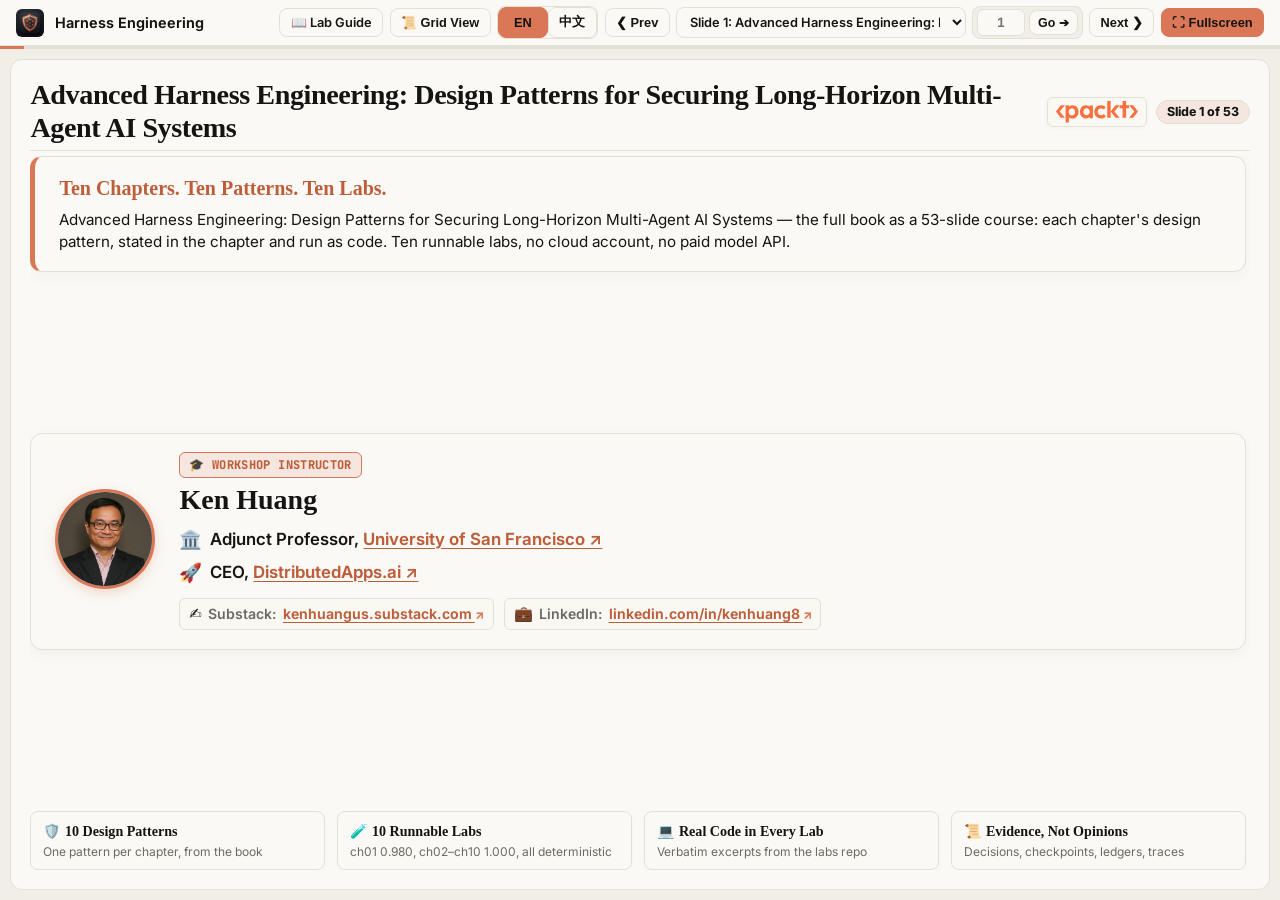
<file: index.html>
<!DOCTYPE html>
<html lang="en">
<head>
<meta charset="UTF-8" />
<meta name="viewport" content="width=device-width, initial-scale=1.0" />
<title>Advanced Harness Engineering: Design Patterns for Securing Long-Horizon Multi-Agent AI Systems — 53 Slides</title>
<meta http-equiv="refresh" content="0; url=slides.html#1" />
<link rel="icon" type="image/svg+xml" href="favicon.svg" />
<style>
body{font-family:Inter,system-ui,sans-serif;background:#F0EEE6;color:#141413;margin:0}
main{max-width:720px;margin:0 auto;padding:4rem 1.5rem;text-align:center}
h1{font-family:Georgia,serif;font-size:2.2rem}
a{color:#D97757;font-weight:700}
.btn{display:inline-block;background:#D97757;color:#141413;padding:.7rem 1.4rem;border-radius:8px;text-decoration:none;margin:.4rem}
</style>
</head>
<body>
<main>
<h1>Advanced Harness Engineering: Design Patterns for Securing Long-Horizon Multi-Agent AI Systems</h1>
<p>53 slides, modeled on the Packt Harness Engineering masterclass deck. Ten chapters, ten design patterns, ten runnable labs from the book by Ken Huang. Every code slide is a verbatim excerpt from the labs repo.</p>
<p><a class="btn" href="slides.html#1">Open the slides →</a> <a class="btn" href="labs.html">Lab Guide →</a></p>
<p>If you are not redirected, open <a href="slides.html#1">slides.html#1</a>.</p>
</main>
</body>
</html>
</file>
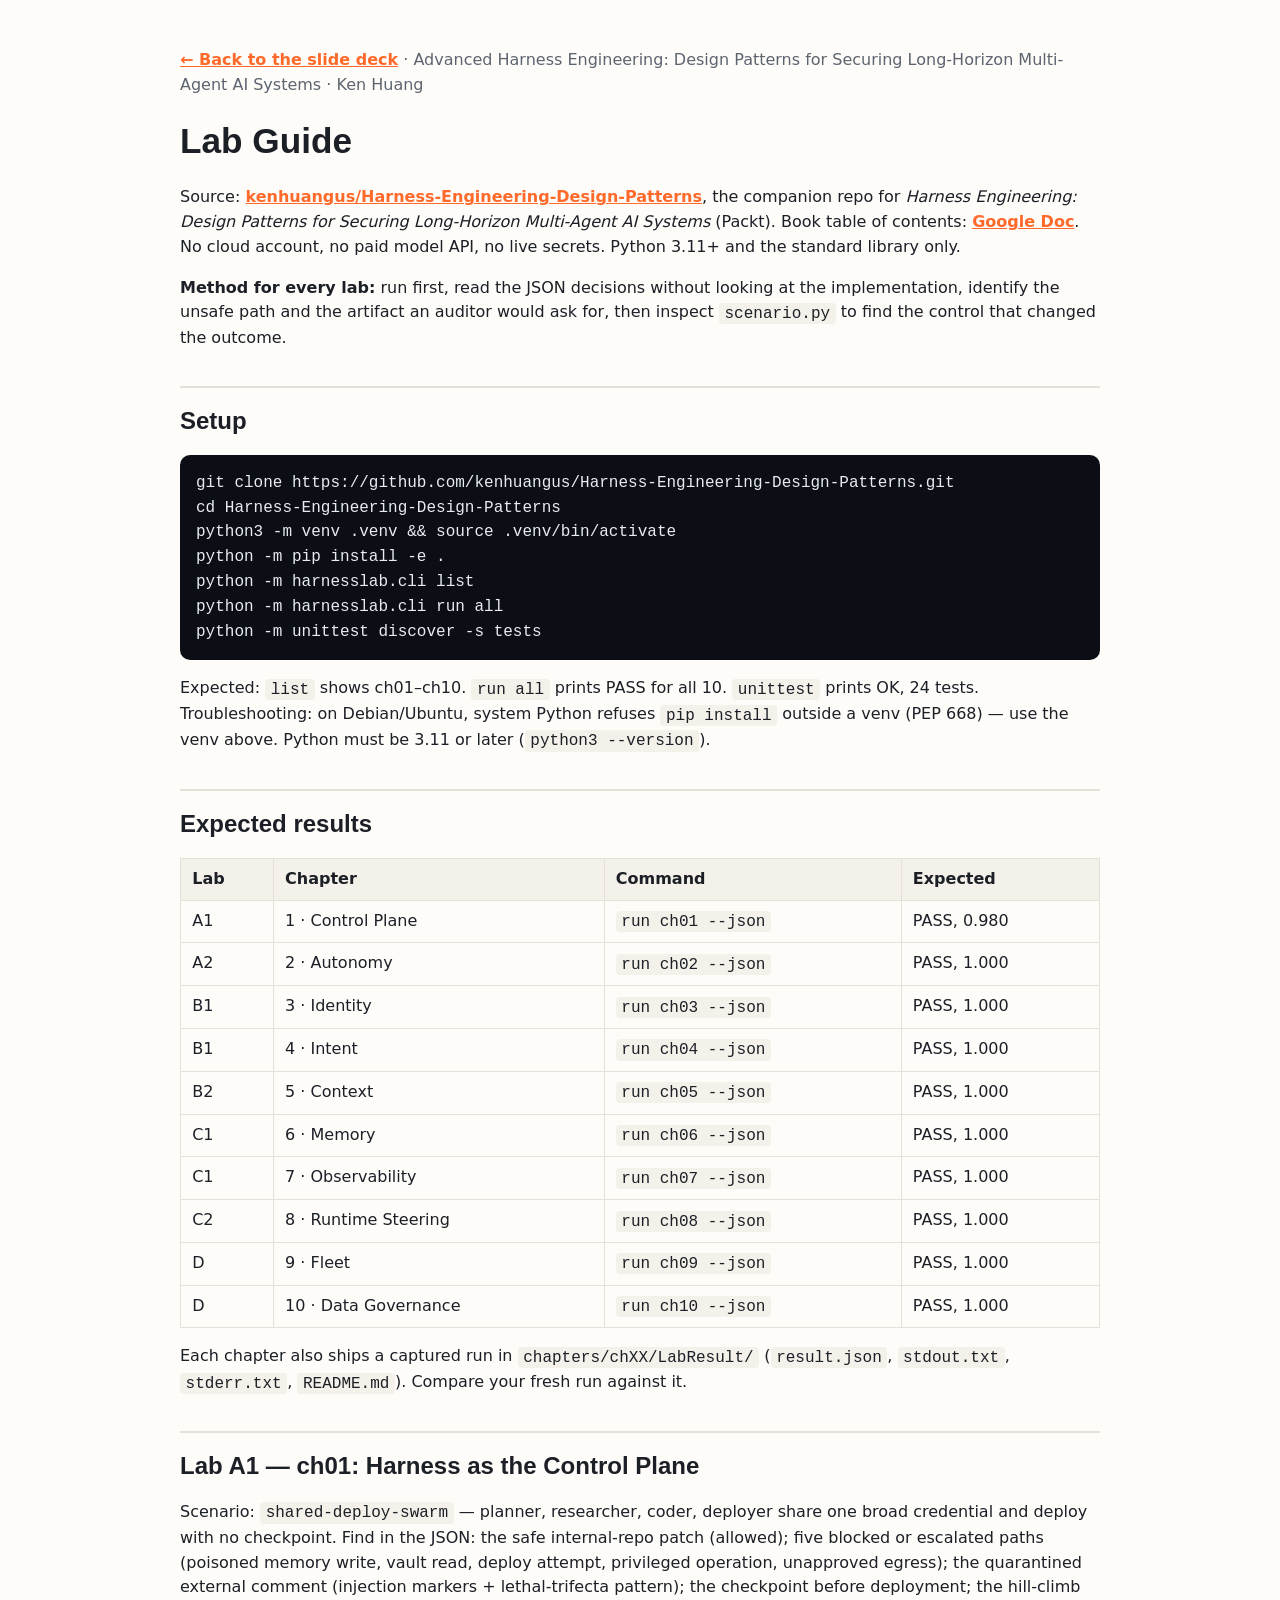
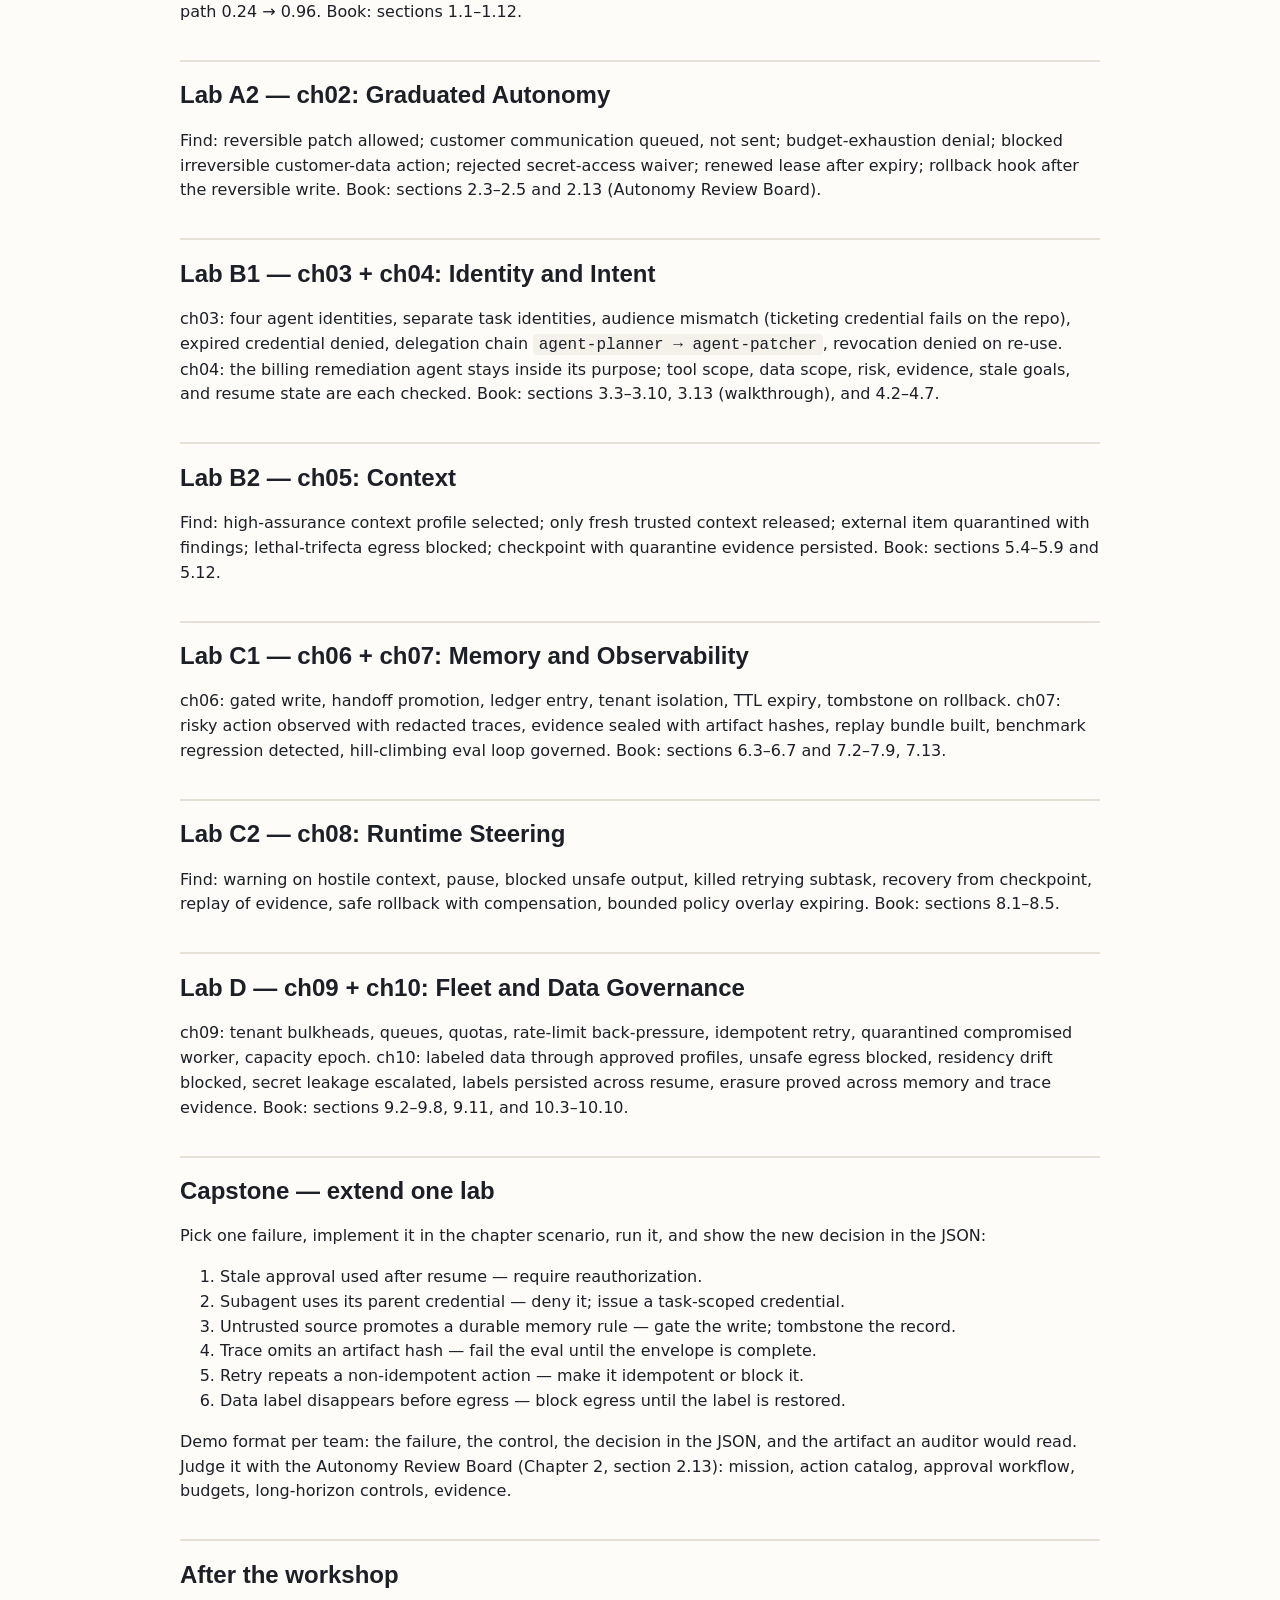
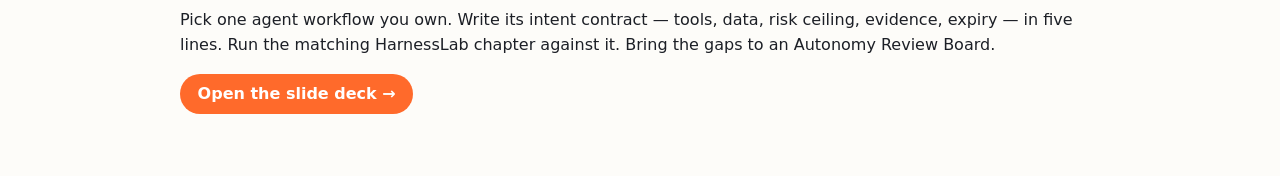
<file: labs.html>
<!DOCTYPE html>
<html lang="en">
<head>
<meta charset="UTF-8" />
<meta name="viewport" content="width=device-width, initial-scale=1.0" />
<title>Advanced Harness Engineering: Design Patterns for Securing Long-Horizon Multi-Agent AI Systems — Lab Guide</title>
<meta name="description" content="Lab guide for Advanced Harness Engineering: Design Patterns for Securing Long-Horizon Multi-Agent AI Systems. Every command, every expected result, and the capstone." />
<link rel="icon" type="image/svg+xml" href="assets/favicon.svg" />
<style>
body{font-family:Inter,system-ui,sans-serif;color:#1c1f26;background:#fdfcf9;line-height:1.55;margin:0}
main{max-width:920px;margin:0 auto;padding:2rem 1.5rem 4rem}
h1,h2,h3{font-family:'Space Grotesk',sans-serif;line-height:1.15}
h1{font-size:2.2rem} h2{font-size:1.5rem;margin-top:2.2rem;border-top:2px solid #e6e1d6;padding-top:1.2rem}
a{color:#ff6a2b;font-weight:600}
code{font-family:ui-monospace,Menlo,Consolas,monospace;background:#f4f1ea;padding:.1rem .35rem;border-radius:4px}
pre{background:#0b0e14;color:#e8ecf2;border-radius:10px;padding:1rem;overflow-x:auto}
pre code{background:none;padding:0}
table{border-collapse:collapse;width:100%;margin:1rem 0}
th,td{border:1px solid #e6e1d6;padding:.5rem .7rem;text-align:left;vertical-align:top}
th{background:#f4f1ea}
.top{color:#5d6470}
.btn{display:inline-block;background:#ff6a2b;color:#fff;padding:.5rem 1.1rem;border-radius:999px;text-decoration:none}
</style>
</head>
<body>
<main>
<p class="top"><a href="index.html">← Back to the slide deck</a> · Advanced Harness Engineering: Design Patterns for Securing Long-Horizon Multi-Agent AI Systems · Ken Huang</p>
<h1>Lab Guide</h1>
<p>Source: <a href="https://github.com/kenhuangus/Harness-Engineering-Design-Patterns">kenhuangus/Harness-Engineering-Design-Patterns</a>, the companion repo for <em>Harness Engineering: Design Patterns for Securing Long-Horizon Multi-Agent AI Systems</em> (Packt). Book table of contents: <a href="https://docs.google.com/document/d/1EtLyxS9EH0MR3WxBwG9lWkU40Lpqr4k4CKhqROGugXo/edit">Google Doc</a>. No cloud account, no paid model API, no live secrets. Python 3.11+ and the standard library only.</p>
<p><strong>Method for every lab:</strong> run first, read the JSON decisions without looking at the implementation, identify the unsafe path and the artifact an auditor would ask for, then inspect <code>scenario.py</code> to find the control that changed the outcome.</p>

<h2>Setup</h2>
<pre><code>git clone https://github.com/kenhuangus/Harness-Engineering-Design-Patterns.git
cd Harness-Engineering-Design-Patterns
python3 -m venv .venv &amp;&amp; source .venv/bin/activate
python -m pip install -e .
python -m harnesslab.cli list
python -m harnesslab.cli run all
python -m unittest discover -s tests</code></pre>
<p>Expected: <code>list</code> shows ch01–ch10. <code>run all</code> prints PASS for all 10. <code>unittest</code> prints OK, 24 tests. Troubleshooting: on Debian/Ubuntu, system Python refuses <code>pip install</code> outside a venv (PEP 668) — use the venv above. Python must be 3.11 or later (<code>python3 --version</code>).</p>

<h2>Expected results</h2>
<table>
<tr><th>Lab</th><th>Chapter</th><th>Command</th><th>Expected</th></tr>
<tr><td>A1</td><td>1 · Control Plane</td><td><code>run ch01 --json</code></td><td>PASS, 0.980</td></tr>
<tr><td>A2</td><td>2 · Autonomy</td><td><code>run ch02 --json</code></td><td>PASS, 1.000</td></tr>
<tr><td>B1</td><td>3 · Identity</td><td><code>run ch03 --json</code></td><td>PASS, 1.000</td></tr>
<tr><td>B1</td><td>4 · Intent</td><td><code>run ch04 --json</code></td><td>PASS, 1.000</td></tr>
<tr><td>B2</td><td>5 · Context</td><td><code>run ch05 --json</code></td><td>PASS, 1.000</td></tr>
<tr><td>C1</td><td>6 · Memory</td><td><code>run ch06 --json</code></td><td>PASS, 1.000</td></tr>
<tr><td>C1</td><td>7 · Observability</td><td><code>run ch07 --json</code></td><td>PASS, 1.000</td></tr>
<tr><td>C2</td><td>8 · Runtime Steering</td><td><code>run ch08 --json</code></td><td>PASS, 1.000</td></tr>
<tr><td>D</td><td>9 · Fleet</td><td><code>run ch09 --json</code></td><td>PASS, 1.000</td></tr>
<tr><td>D</td><td>10 · Data Governance</td><td><code>run ch10 --json</code></td><td>PASS, 1.000</td></tr>
</table>
<p>Each chapter also ships a captured run in <code>chapters/chXX/LabResult/</code> (<code>result.json</code>, <code>stdout.txt</code>, <code>stderr.txt</code>, <code>README.md</code>). Compare your fresh run against it.</p>

<h2>Lab A1 — ch01: Harness as the Control Plane</h2>
<p>Scenario: <code>shared-deploy-swarm</code> — planner, researcher, coder, deployer share one broad credential and deploy with no checkpoint. Find in the JSON: the safe internal-repo patch (allowed); five blocked or escalated paths (poisoned memory write, vault read, deploy attempt, privileged operation, unapproved egress); the quarantined external comment (injection markers + lethal-trifecta pattern); the checkpoint before deployment; the hill-climb path 0.24 → 0.96. Book: sections 1.1–1.12.</p>

<h2>Lab A2 — ch02: Graduated Autonomy</h2>
<p>Find: reversible patch allowed; customer communication queued, not sent; budget-exhaustion denial; blocked irreversible customer-data action; rejected secret-access waiver; renewed lease after expiry; rollback hook after the reversible write. Book: sections 2.3–2.5 and 2.13 (Autonomy Review Board).</p>

<h2>Lab B1 — ch03 + ch04: Identity and Intent</h2>
<p>ch03: four agent identities, separate task identities, audience mismatch (ticketing credential fails on the repo), expired credential denied, delegation chain <code>agent-planner → agent-patcher</code>, revocation denied on re-use. ch04: the billing remediation agent stays inside its purpose; tool scope, data scope, risk, evidence, stale goals, and resume state are each checked. Book: sections 3.3–3.10, 3.13 (walkthrough), and 4.2–4.7.</p>

<h2>Lab B2 — ch05: Context</h2>
<p>Find: high-assurance context profile selected; only fresh trusted context released; external item quarantined with findings; lethal-trifecta egress blocked; checkpoint with quarantine evidence persisted. Book: sections 5.4–5.9 and 5.12.</p>

<h2>Lab C1 — ch06 + ch07: Memory and Observability</h2>
<p>ch06: gated write, handoff promotion, ledger entry, tenant isolation, TTL expiry, tombstone on rollback. ch07: risky action observed with redacted traces, evidence sealed with artifact hashes, replay bundle built, benchmark regression detected, hill-climbing eval loop governed. Book: sections 6.3–6.7 and 7.2–7.9, 7.13.</p>

<h2>Lab C2 — ch08: Runtime Steering</h2>
<p>Find: warning on hostile context, pause, blocked unsafe output, killed retrying subtask, recovery from checkpoint, replay of evidence, safe rollback with compensation, bounded policy overlay expiring. Book: sections 8.1–8.5.</p>

<h2>Lab D — ch09 + ch10: Fleet and Data Governance</h2>
<p>ch09: tenant bulkheads, queues, quotas, rate-limit back-pressure, idempotent retry, quarantined compromised worker, capacity epoch. ch10: labeled data through approved profiles, unsafe egress blocked, residency drift blocked, secret leakage escalated, labels persisted across resume, erasure proved across memory and trace evidence. Book: sections 9.2–9.8, 9.11, and 10.3–10.10.</p>

<h2>Capstone — extend one lab</h2>
<p>Pick one failure, implement it in the chapter scenario, run it, and show the new decision in the JSON:</p>
<ol>
<li>Stale approval used after resume — require reauthorization.</li>
<li>Subagent uses its parent credential — deny it; issue a task-scoped credential.</li>
<li>Untrusted source promotes a durable memory rule — gate the write; tombstone the record.</li>
<li>Trace omits an artifact hash — fail the eval until the envelope is complete.</li>
<li>Retry repeats a non-idempotent action — make it idempotent or block it.</li>
<li>Data label disappears before egress — block egress until the label is restored.</li>
</ol>
<p>Demo format per team: the failure, the control, the decision in the JSON, and the artifact an auditor would read. Judge it with the Autonomy Review Board (Chapter 2, section 2.13): mission, action catalog, approval workflow, budgets, long-horizon controls, evidence.</p>

<h2>After the workshop</h2>
<p>Pick one agent workflow you own. Write its intent contract — tools, data, risk ceiling, evidence, expiry — in five lines. Run the matching HarnessLab chapter against it. Bring the gaps to an Autonomy Review Board.</p>
<p><a class="btn" href="index.html">Open the slide deck →</a></p>
</main>
</body>
</html>
</file>
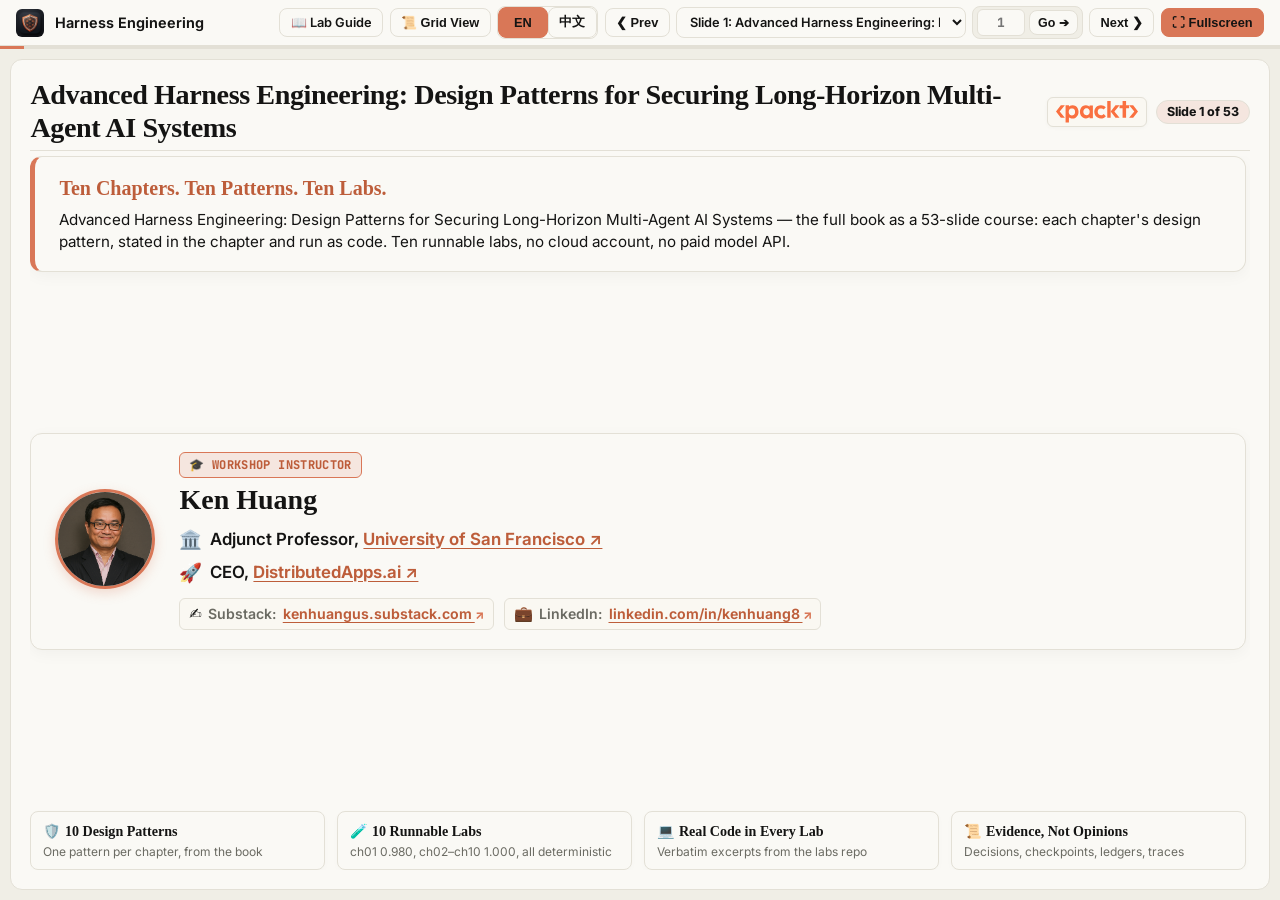
<file: slides.html>
<!DOCTYPE html>
<html lang="en">
<head>
  <meta charset="UTF-8">
  <meta name="viewport" content="width=device-width, initial-scale=1.0">
  <title>Advanced Harness Engineering: Design Patterns for Securing Long-Horizon Multi-Agent AI Systems — 53 Slides</title>
  <link rel="icon" type="image/svg+xml" href="favicon.svg">
  <link rel="icon" type="image/png" sizes="192x192" href="favicon.png">
  <link rel="apple-touch-icon" sizes="180x180" href="favicon.png">
  <link rel="preconnect" href="https://fonts.googleapis.com">
  <link rel="preconnect" href="https://fonts.gstatic.com" crossorigin>
  <link href="https://fonts.googleapis.com/css2?family=Inter:wght@300;400;500;600;700;800;900&family=JetBrains+Mono:wght@400;500;600;700&family=Noto+Sans+SC:wght@400;500;700;900&display=swap" rel="stylesheet">
  <style>
    :root {
      --bg: #F0EEE6;
      --surface: #FAF9F5;
      --surface-alt: #F5E6DF;
      --ink: #141413;
      --ink-muted: #6B6B63;
      --rule: #E3E0D6;
      --accent: #D97757;
      --accent-dk: #BD5D3A;
      --accent-sf: #F5E6DF;
      --code-bg: #1A1A18;
      --code-rule: #333330;
      --font-display: ui-serif, Georgia, "Times New Roman", serif;
      --font-body: -apple-system, "Segoe UI", Inter, system-ui, sans-serif;
      --font-code: ui-monospace, "JetBrains Mono", Menlo, monospace;
    }

    * { box-sizing: border-box; margin: 0; padding: 0; }
    body {
      font-family: var(--font-body);
      background: var(--bg);
      color: var(--ink);
      height: 100vh;
      display: flex;
      flex-direction: column;
      overflow: hidden;
    }

    header {
      height: 46px;
      flex: 0 0 46px;
      background: var(--surface);
      border-bottom: 1px solid var(--rule);
      display: flex;
      justify-content: space-between;
      align-items: center;
      padding: 0 1.0rem;
      z-index: 50;
      gap: 0.75rem;
      overflow-x: auto;
    }
    .header-left { display: flex; align-items: center; gap: 0.7rem; flex: 0 0 auto; }
    .brand-logo {
      width: 30px; height: 30px;
      background: var(--accent-sf); color: var(--ink); border: 1px solid var(--rule);
      border-radius: 8px; font-weight: 800; display: flex; align-items: center; justify-content: center;
      font-size: 0.85rem;
    }
    .brand-title { font-weight: 650; font-size: 0.90rem; white-space: nowrap; }

.lang-switch { display: flex; border: 1px solid var(--rule); border-radius: 8px; overflow: hidden; flex: 0 0 auto; }
    .lang-btn { border: none; border-radius: 0; min-width: 3.1rem; }
    .lang-btn.is-active { background: var(--accent); border-color: var(--accent); }
    body.lang-zh, body.lang-zh .slide-title, body.lang-zh .slide-body, body.lang-zh .slide-select, body.lang-zh .brand-title {
      font-family: "Noto Sans SC", "PingFang SC", "Microsoft YaHei", var(--font-body);
    }
    body.lang-zh .slide-title { letter-spacing: 0; }


    .controls { display: flex; align-items: center; gap: 0.40rem; flex: 0 0 auto; }
    .btn {
      background: var(--surface); border: 1px solid var(--rule); color: var(--ink);
      padding: 0.35rem 0.65rem; border-radius: 8px; font-weight: 600; font-size: 0.80rem;
      cursor: pointer; transition: background-color 0.16s, border-color 0.16s; text-decoration: none;
      white-space: nowrap;
    }
    .btn:hover { background: var(--accent-sf); border-color: var(--accent); }
    .btn:focus-visible, .slide-select:focus-visible, .goto-input:focus-visible { outline: 2px solid var(--accent-dk); outline-offset: 2px; }
    .btn-primary { background: var(--accent); border-color: var(--accent); color: var(--ink); font-weight: 700; }
    .btn-primary:hover { background: var(--accent-sf); border-color: var(--accent-dk); color: var(--ink); }
    
    .goto-group {
      display: flex;
      align-items: center;
      gap: 0.22rem;
      background: var(--bg);
      padding: 0.12rem 0.25rem;
      border-radius: 8px;
      border: 1px solid var(--rule);
    }
    .goto-input {
      width: 48px;
      background: var(--surface);
      color: var(--ink);
      border: 1px solid var(--rule);
      padding: 0.25rem 0.35rem;
      border-radius: 6px;
      font-family: var(--font-code);
      font-size: 0.80rem;
      font-weight: 750;
      text-align: center;
      -moz-appearance: textfield;
    }
    .goto-input::-webkit-outer-spin-button,
    .goto-input::-webkit-inner-spin-button {
      -webkit-appearance: none;
      margin: 0;
    }
    .btn-goto {
      padding: 0.26rem 0.50rem;
      font-weight: 700;
      font-size: 0.78rem;
    }

    select.slide-select {
      background: var(--surface); color: var(--ink); border: 1px solid var(--rule);
      padding: 0.35rem 0.55rem; border-radius: 8px; font-family: var(--font-body);
      font-size: 0.80rem; font-weight: 600;
      max-width: 290px;
    }

    main {
      flex: 1;
      position: relative;
      overflow: hidden;
    }

    .slide-viewport {
      width: 100%; height: 100%;
      display: flex; justify-content: center; align-items: center;
      padding: clamp(0.30rem, 0.8vw, 0.70rem);
    }
    .slide-card {
      width: 100%; max-width: 1380px; height: 100%;
      background: var(--surface); border: 1px solid var(--rule);
      border-radius: 12px; padding: clamp(0.80rem, 1.5vw, 1.40rem); display: flex; flex-direction: column;
      position: relative; overflow: hidden;
    }
    .slide-header {
      display: flex; justify-content: space-between; align-items: center;
      gap: 0.8rem; margin-bottom: 0.35rem; border-bottom: 1px solid var(--rule); padding-bottom: 0.35rem;
      flex: 0 0 auto;
    }
    .slide-title-wrap { min-width: 0; }
    .slide-title {
      font-family: var(--font-display); font-size: clamp(1.40rem, 2.2vw, 1.95rem);
      font-weight: 700; line-height: 1.15; letter-spacing: -0.015em; color: var(--ink);
    }
    .slide-header-right {
      display: flex;
      align-items: center;
      gap: 0.60rem;
      flex: 0 0 auto;
    }
    .packt-logo-link {
      display: inline-flex;
      align-items: center;
      padding: 0.18rem 0.50rem;
      background: #FAF8F2;
      border: 1.2px solid var(--rule);
      border-radius: 6px;
      transition: all 0.16s ease-in-out;
      text-decoration: none;
      box-shadow: 0 1px 4px rgba(0,0,0,0.03);
    }
    .packt-logo-link:hover {
      background: var(--accent-sf);
      border-color: var(--accent);
      transform: translateY(-1px);
    }
    .packt-title-logo {
      height: 22px;
      width: auto;
      display: block;
    }
    .slide-num-badge {
      background: var(--accent-sf); color: var(--ink); border: 1px solid var(--rule);
      padding: 0.22rem 0.60rem; border-radius: 9999px; font-size: 0.78rem; font-weight: 750; white-space: nowrap;
      flex: 0 0 auto;
    }
    .slide-body {
      --fit-scale: 1;
      --slide-body-base-size: 1.30rem;
      flex: 1; min-height: 0; overflow-y: auto; padding-right: 0.20rem;
      font-size: calc(var(--slide-body-base-size) * var(--fit-scale));
      line-height: 1.50; color: var(--ink);
    }

    code {
      font-family: var(--font-code);
      background: var(--accent-sf);
      color: var(--accent-dk);
      padding: 0.08rem 0.32rem;
      border-radius: 4px;
      font-size: 0.90em;
      white-space: nowrap;
      border: 1px solid var(--rule);
    }
    pre code, .tree-block code, .code-editor-body code {
      white-space: pre !important;
      background: transparent !important;
      border: none !important;
      padding: 0 !important;
      color: inherit !important;
    }
    .slide-content-wrapper {
      width: 100%;
      display: block;
    }
    .slide-body > svg, .slide-svg {
      display: block; width: 100% !important; height: auto; max-width: 100%;
      margin: 0.35rem 0 0.65rem 0;
    }

    /* Comparison Table Styling */
    .slide-table {
      width: 100%;
      table-layout: fixed;
      border-collapse: collapse;
      margin: 0.35rem 0 0.60rem 0;
      font-size: 0.88rem;
      background: var(--surface);
      border: 1px solid var(--rule);
      border-radius: 8px;
      overflow: hidden;
      box-shadow: 0 2px 8px rgba(0,0,0,0.03);
    }
    .slide-table th {
      overflow-wrap: break-word;
      background: var(--accent-sf);
      color: var(--ink);
      font-weight: 750;
      text-align: left;
      padding: 0.45rem 0.70rem;
      border-bottom: 1.5px solid var(--rule);
      font-family: var(--font-display);
      font-size: 0.95rem;
    }
    .slide-table td {
      overflow-wrap: break-word;
      padding: 0.40rem 0.70rem;
      border-bottom: 1px solid var(--rule);
      color: var(--ink);
      line-height: 1.38;
      vertical-align: middle;
    }
    .slide-table tr:last-child td {
      border-bottom: none;
    }
    .slide-table tr:nth-child(even) td {
      background: rgba(245, 230, 223, 0.25);
    }

    /* Enhanced Code Slide Layout with Line-Level Highlights */
    .code-slide-container {
      display: grid;
      grid-template-columns: minmax(0, 1.32fr) minmax(0, 1.08fr);
      gap: 1.05rem;
      height: 100%;
      align-items: start;
    }
    @media (max-width: 1020px) {
      .code-slide-container {
        grid-template-columns: 1fr;
        height: auto;
      }
    }

    .code-editor-window {
      background: var(--code-bg);
      border: 1px solid var(--code-rule);
      border-radius: 10px;
      overflow: hidden;
      display: flex;
      flex-direction: column;
      box-shadow: 0 4px 16px rgba(0,0,0,0.14);
      max-height: calc(100vh - 135px);
    }
    .code-editor-header {
      background: #242320;
      border-bottom: 1px solid var(--code-rule);
      padding: 0.40rem 0.75rem;
      display: flex;
      justify-content: space-between;
      align-items: center;
      gap: 0.5rem;
    }
    .code-dots {
      display: flex;
      gap: 5px;
      align-items: center;
    }
    .code-dot {
      width: 9px; height: 9px; border-radius: 50%;
    }
    .dot-red { background: #E06C75; }
    .dot-yellow { background: #E5C07B; }
    .dot-green { background: #98C379; }
    .code-file-tag {
      font-family: var(--font-code);
      font-size: 0.78rem;
      color: #A0A09A;
      font-weight: 500;
      overflow: hidden;
      text-overflow: ellipsis;
      white-space: nowrap;
    }
    .code-lang-tag {
      background: #333330;
      color: #D97757;
      font-family: var(--font-code);
      font-size: 0.70rem;
      padding: 0.12rem 0.45rem;
      border-radius: 4px;
      font-weight: 600;
      text-transform: uppercase;
    }

    .code-block {
      background: var(--code-bg);
      color: #FAF9F5;
      font-family: var(--font-code);
      font-size: 0.86rem;
      line-height: 1.42;
      padding: 0.45rem 0;
      margin: 0;
      overflow-x: auto;
      overflow-y: auto;
    }

    .code-line {
      display: flex;
      align-items: baseline;
      padding: 0.06rem 0.55rem;
      transition: background-color 0.15s;
    }
    .code-line:hover {
      background: rgba(255, 255, 255, 0.04);
    }
    .code-line-hl {
      background: rgba(217, 119, 87, 0.22);
      border-left: 3.5px solid var(--accent);
      padding-left: calc(0.55rem - 3.5px);
    }
    .line-num {
      color: #5C5C56;
      width: 24px;
      flex: 0 0 24px;
      text-align: right;
      margin-right: 8px;
      font-size: 0.78rem;
      user-select: none;
    }
    .code-line-hl .line-num {
      color: var(--accent);
      font-weight: 700;
    }
    .key-badge {
      background: var(--accent);
      color: #FAF9F5;
      font-size: 0.62rem;
      font-weight: 800;
      padding: 0.05rem 0.35rem;
      border-radius: 3px;
      margin-right: 8px;
      letter-spacing: 0.03em;
      user-select: none;
      flex: 0 0 auto;
    }
    .line-code {
      flex: 1;
      white-space: pre;
    }

    /* Syntax Highlighting Colors */
    .tok-kw { color: #E58A6D; font-weight: 600; }
    .tok-str { color: #89CA78; }
    .tok-com { color: #7F7F78; font-style: italic; }
    .tok-dec { color: #E5C07B; font-weight: 600; }
    .tok-typ { color: #61AFEF; font-weight: 600; }
    .tok-fn { color: #61AFEF; font-weight: 600; }
    .tok-cls { color: #E5C07B; font-weight: 700; }

    /* Code Slide Dedicated Concepts Column */
    .code-concepts-column {
      display: flex;
      flex-direction: column;
      gap: 0.60rem;
      overflow-y: auto;
      max-height: calc(100vh - 135px);
      padding-right: 0.20rem;
    }
    .code-concepts-list {
      display: flex;
      flex-direction: column;
      gap: 0.55rem;
    }
    .code-concept-card {
      background: var(--surface);
      border: 1px solid var(--rule);
      border-left: 3.5px solid var(--accent);
      border-radius: 8px;
      padding: 0.65rem 0.90rem;
      box-shadow: 0 1px 4px rgba(0,0,0,0.03);
    }
    .concept-card-head {
      display: flex;
      align-items: center;
      gap: 0.45rem;
      margin-bottom: 0.25rem;
      flex-wrap: wrap;
    }
    .concept-tag {
      background: var(--accent);
      color: #FAF9F5;
      font-size: 0.70rem;
      font-weight: 750;
      padding: 0.10rem 0.42rem;
      border-radius: 4px;
      font-family: var(--font-code);
      letter-spacing: 0.02em;
      white-space: nowrap;
    }
    .concept-name {
      font-family: var(--font-display);
      font-size: 1.02rem;
      font-weight: 700;
      color: var(--ink);
    }
    .concept-card-text {
      font-size: 0.92rem;
      color: var(--ink);
      line-height: 1.42;
    }

    .invariant-card {
      background: var(--surface);
      border: 1px solid var(--rule);
      border-left: 3.5px solid var(--accent-dk);
      border-radius: 8px;
      padding: 0.65rem 0.90rem;
      font-size: 0.88rem;
      color: var(--ink-muted);
      line-height: 1.40;
    }
    .invariant-title {
      font-family: var(--font-display);
      font-size: 1.00rem;
      font-weight: 700;
      color: var(--ink);
      margin-bottom: 0.22rem;
      display: flex;
      align-items: center;
      gap: 0.35rem;
    }

    /* Dedicated Skill Slide Layout */
    .skill-slide-layout {
      display: grid;
      grid-template-columns: minmax(0, 1.0fr) minmax(0, 1.15fr);
      gap: 1.25rem;
      height: 100%;
      align-items: start;
    }
    @media (max-width: 980px) {
      .skill-slide-layout {
        grid-template-columns: 1fr;
        height: auto;
      }
    }
    .skill-meta-card {
      background: var(--surface);
      border: 1.5px solid var(--accent);
      border-radius: 10px;
      padding: 1.10rem;
      display: flex;
      flex-direction: column;
      gap: 0.70rem;
      box-shadow: 0 4px 14px rgba(217, 119, 87, 0.08);
    }
    .skill-meta-badge {
      display: inline-flex;
      align-items: center;
      gap: 0.4rem;
      background: var(--accent-sf);
      color: var(--accent-dk);
      border: 1px solid var(--accent);
      font-family: var(--font-code);
      font-weight: 800;
      font-size: 0.84rem;
      padding: 0.24rem 0.60rem;
      border-radius: 6px;
      width: fit-content;
    }
    .skill-name-heading {
      font-family: var(--font-code);
      font-size: 1.30rem;
      font-weight: 800;
      color: var(--ink);
      word-break: break-all;
    }
    .skill-desc-box {
      background: #FAF8F2;
      border: 1px solid var(--rule);
      border-left: 3.5px solid var(--accent);
      border-radius: 6px;
      padding: 0.70rem 0.90rem;
      font-size: 0.96rem;
      line-height: 1.46;
      color: var(--ink);
    }
    .skill-tools-box {
      display: flex;
      align-items: center;
      gap: 0.5rem;
      font-size: 0.92rem;
      font-weight: 600;
      color: var(--ink);
    }
    .skill-links-box {
      font-size: 0.88rem;
      color: var(--ink-muted);
      margin-top: 0.3rem;
      line-height: 1.46;
      display: flex;
      flex-direction: column;
      gap: 0.38rem;
      border-top: 1px dashed var(--rule);
      padding-top: 0.55rem;
    }
    .skill-details-column {
      display: flex;
      flex-direction: column;
      gap: 0.70rem;
      overflow-y: auto;
      max-height: calc(100vh - 135px);
    }
    .skill-detail-card {
      background: var(--surface);
      border: 1px solid var(--rule);
      border-left: 3.5px solid var(--accent-dk);
      border-radius: 8px;
      padding: 0.75rem 1.00rem;
    }
    .skill-detail-title {
      font-family: var(--font-display);
      font-size: 1.08rem;
      font-weight: 750;
      color: var(--ink);
      margin-bottom: 0.30rem;
      display: flex;
      align-items: center;
      gap: 0.4rem;
    }
    .skill-detail-body {
      font-size: 0.94rem;
      color: var(--ink);
      line-height: 1.44;
    }

    /* Monospace Tree Display for Structure Slides */
    .tree-block {
      background: var(--code-bg);
      color: #FAF9F5;
      font-family: var(--font-code);
      font-size: 0.86rem;
      line-height: 1.44;
      padding: 0.80rem 1.05rem;
      border-radius: 8px;
      border: 1px solid var(--code-rule);
      margin: 0.45rem 0;
      overflow-x: auto;
    }

    /* Visual Hierarchy: Parent vs Sub Bullets */
    .main-bullets { list-style-type: none; padding-left: 0; margin-top: 0.30rem; }
    .main-bullets.dense-columns {
      column-count: 2; column-gap: clamp(1.2rem, 3vw, 2.5rem); column-fill: balance;
    }
    .bullet-group, .primary-bullet, .sub-bullets, .sub-bullet {
      break-inside: avoid; page-break-inside: avoid;
    }
    .primary-bullet {
      font-family: var(--font-display); font-size: 1.04em; font-weight: 650; color: var(--ink);
      margin-top: 0.35em; margin-bottom: 0.18em; position: relative; padding-left: 1.25em; line-height: 1.46;
    }
    .primary-bullet::before {
      content: "◆"; color: var(--accent); font-size: 0.72em; line-height: 1; position: absolute; left: 0; top: 0.18em;
    }
    .sub-bullets {
      list-style-type: none; padding-left: 1.25em; border-left: 2px solid var(--rule);
      margin-left: 0.40em; margin-top: 0.20em; margin-bottom: 0.40em; display: flex; flex-direction: column; gap: 0.22em;
    }
    .sub-bullet {
      font-size: 0.92em; color: var(--ink); margin-bottom: 0.15em; position: relative; padding-left: 1.15em;
      line-height: 1.42;
    }
    .sub-bullet::before {
      content: "›"; position: absolute; left: 0; top: -0.05em; color: var(--accent-dk); font-weight: 900; font-size: 1.25em; line-height: 1;
    }
    .slide-lead-header {
      font-family: var(--font-display);
      font-size: 1.15em;
      font-weight: 750;
      color: var(--accent-dk);
      margin-top: 0.15em;
      margin-bottom: 0.40em;
      letter-spacing: -0.01em;
      display: flex;
      align-items: center;
      gap: 0.4em;
    }

    /* Capstone Slide 83 Two-Column Grid */
    .capstone-layout-grid {
      display: grid;
      grid-template-columns: minmax(0, 1.08fr) minmax(0, 0.92fr);
      gap: 0.90rem;
      height: 100%;
      align-items: stretch;
    }
    @media (max-width: 1040px) {
      .capstone-layout-grid {
        grid-template-columns: 1fr;
        height: auto;
      }
    }
    .capstone-info-card {
      background: var(--surface);
      border: 1.5px solid var(--rule);
      border-radius: 10px;
      overflow: hidden;
      display: flex;
      flex-direction: column;
      box-shadow: 0 3px 12px rgba(0,0,0,0.04);
    }
    .capstone-info-body {
      padding: 0.60rem 0.80rem;
      display: flex;
      flex-direction: column;
      gap: 0.50rem;
      font-size: 0.84rem;
      background: var(--surface);
      flex: 1;
    }
    .capstone-section {
      display: flex;
      flex-direction: column;
      gap: 0.22rem;
    }
    .capstone-section-title {
      font-family: var(--font-display);
      font-size: 0.84rem;
      font-weight: 750;
      color: var(--accent-dk);
    }
    .capstone-cmd-box {
      background: #FAF8F2;
      border: 1px solid var(--rule);
      border-radius: 6px;
      padding: 0.35rem 0.55rem;
      display: flex;
      flex-direction: column;
      gap: 0.22rem;
      font-size: 0.77rem;
    }
    .capstone-cmd-box code {
      font-size: 0.78rem;
      padding: 0.08rem 0.28rem;
    }
    .cmd-note {
      color: var(--ink-muted);
      font-size: 0.75rem;
      margin-left: 0.25rem;
    }
    .capstone-providers-grid {
      display: grid;
      grid-template-columns: 1fr 1fr;
      gap: 0.25rem;
      font-size: 0.75rem;
    }
    .provider-pill {
      background: #FAF8F2;
      border: 1px solid var(--rule);
      border-radius: 5px;
      padding: 0.22rem 0.40rem;
      line-height: 1.25;
    }
    .capstone-text-desc {
      font-size: 0.78rem;
      line-height: 1.38;
      color: var(--ink);
      background: #FAF8F2;
      border: 1px solid var(--rule);
      border-radius: 6px;
      padding: 0.35rem 0.55rem;
    }

    /* Slide 3 Course Master Map: Two-Column Part 1 (Left) & Part 2 (Right) */
    .course-map-slide-wrap {
      width: 100%;
      height: 100%;
      display: flex;
      flex-direction: column;
      gap: 0.65rem;
    }
    .course-map-columns-grid {
      display: grid;
      grid-template-columns: 1fr 1fr;
      gap: 1.10rem;
      flex: 1;
      align-items: stretch;
    }
    .course-map-part-col {
      background: var(--surface);
      border: 1.5px solid var(--rule);
      border-radius: 8px;
      padding: 0.85rem 1.15rem;
      display: flex;
      flex-direction: column;
      box-shadow: 0 2px 8px rgba(0,0,0,0.03);
    }
    .course-map-part-header {
      font-family: var(--font-display);
      font-size: 1.12rem;
      font-weight: 800;
      color: var(--accent-dk);
      letter-spacing: -0.01em;
      margin-bottom: 0.65rem;
      padding-bottom: 0.40rem;
      border-bottom: 1.5px solid var(--rule);
      display: flex;
      align-items: center;
      gap: 0.45rem;
    }
    .course-map-module-list {
      list-style: none;
      padding: 0;
      margin: 0;
      display: flex;
      flex-direction: column;
      gap: 0.55rem;
      font-size: 1.02rem;
      color: var(--ink);
    }
    .course-map-module-list li {
      display: flex;
      align-items: baseline;
      gap: 0.55rem;
      line-height: 1.40;
    }
    .course-map-module-list .mod-bullet {
      color: var(--accent);
      font-size: 0.75rem;
      flex-shrink: 0;
    }

    /* Reference Slide with Two-Table Layout (Links Table + Screenshot Table) */
    .reference-tables-grid {
      display: grid;
      grid-template-columns: minmax(0, 1.28fr) minmax(0, 1.02fr);
      gap: 1.10rem;
      height: 100%;
      align-items: start;
    }
    @media (max-width: 1040px) {
      .reference-tables-grid {
        grid-template-columns: 1fr;
        height: auto;
      }
    }
    .ref-table-card {
      background: var(--surface);
      border: 1.5px solid var(--rule);
      border-radius: 10px;
      overflow: hidden;
      display: flex;
      flex-direction: column;
      box-shadow: 0 3px 12px rgba(0,0,0,0.04);
    }
    .ref-table-card-header {
      background: var(--accent-sf);
      color: var(--ink);
      font-family: var(--font-display);
      font-weight: 750;
      font-size: 1.02rem;
      padding: 0.50rem 0.85rem;
      border-bottom: 1.5px solid var(--rule);
      display: flex;
      align-items: center;
      gap: 0.40rem;
    }
    .ref-table {
      width: 100%;
      border-collapse: collapse;
      margin: 0 !important;
      background: var(--surface);
    }
    .ref-table th {
      background: #F0EEE6;
      color: var(--ink);
      font-weight: 750;
      text-align: left;
      padding: 0.45rem 0.70rem;
      border-bottom: 1.5px solid var(--rule);
      font-size: 0.88rem;
    }
    .ref-table td {
      padding: 0.45rem 0.70rem;
      border-bottom: 1px solid var(--rule);
      font-size: 0.86rem;
      line-height: 1.38;
      vertical-align: middle;
    }
    .ref-table tr:last-child td {
      border-bottom: none;
    }
    .ref-table tr:nth-child(even) td {
      background: rgba(245, 230, 223, 0.22);
    }
    .book-screenshot-link {
      display: flex;
      flex-direction: column;
      align-items: center;
      background: var(--surface);
      border: 1px solid var(--rule);
      border-radius: 8px;
      padding: 0.45rem;
      text-decoration: none;
      box-shadow: 0 3px 12px rgba(0,0,0,0.06);
      transition: transform 0.18s, border-color 0.18s, box-shadow 0.18s;
      max-height: calc(100vh - 170px);
    }
    .book-screenshot-link:hover {
      transform: translateY(-2px);
      border-color: var(--accent);
      box-shadow: 0 6px 20px rgba(217, 119, 87, 0.18);
    }
    .book-screenshot-img {
      max-width: 100%;
      max-height: calc(100vh - 220px);
      height: auto;
      border-radius: 6px;
      border: 1px solid var(--rule);
      object-fit: contain;
    }
    .book-screenshot-badge {
      margin-top: 0.40rem;
      font-size: 0.80rem;
      font-weight: 750;
      color: var(--accent-dk);
      display: flex;
      align-items: center;
      gap: 0.30rem;
    }

    /* Instructor Slide with 8-Book Gallery Grid */
    .instructor-slide-grid {
      display: grid;
      grid-template-columns: minmax(0, 1.02fr) minmax(0, 1.25fr);
      gap: 1.25rem;
      height: 100%;
      align-items: start;
    }
    @media (max-width: 1040px) {
      .instructor-slide-grid {
        grid-template-columns: 1fr;
        height: auto;
      }
    }
    .instructor-info-col {
      display: flex;
      flex-direction: column;
      gap: 0.60rem;
      min-width: 0;
    }
    .instructor-info-col .main-bullets,
    .instructor-info-col .main-bullets.dense-columns,
    .instructor-info-col .bullet-list {
      columns: 1 !important;
      column-gap: 0 !important;
      display: flex;
      flex-direction: column;
      gap: 0.45rem;
      font-size: 0.98rem;
    }
    .instructor-info-col .primary-bullet {
      line-height: 1.50;
      margin-bottom: 0.25rem;
    }
    .author-books-card {
      background: var(--surface);
      border: 1.5px solid var(--rule);
      border-radius: 10px;
      overflow: hidden;
      display: flex;
      flex-direction: column;
      box-shadow: 0 3px 12px rgba(0,0,0,0.04);
    }
    .author-books-header {
      background: var(--accent-sf);
      color: var(--ink);
      font-family: var(--font-display);
      font-weight: 750;
      font-size: 0.88rem;
      padding: 0.45rem 0.80rem;
      border-bottom: 1.5px solid var(--rule);
      display: flex;
      justify-content: space-between;
      align-items: center;
      gap: 0.50rem;
      white-space: nowrap;
    }
    .author-books-header a {
      font-family: var(--font-body);
      font-size: 0.76rem;
      font-weight: 750;
      color: var(--accent-dk);
      text-decoration: underline;
      white-space: nowrap;
      flex-shrink: 0;
    }

    /* Slide 1 Hero & Instructor Cover Layout */
    .slide-1-container {
      width: 100%;
      height: 100%;
      display: flex;
      flex-direction: column;
      justify-content: space-between;
      gap: 0.85rem;
    }
    .slide-1-hero-card {
      background: var(--surface);
      border: 1.5px solid var(--rule);
      border-left: 5px solid var(--accent);
      border-radius: 12px;
      padding: 1.10rem 1.50rem;
      box-shadow: 0 4px 16px rgba(0,0,0,0.04);
      display: flex;
      flex-direction: column;
      gap: 0.45rem;
    }
    .slide-1-hero-tagline {
      font-family: var(--font-display);
      font-size: 1.25rem;
      font-weight: 700;
      color: var(--accent-dk);
      line-height: 1.35;
    }
    .slide-1-hero-desc {
      font-size: 0.95rem;
      color: var(--ink);
      line-height: 1.45;
    }
    .slide-1-instructor-card {
      background: var(--surface);
      border: 1.5px solid var(--rule);
      border-radius: 12px;
      padding: 1.15rem 1.50rem;
      display: flex;
      align-items: center;
      gap: 1.50rem;
      box-shadow: 0 4px 16px rgba(0,0,0,0.04);
    }
    .slide-1-avatar-wrap {
      position: relative;
      flex-shrink: 0;
    }
    .slide-1-avatar-img {
      width: 100px;
      height: 100px;
      border-radius: 50%;
      object-fit: cover;
      border: 3px solid var(--accent);
      box-shadow: 0 4px 12px rgba(217, 119, 87, 0.25);
      background: var(--surface-alt);
    }
    .slide-1-instructor-info {
      display: flex;
      flex-direction: column;
      gap: 0.35rem;
      flex: 1;
    }
    .slide-1-instructor-badge {
      display: inline-flex;
      align-items: center;
      gap: 0.35rem;
      background: var(--accent-sf);
      color: var(--accent-dk);
      border: 1px solid var(--accent);
      font-family: var(--font-code);
      font-size: 0.75rem;
      font-weight: 750;
      padding: 0.18rem 0.55rem;
      border-radius: 6px;
      width: fit-content;
      text-transform: uppercase;
      letter-spacing: 0.03em;
    }
    .slide-1-instructor-name {
      font-family: var(--font-display);
      font-size: 1.75rem;
      font-weight: 800;
      color: var(--ink);
      line-height: 1.15;
    }
    .slide-1-instructor-titles {
      display: flex;
      flex-direction: column;
      gap: 0.35rem;
      margin-top: 0.25rem;
    }
    .slide-1-title-item {
      display: flex;
      align-items: center;
      gap: 0.50rem;
      font-size: 1.05rem;
      font-weight: 600;
      color: var(--ink);
    }
    .slide-1-title-item .title-icon {
      font-size: 1.15rem;
      flex-shrink: 0;
    }
    .slide-1-org-link {
      color: var(--accent-dk);
      font-weight: 750;
      text-decoration: underline;
      text-underline-offset: 3px;
      transition: color 0.15s ease-in-out;
    }
    .slide-1-org-link:hover {
      color: var(--accent);
    }
    .slide-1-social-links {
      display: flex;
      align-items: center;
      gap: 0.65rem;
      margin-top: 0.35rem;
      flex-wrap: wrap;
    }
    .slide-1-social-pill {
      display: inline-flex;
      align-items: center;
      gap: 0.40rem;
      background: #FAF8F2;
      border: 1px solid var(--rule);
      border-radius: 6px;
      padding: 0.25rem 0.55rem;
      font-size: 0.88rem;
      color: var(--ink);
    }
    .slide-1-social-pill .social-icon {
      font-size: 0.95rem;
    }
    .slide-1-social-pill .social-label {
      font-weight: 600;
      color: var(--ink-muted);
    }
    .slide-1-social-link {
      color: var(--accent-dk);
      font-weight: 750;
      text-decoration: underline;
      text-underline-offset: 2.5px;
      transition: color 0.15s ease-in-out;
    }
    .slide-1-social-link:hover {
      color: var(--accent);
    }
    .slide-1-social-link .ext-arrow {
      color: var(--accent);
      font-weight: 800;
      font-size: 0.85em;
      text-decoration: none;
      display: inline-block;
    }
    .slide-1-pillars-row {
      display: grid;
      grid-template-columns: repeat(4, 1fr);
      gap: 0.75rem;
    }
    @media (max-width: 900px) {
      .slide-1-pillars-row {
        grid-template-columns: repeat(2, 1fr);
      }
      .slide-1-instructor-card {
        flex-direction: column;
        text-align: center;
        align-items: center;
      }
      .slide-1-instructor-badge {
        margin: 0 auto;
      }
      .slide-1-title-item {
        justify-content: center;
      }
    }
    .slide-1-pillar-pill {
      background: var(--surface);
      border: 1px solid var(--rule);
      border-radius: 8px;
      padding: 0.55rem 0.75rem;
      display: flex;
      flex-direction: column;
      gap: 0.15rem;
      box-shadow: 0 2px 6px rgba(0,0,0,0.02);
    }
    .slide-1-pillar-title {
      font-family: var(--font-display);
      font-size: 0.88rem;
      font-weight: 750;
      color: var(--ink);
      display: flex;
      align-items: center;
      gap: 0.35rem;
    }
    .slide-1-pillar-desc {
      font-size: 0.75rem;
      color: var(--ink-muted);
      line-height: 1.30;
    }
    .books-gallery-grid {
      display: grid;
      grid-template-columns: repeat(6, 1fr);
      gap: 0.40rem;
      padding: 0.50rem;
      background: #FAF8F2;
    }
    .book-item-card {
      display: flex;
      flex-direction: column;
      align-items: center;
      background: var(--surface);
      border: 1px solid var(--rule);
      border-radius: 6px;
      padding: 0.25rem 0.20rem;
      text-decoration: none;
      box-shadow: 0 2px 6px rgba(0,0,0,0.04);
      transition: transform 0.16s, border-color 0.16s, box-shadow 0.16s;
    }
    .book-item-card:hover {
      transform: translateY(-2px);
      border-color: var(--accent);
      box-shadow: 0 4px 12px rgba(217, 119, 87, 0.18);
    }
    .book-cover-img {
      width: 100%;
      height: clamp(80px, 11.5vh, 115px);
      object-fit: contain;
      border-radius: 4px;
      border: 0.5px solid var(--rule);
    }
    .book-item-title {
      font-size: 0.58rem;
      font-weight: 700;
      color: var(--ink);
      text-align: center;
      line-height: 1.15;
      margin-top: 0.20rem;
      white-space: nowrap;
      overflow: hidden;
      text-overflow: ellipsis;
      width: 100%;
      display: block;
    }
    .book-publisher-tag {
      font-size: 0.48rem;
      font-weight: 800;
      color: var(--accent-dk);
      background: var(--accent-sf);
      padding: 0.05rem 0.20rem;
      border-radius: 3px;
      margin-top: 0.12rem;
      text-transform: uppercase;
      letter-spacing: 0.02em;
      white-space: nowrap;
      line-height: 1.1;
    }

    .slide-body a {
      color: var(--accent-dk);
      font-weight: 650;
      text-decoration: underline;
      word-break: normal;
      overflow-wrap: break-word;
    }
    .slide-body a:hover { color: var(--accent); }

    code {
      background: var(--accent-sf); border: 1px solid var(--rule);
      color: var(--ink); padding: 0.1rem 0.35rem; border-radius: 5px;
      font-family: var(--font-code); font-size: 0.88em; font-weight: 600;
      overflow-wrap: anywhere;
    }

    /* Slide 3: Course Core Thesis (Traditional SE vs Harness Engineering) */
    .thesis-slide-wrap {
      width: 100%;
      height: 100%;
      display: flex;
      flex-direction: column;
      gap: 0.45rem;
    }
    .thesis-grid {
      display: grid;
      grid-template-columns: 1fr 1fr;
      gap: 0.85rem;
      flex: 1;
      align-items: stretch;
    }
    @media (max-width: 1040px) {
      .thesis-grid {
        grid-template-columns: 1fr;
        height: auto;
      }
    }
    .thesis-card {
      background: var(--surface);
      border: 1.5px solid var(--rule);
      border-radius: 9px;
      overflow: hidden;
      display: flex;
      flex-direction: column;
      box-shadow: 0 2px 8px rgba(0,0,0,0.03);
    }
    .thesis-card.trad-card {
      border-top: 3.5px solid #2563eb;
    }
    .thesis-card.harn-card {
      border-top: 3.5px solid #059669;
    }
    .thesis-card-header {
      padding: 0.40rem 0.75rem;
      display: flex;
      align-items: center;
      gap: 0.45rem;
      border-bottom: 1.5px solid var(--rule);
    }
    .thesis-card-header.trad-header {
      background: #F0F5FE;
    }
    .thesis-card-header.harn-header {
      background: #E8F8F2;
    }
    .thesis-icon {
      font-size: 1.15rem;
      line-height: 1;
      flex-shrink: 0;
    }
    .thesis-title {
      font-family: var(--font-display);
      font-size: 0.94rem;
      font-weight: 800;
      color: var(--ink);
      line-height: 1.20;
    }
    .thesis-subtitle {
      font-size: 0.72rem;
      color: var(--ink-muted);
      font-weight: 500;
      margin-top: 0.05rem;
    }
    .thesis-badge {
      margin-left: auto;
      font-size: 0.62rem;
      font-weight: 800;
      padding: 0.10rem 0.38rem;
      border-radius: 4px;
      letter-spacing: 0.02em;
      white-space: nowrap;
      flex-shrink: 0;
    }
    .thesis-badge.trad-badge {
      background: #DBEAFE;
      color: #1e40af;
      border: 1px solid #bfdbfe;
    }
    .thesis-badge.harn-badge {
      background: #D1FAE5;
      color: #065F46;
      border: 1px solid #a7f3d0;
    }
    .thesis-card-body {
      padding: 0.45rem 0.70rem;
      display: flex;
      flex-direction: column;
      gap: 0.35rem;
      flex: 1;
      font-size: 0.82rem;
      line-height: 1.38;
      color: var(--ink);
      background: var(--surface);
    }
    .thesis-point {
      background: #FAF8F2;
      border: 1px solid var(--rule);
      border-radius: 5px;
      padding: 0.32rem 0.55rem;
      line-height: 1.34;
      font-size: 0.79rem;
    }
    .trad-card .thesis-point {
      border-left: 3px solid #3b82f6;
    }
    .harn-card .thesis-point {
      border-left: 3px solid #10b981;
    }

    /* Slide 6: Universal Environment Setup & Command Blocks with Copy Buttons */
    .setup-slide-grid {
      display: grid;
      grid-template-columns: minmax(0, 0.86fr) minmax(0, 1.54fr);
      gap: 1.00rem;
      height: auto;
      align-items: start;
    }
    @media (max-width: 1040px) {
      .setup-slide-grid {
        grid-template-columns: 1fr;
        height: auto;
      }
    }
    .setup-left-col {
      display: flex;
      flex-direction: column;
      gap: 0.50rem;
      min-height: 0;
    }
    .failure-mode-card {
      background: var(--surface);
      border: 1.5px solid var(--rule);
      border-radius: 10px;
      overflow: hidden;
      display: flex;
      flex-direction: column;
      box-shadow: 0 3px 12px rgba(0,0,0,0.04);
    }
    .failure-mode-header {
      background: var(--accent-sf);
      color: var(--ink);
      font-family: var(--font-display);
      font-weight: 750;
      font-size: 1.08em;
      padding: 0.50em 0.80em;
      border-bottom: 1.5px solid var(--rule);
      display: flex;
      align-items: center;
      gap: 0.40rem;
    }
    .failure-mode-body {
      padding: 0.70em 0.85em;
      display: flex;
      flex-direction: column;
      gap: 0.55em;
      font-size: 0.98em;
      color: var(--ink);
      flex: 1;
    }
    .failure-hazard-box {
      background: #FFF5F2;
      border: 1px solid #F5C6BA;
      border-left: 3.5px solid #E06C75;
      border-radius: 6px;
      padding: 0.40rem 0.60rem;
      display: flex;
      flex-direction: column;
      gap: 0.22rem;
    }
    .hazard-title {
      font-weight: 750;
      color: #BD5D3A;
      font-size: 0.82rem;
    }
    .hazard-list {
      list-style-type: none;
      padding-left: 0;
      margin: 0;
      display: flex;
      flex-direction: column;
      gap: 0.18rem;
      font-size: 0.80rem;
    }
    .hazard-list li {
      position: relative;
      padding-left: 1.1rem;
      line-height: 1.32;
    }
    .hazard-list li::before {
      content: "⚠️";
      position: absolute;
      left: 0;
      font-size: 0.72rem;
      top: 0.05rem;
    }
    .defense-box {
      background: #FAF8F2;
      border: 1px solid var(--rule);
      border-left: 3.5px solid #059669;
      border-radius: 6px;
      padding: 0.40rem 0.60rem;
      font-size: 0.80rem;
      line-height: 1.38;
    }
    .defense-title {
      font-weight: 750;
      color: #059669;
      margin-bottom: 0.18rem;
      font-size: 0.82rem;
    }
    .setup-links-box {
      font-size: 0.96em;
      color: var(--ink-muted);
      line-height: 1.42;
      display: flex;
      flex-direction: column;
      gap: 0.55em;
      border-top: none;
      padding-top: 0;
    }
    .setup-links-box a {
      color: var(--accent-dk);
      font-weight: 650;
      text-decoration: underline;
      word-break: normal;
      overflow-wrap: break-word;
      hyphens: none;
    }
    .setup-links-box a:hover {
      color: var(--accent);
    }
    .setup-right-col {
      display: flex;
      flex-direction: column;
      gap: 0.45rem;
    }
    .setup-steps-container {
      background: var(--surface);
      border: 1.5px solid var(--rule);
      border-radius: 10px;
      padding: 0.70em 0.85em;
      display: flex;
      flex-direction: column;
      gap: 0.50em;
      box-shadow: 0 3px 12px rgba(0,0,0,0.04);
    }
    .setup-steps-header {
      display: flex;
      justify-content: space-between;
      align-items: baseline;
      gap: 0.5rem;
      border-bottom: 1.5px solid var(--rule);
      padding-bottom: 0.38em;
      flex-wrap: wrap;
    }
    .setup-steps-header span:first-child {
      font-family: var(--font-display);
      font-weight: 750;
      font-size: 1.10em;
      color: var(--accent-dk);
    }
    .setup-steps-sub {
      font-size: 0.84em;
      color: var(--ink-muted);
      font-weight: 500;
    }
    .cmd-step-card {
      background: #FAF8F2;
      border: 1px solid var(--rule);
      border-left: 3.5px solid var(--accent);
      border-radius: 7px;
      padding: 0.42em 0.62em;
      display: flex;
      flex-direction: column;
      gap: 0.24em;
    }
    .cmd-step-head {
      display: flex;
      justify-content: space-between;
      align-items: center;
      gap: 0.4rem;
    }
    .cmd-step-title {
      font-family: var(--font-display);
      font-size: 1.02em;
      font-weight: 750;
      color: var(--ink);
    }
    .cmd-step-badge {
      font-size: 0.78em;
      font-weight: 750;
      color: var(--accent-dk);
      background: var(--accent-sf);
      border: 1px solid var(--rule);
      padding: 0.08em 0.34em;
      border-radius: 4px;
      white-space: nowrap;
    }
    .cmd-step-desc {
      font-size: 0.90em;
      color: var(--ink-muted);
      line-height: 1.34;
    }
    .cmd-code-row {
      display: flex;
      align-items: center;
      background: var(--code-bg);
      border: 1px solid var(--code-rule);
      border-radius: 5px;
      padding: 0.32em 0.55em;
      gap: 0.45rem;
      position: relative;
    }
    .cmd-code-prompt {
      color: #D97757;
      font-family: var(--font-code);
      font-size: 0.84em;
      font-weight: 750;
      user-select: none;
      flex-shrink: 0;
    }
    .cmd-code-text {
      flex: 1;
      font-family: var(--font-code) !important;
      font-size: 0.84em !important;
      color: #FAF9F5 !important;
      background: transparent !important;
      border: none !important;
      padding: 0 !important;
      white-space: nowrap !important;
      word-break: normal;
      overflow-x: auto;
      line-height: 1.30;
    }
    .cmd-copy-btn {
      background: #2D2C28;
      color: #FAF9F5;
      border: 1px solid #444440;
      border-radius: 4px;
      padding: 0.22em 0.50em;
      font-family: var(--font-code);
      font-size: 0.80em;
      font-weight: 650;
      cursor: pointer;
      display: inline-flex;
      align-items: center;
      gap: 0.22rem;
      transition: all 0.16s ease;
      user-select: none;
      flex-shrink: 0;
      line-height: 1.2;
    }
    .cmd-copy-btn:hover {
      background: var(--accent);
      border-color: var(--accent);
      color: #FAF9F5;
      transform: translateY(-1px);
    }
    .cmd-copy-btn:active {
      transform: translateY(0);
    }
    .cmd-copy-btn.copied {
      background: #2e7d32 !important;
      border-color: #4caf50 !important;
      color: #ffffff !important;
    }
    .copy-icon {
      font-size: 0.84em;
      line-height: 1;
    }
    .os-cmd-group {
      display: flex;
      flex-direction: column;
      gap: 0.22em;
      margin-top: 0.12em;
    }
    .os-cmd-label {
      font-size: 0.84em;
      font-weight: 700;
      color: var(--ink);
    }
    .memory-slide-wrap {
      display: flex;
      flex-direction: column;
      gap: 0.55rem;
      width: 100%;
      height: 100%;
    }
    .memory-grid-container {
      display: grid;
      grid-template-columns: 1fr 1fr;
      gap: 0.75rem;
      flex: 1;
      min-height: 0;
    }
    .memory-card {
      background: var(--surface);
      border: 1.5px solid var(--rule);
      border-radius: 9px;
      display: flex;
      flex-direction: column;
      overflow: hidden;
      box-shadow: 0 2px 6px rgba(0,0,0,0.03);
    }
    .memory-card-header {
      padding: 0.40rem 0.70rem;
      display: flex;
      justify-content: space-between;
      align-items: center;
      font-family: var(--font-display);
      font-size: 0.84rem;
    }
    .memory-card-body {
      padding: 0.55rem 0.70rem;
      flex: 1;
      display: flex;
      flex-direction: column;
      justify-content: space-between;
      overflow-y: auto;
    }
    .memory-comp-table th, .memory-comp-table td {
      border: 1px solid var(--rule);
      padding: 0.25rem 0.45rem;
      font-size: 0.76rem;
      line-height: 1.30;
    }

    .grid-viewport {
      width: 100%; height: 100%; overflow-y: auto; padding: clamp(1rem, 2.5vw, 1.8rem);
      display: grid; grid-template-columns: repeat(auto-fit, minmax(340px, 1fr)); gap: 1rem;
    }
    .grid-slide-card {
      background: var(--surface); border: 1px solid var(--rule);
      border-radius: 10px; padding: 1.15rem; height: 260px; display: flex; flex-direction: column;
      cursor: pointer; transition: border-color 0.16s, background-color 0.16s;
    }
    .grid-slide-card:hover { background: var(--accent-sf); border-color: var(--accent); }
    .grid-slide-title {
      font-family: var(--font-display); font-size: 1.1rem; line-height: 1.15;
      font-weight: 650; margin-bottom: 0.45rem; color: var(--ink);
    }
    .grid-slide-body { flex: 1; overflow: hidden; font-size: 0.8rem; line-height: 1.45; color: var(--ink-muted); }

    .progress-bar { height: 3px; background: var(--rule); width: 100%; }
    .progress-fill { height: 100%; background: var(--accent); width: 0%; transition: width 0.3s; }

    @media (max-width: 980px) {
      header { padding: 0 0.6rem; }
      .brand-title { display: none; }
      select.slide-select { max-width: 200px; }
    }
    @media (max-width: 640px) {
      .goto-input, select.slide-select { display: none; }
      header { gap: 0.4rem; padding: 0 0.5rem; }
    }
  </style>
</head>
<body>

  <header>
    <div class="header-left">
      <img src="assets/images/harness_app_icon.png" alt="Harness Engineering Logo" style="width:28px; height:28px; border-radius:6px; object-fit:cover; display:inline-block;" />
      <div id="brand-title" class="brand-title">Harness Engineering</div>
    </div>
    <div class="controls">
      <a href="labs.html" id="btn-home" class="btn">📖 Lab Guide</a>
      <button id="btn-grid" class="btn" onclick="toggleMode()"><span id="mode-icon">📜</span> <span id="mode-text">Grid View</span></button>
            <div class="lang-switch" role="group" aria-label="Language">
        <button type="button" id="btn-lang-en" class="btn lang-btn is-active" onclick="setSlideLang('en')">EN</button>
        <button type="button" id="btn-lang-zh" class="btn lang-btn" onclick="setSlideLang('zh')">中文</button>
      </div>
      <button id="btn-prev" class="btn" onclick="prevSlide()">❮ Prev</button>
      <select id="slide-select" class="slide-select" onchange="goToSlide(this.value)"></select>
      <div class="goto-group">
        <input type="number" id="goto-input" min="1" max="53" placeholder="#" class="goto-input" title="Enter slide number (1-53)" onkeydown="if(event.key==='Enter') jumpToEnteredSlide()">
        <button id="btn-goto" class="btn btn-goto" onclick="jumpToEnteredSlide()" title="Jump to entered slide number">Go ➔</button>
      </div>
      <button id="btn-next" class="btn" onclick="nextSlide()">Next ❯</button>
      <button id="btn-fullscreen" class="btn btn-primary" onclick="toggleFullscreen()">⛶ Fullscreen</button>
    </div>
  </header>

  <div class="progress-bar"><div id="progress-fill" class="progress-fill"></div></div>

  <main>
    <div id="presentation-mode" class="slide-viewport">
      <div class="slide-card">
        <div class="slide-header">
          <div class="slide-title-wrap">
            <div id="slide-title" class="slide-title">Slide Title</div>
          </div>
          <div class="slide-header-right">
            <div id="slide-packt-badge" style="display:none;">
              <a href="https://www.packtpub.com/" target="_blank" rel="noopener noreferrer" class="packt-logo-link" title="Packt Publishing">
                <img src="assets/images/packt_logo.svg" alt="Packt Publishing" class="packt-title-logo" />
              </a>
            </div>
            <div id="slide-num-badge" class="slide-num-badge">Slide 1 / 53</div>
          </div>
        </div>
        <div id="slide-body" class="slide-body"></div>
      </div>
    </div>

    <div id="grid-mode" class="grid-viewport" style="display:none;"></div>
  </main>

  <script src="slides-zh.js"></script>
  <script>
    const slidesData = [{"number": 1, "raw_lines": ["Advanced Harness Engineering: Design Patterns for Securing Long-Horizon Multi-Agent AI Systems", "Instructor: Ken Huang, CISSP", "Adjunct Professor, University of San Francisco: https://www.usfca.edu/faculty/ken-huang", "CEO, DistributedApps.ai: https://distributedapps.ai/", "Substack: https://kenhuangus.substack.com/", "LinkedIn: https://www.linkedin.com/in/kenhuang8/"]}, {"number": 2, "raw_lines": ["About the Instructor: Ken Huang, CISSP", "• 📚 AI Book Author & Speaker (Harness Engineering, MAESTRO)", "• 🎓 Adjunct Professor, University of San Francisco: https://www.usfca.edu/faculty/ken-huang", "• 🛡️ OWASP AIVSS Project Lead", "• 🤝 Fellow & Co-Chair of two CSA AI Safety Working Groups", "• 🔟 Core Member, OWASP Top 10 for LLM Applications", "• 🏛️ AIUC-1 Consortium Member", "• 🔬 Grant Review Member for Schmidt Sciences", "• 🧑‍🏫 EC-Council Instructor — Generative AI for Cyber Security", "• 🚀 CEO of DistributedApps.ai: https://distributedapps.ai/", "• ✍️ Substack: https://kenhuangus.substack.com/ | 💼 LinkedIn: https://www.linkedin.com/in/kenhuang8/"]}, {"number": 3, "raw_lines": ["The Thesis: Secure Long-Horizon Agents Need a Control Plane, Not Better Prompts", "The book's central claim (Ch 1 Abstract): secure long-horizon multi-agent systems are not made safe by prompts alone, nor by threat awareness alone, but by a harness that acts as the control plane for autonomy.", "• What the harness mediates: what agents may perceive, remember, decide, call, delegate, revise, and prove.", "• Where security, reliability, governance, evaluation, and operational recovery become one discipline — not five separate tools.", "• How improvement works: hill climbing. Long-running agents improve through local search — but only when mandatory gates stay in place.", "• Positioning: this book engineers and tests the controls that keep long-horizon agents within authorized boundaries — threats → enforceable controls → operational evidence → measured outcomes.", "• How this course works: ten chapters, ten design patterns, ten runnable labs. Each pattern is stated in the chapter, then run as code."]}, {"number": 4, "raw_lines": ["COURSE MAP · 53 Slides, 10 Chapters, 10 Labs", "Four slides per chapter — two concept slides, one code lab, one evidence lab. Chapter 1 adds the reference architecture; the closing adds measured results and implementation boundaries.", "| Chapter | Slides | Pattern | Lab score |", "|---|---|---|---|", "| 1 Control Plane | 7–10 | Harness as control plane | ch01 0.980 |", "| 2 Autonomy | 11–14 | Graduated control, review board | ch02 1.000 |", "| 3 Identity | 15–18 | Per-agent identity, delegation | ch03 1.000 |", "| 4 Intent | 19–22 | Intent contracts, drift | ch04 1.000 |", "| 5 Context | 23–26 | Trust tiers, quarantine | ch05 1.000 |", "| 6 Memory | 27–30 | State firewall, ledger | ch06 1.000 |", "| 7 Observability | 31–34 | Evidence traces, hill climbing | ch07 1.000 |", "| 8 Runtime Steering | 35–38 | Interrupts, safe rollback | ch08 1.000 |", "| 9 Scalability | 39–42 | Fleet admission, bulkheads | ch09 1.000 |", "| 10 Data Governance | 43–46 | Classification-aware routing | ch10 1.000 |", "• Closing (47–53): measured adversarial results, capstone, judging, implementation boundaries, production mapping, pattern catalog, references."]}, {"number": 5, "raw_lines": ["Setup: Get to a Green Run Before Chapter 1", "• Step 1 — Clone: git clone https://github.com/kenhuangus/Harness-Engineering-Design-Patterns.git", "• Step 2 — Venv: python3 -m venv .venv && source .venv/bin/activate", "• Step 3 — Install: python -m pip install -e .", "• Step 4 — List: python -m harnesslab.cli list  (shows ch01–ch10)", "• Step 5 — Run all: python -m harnesslab.cli run all  (PASS for all 10; ch01 scores 0.980, ch02–ch10 score 1.000)", "• Step 6 — Tests: python -m unittest discover -s tests  (OK, 24 tests)", "• Stuck on install? Use a virtual environment. System Python on Debian/Ubuntu refuses pip install outside a venv (PEP 668). No API key, no account, and no network call is needed after the clone."]}, {"number": 6, "raw_lines": ["Reference Architecture · One Request, Seven Stages", "Before the ten dimensions of governance, see one request travel the harness. Each stage is a place a control sits — and a place it can fail.", "| Stage | What happens | Enforcement point |", "|---|---|---|", "| Model invocation | The model is called with a task, a credential, and a context bundle | Model adapter; identity, intent (Ch 1, 3, 4) |", "| Tool selection | The harness picks the tools the task may use | Tool gateway, capability budget (Ch 1, 4) |", "| Authorization | The call is checked against purpose, scope, and budget | Intent contract, autonomy gates (Ch 2, 4) |", "| Execution | The tool runs; the effect is produced | Runtime steering, fleet admission (Ch 8, 9) |", "| Observation | The result is traced, redacted, and sealed as evidence | Evidence traces (Ch 7) |", "| State updates | Memory and context are written — or gated | Memory firewall, ledger (Ch 6) |", "| Termination | The run ends, checkpoints, or rolls back | Checkpoints, safe rollback (Ch 8) |", "• Later chapters name their enforcement point on this path. A control that sits on no stage is a hope, not a control.", "• In HarnessLab the model is a deterministic scenario driver — see harnesslab/pipeline.py, and run it with python -m harnesslab.cli pipeline."]}, {"number": 7, "raw_lines": ["Chapter 1: The Harness as the Control Plane", "Ch 1 Abstract: the harness is the engineering layer that mediates what agents may perceive, remember, decide, call, delegate, revise, and prove.", "• Long-horizon work changes the risk model: an agent that runs for days reads new context, delegates to new agents, resumes tomorrow, and changes memory. A prompt cannot check those transitions.", "• The chapter defines the book's shared vocabulary and presents a pattern-language approach: secure agent fleets without freezing innovation.", "• Grounded in current agent-platform practice, agent-security frameworks, standards guidance, and modern benchmarks.", "• The lab (ch01) proves the claim in miniature: an unsafe shared-deploy swarm is mapped to a secure harness, unsafe paths are blocked or escalated, and a checkpoint is created before privileged work."]}, {"number": 8, "raw_lines": ["Chapter 1: Eight Planes, One Run", "Every chapter in this book owns one plane. Chapter 1 names all eight, so you can see where each control lives.", "| Plane | What it controls | Chapter |", "|---|---|---|", "| Identity | Who acts, with which credential | 3 |", "| Intent | For what purpose, under which contract | 4 |", "| Tools | Which effects, at which risk | 1, 4 |", "| Context | Which information, at which trust tier | 5 |", "| Memory | What persists, for whom, for how long | 6 |", "| Runtime | Pause, resume, checkpoint, rollback | 8 |", "| Evidence | Traces, evals, hill-climbing gates | 7 |", "| Governance | Admission, quotas, data labels, erasure | 9, 10 |", "• A control that lives on no plane is a hope, not a control. The labs make each plane checkable."]}, {"number": 9, "slide_type": "code", "code_filename": "chapters/ch01/scenario.py", "code_language": "python", "highlight_lines": [7, 8, 9], "code_block": "    checkpoint_state = {\n        \"accepted_candidate\": hill_climb[\"accepted_path\"][-1][\"candidate\"],\n        \"control_count\": len(control_matrix),\n        \"quarantined_context_count\": len(quarantined),\n        \"unsafe_issue_count\": len(unsafe_project[\"unsafe_patterns\"]),\n    }\n    checkpoint = harness.runtime.checkpoint(run_id, checkpoint_state, POLICY_VERSION, evidence_hash)\n    pause_decision = harness.runtime.pause(run_id, \"privileged deployment attempted before approval evidence was complete\")\n    overlay_decision = harness.runtime.inject_policy(\n        run_id,\n        {\"deploy_service\": \"approval_required\", \"external_context\": \"quarantine_by_default\"},\n        ttl_seconds=900,\n    )\n    resumed_state = harness.runtime.resume_from(checkpoint.checkpoint_id)\n\n    decisions = [\n        identity_decision,\n        context_decision,", "raw_lines": ["Lab 1 Code · Chapter 1: Checkpoint, Pause, Bounded Overlay", "File: chapters/ch01/scenario.py", "• [Line 7] Checkpoint before privileged work: the run has a named state — accepted candidate, control count, quarantined context, unsafe patterns — with an evidence hash.", "• [Line 8] Pause: a privileged deployment attempted before approval evidence was complete stops the run at a recoverable point instead of failing silently.", "• [Lines 9-13] Bounded overlay: deploy requires approval and external context is quarantined by default, for 900 seconds. A hidden prompt edit would be permanent; this overlay is explicit, scoped, and reversible.", "• Expected result: PASS, score 0.980. Compare your run with the committed evidence in chapters/ch01/LabResult/."], "highlighted_code": "<div class=\"code-line\"><span class=\"line-num\"> 1</span><span class=\"line-code\">    checkpoint_state = {</span></div>\n<div class=\"code-line\"><span class=\"line-num\"> 2</span><span class=\"line-code\">        <span <span class=\"tok-kw\">class</span>=\"tok-str\">&quot;accepted_candidate&quot;</span>: hill_climb[<span <span class=\"tok-kw\">class</span>=\"tok-str\">&quot;accepted_path&quot;</span>][-1][<span <span class=\"tok-kw\">class</span>=\"tok-str\">&quot;candidate&quot;</span>],</span></div>\n<div class=\"code-line\"><span class=\"line-num\"> 3</span><span class=\"line-code\">        <span <span class=\"tok-kw\">class</span>=\"tok-str\">&quot;control_count&quot;</span>: len(control_matrix),</span></div>\n<div class=\"code-line\"><span class=\"line-num\"> 4</span><span class=\"line-code\">        <span <span class=\"tok-kw\">class</span>=\"tok-str\">&quot;quarantined_context_count&quot;</span>: len(quarantined),</span></div>\n<div class=\"code-line\"><span class=\"line-num\"> 5</span><span class=\"line-code\">        <span <span class=\"tok-kw\">class</span>=\"tok-str\">&quot;unsafe_issue_count&quot;</span>: len(unsafe_project[<span <span class=\"tok-kw\">class</span>=\"tok-str\">&quot;unsafe_patterns&quot;</span>]),</span></div>\n<div class=\"code-line\"><span class=\"line-num\"> 6</span><span class=\"line-code\">    }</span></div>\n<div class=\"code-line code-line-hl\"><span class=\"line-num\"> 7</span><span class=\"key-badge\">KEY</span><span class=\"line-code\">    checkpoint = harness.runtime.checkpoint(run_id, checkpoint_state, POLICY_VERSION, evidence_hash)</span></div>\n<div class=\"code-line code-line-hl\"><span class=\"line-num\"> 8</span><span class=\"key-badge\">KEY</span><span class=\"line-code\">    pause_decision = harness.runtime.pause(run_id, <span <span class=\"tok-kw\">class</span>=\"tok-str\">&quot;privileged deployment attempted before approval evidence was complete&quot;</span>)</span></div>\n<div class=\"code-line code-line-hl\"><span class=\"line-num\"> 9</span><span class=\"key-badge\">KEY</span><span class=\"line-code\">    overlay_decision = harness.runtime.inject_policy(</span></div>\n<div class=\"code-line\"><span class=\"line-num\">10</span><span class=\"line-code\">        run_id,</span></div>\n<div class=\"code-line\"><span class=\"line-num\">11</span><span class=\"line-code\">        {<span <span class=\"tok-kw\">class</span>=\"tok-str\">&quot;deploy_service&quot;</span>: <span <span class=\"tok-kw\">class</span>=\"tok-str\">&quot;approval_required&quot;</span>, <span <span class=\"tok-kw\">class</span>=\"tok-str\">&quot;external_context&quot;</span>: <span <span class=\"tok-kw\">class</span>=\"tok-str\">&quot;quarantine_by_default&quot;</span>},</span></div>\n<div class=\"code-line\"><span class=\"line-num\">12</span><span class=\"line-code\">        ttl_seconds=900,</span></div>\n<div class=\"code-line\"><span class=\"line-num\">13</span><span class=\"line-code\">    )</span></div>\n<div class=\"code-line\"><span class=\"line-num\">14</span><span class=\"line-code\">    resumed_state = harness.runtime.resume_from(checkpoint.checkpoint_id)</span></div>\n<div class=\"code-line\"><span class=\"line-num\">15</span><span class=\"line-code\"> </span></div>\n<div class=\"code-line\"><span class=\"line-num\">16</span><span class=\"line-code\">    decisions = [</span></div>\n<div class=\"code-line\"><span class=\"line-num\">17</span><span class=\"line-code\">        identity_decision,</span></div>\n<div class=\"code-line\"><span class=\"line-num\">18</span><span class=\"line-code\">        context_decision,</span></div>"}, {"number": 10, "raw_lines": ["Lab 1 Evidence · What the ch01 JSON Proves", "• Run: python -m harnesslab.cli run ch01 --json", "• The control matrix: every unsafe pattern in the shared-deploy swarm maps to a control — blocked, escalated, or allowed with evidence.", "• The checkpoint: checkpoint id, policy version, and evidence hash are recorded before the privileged deployment is attempted.", "• The pause: the run stops when approval evidence is incomplete, and resumes from the checkpoint — not from scratch.", "• The hill-climb trace: the accepted path improved, and the mandatory gates stayed in place through the climb.", "• Expected result: PASS, score 0.980 — the only lab below 1.000, because one unsafe path is escalated rather than fully blocked. Read the decision list and say which one, and why."]}, {"number": 11, "raw_lines": ["Chapter 2: Autonomy Is an Operating Envelope, Not a Model Trait", "Ch 2 Abstract: a long-horizon agent becomes safe or unsafe through the harness that decides which actions it may take, when it must pause, how much budget it may spend, what evidence it must provide, and which controller may override it.", "• Autonomy is not a property of a model. The same model is safe inside one envelope and unsafe inside another.", "• The pattern language: reversible and irreversible action gates, human-in-the-loop and human-on-the-loop workflows, capability budgets, autonomy service-level objectives, escalation ladders, and long-horizon checkpoints.", "• The goal is not to keep humans staring at every step. That design collapses under its own review load — and the chapter says so.", "• The lab (ch02) runs the ladder: a reversible patch is allowed, a customer communication is queued, a budget runs out, and a secret-access waiver is refused."]}, {"number": 12, "raw_lines": ["Chapter 2: The Autonomy Review Board (§2.13)", "Section 2.13 is the chapter's teaching pattern: a board that reviews autonomy the way a safety board reviews a flight plan.", "| Board element | What it decides |", "|---|---|---|", "| Mission | What the agent is for, in one sentence |", "| Action catalog | Every action, graded by reversibility |", "| Approval workflow | Who approves what, with what evidence |", "| Budgets | Spend caps per run and across runs |", "| Long-horizon controls | Leases, renewal, checkpoint, rollback |", "| Evidence | The record a reviewer reads afterward |", "• This board is also the capstone judge (slide 49). Learn its questions now: you will answer them for your own extension."]}, {"number": 13, "raw_lines": ["Lab 2 · Chapter 2: Run ch02. Watch the Budget Run Out.", "• Run: python -m harnesslab.cli run ch02 --json", "• Find: the reversible patch — allowed. The customer communication — queued for review, not sent.", "• Find: the budget-exhaustion denial, and the blocked irreversible customer-data action.", "• Find: the rejected secret-access waiver, the renewed long-running lease after expiry, and the rollback hook after the reversible write.", "• Expected result: PASS, score 1.000.", "• Discussion: which of your own agent actions belong on each rung, and what is the maximum harm one run may cause before it stops?"]}, {"number": 14, "raw_lines": ["Lab 2 Evidence · Decisions in the ch02 JSON", "Read the decision list as a ladder, not a log. Each rung is a different kind of control.", "| Decision | Rung | Why it matters |", "|---|---|---|", "| Reversible patch allowed | Automatic | Low-risk work runs without review |", "| Customer communication queued | Supervised | Externally visible work waits for a human |", "| Budget exhausted, denied | Budget | Spend is bounded per run |", "| Irreversible customer-data action blocked | Blocked | Some effects need a human, not a queue |", "| Secret-access waiver rejected | Non-waivable | No reviewer may approve this by waiver |", "| Lease renewed after expiry | Long-horizon | Long runs re-authorize, they do not drift |", "• Exercise: write the ladder for one workflow you own — one action per rung, with the evidence each rung produces."]}, {"number": 15, "raw_lines": ["Chapter 3: Identity Makes Agent Action Attributable, Bounded, Revocable", "Ch 3 Abstract: a long-horizon system cannot rely on a shared service account, a friendly agent name, or a prompt-level promise that a worker is 'only reading' or 'only patching.'", "• What identity must provide: a control-plane identity for each agent, a narrower identity for each task, explicit delegation evidence, short-lived and audience-bound credentials, runtime attestation, reputation evidence, and least-privilege authorization down to tools, resources, data classes, and risk levels.", "• Identity must survive pause, resume, handoff, escalation, and incident response — the same transitions that break prompt-level promises.", "• The chapter connects workload identity, OAuth token exchange, SPIFFE-style attestable identities, and hardware-backed attestation to the agent case.", "• The lab (ch03) proves the point with four agent identities and one credential that must work for ticketing and fail for the repo."]}, {"number": 16, "raw_lines": ["Chapter 3: Delegation Chains Name the Parent", "A subagent that acts with its parent's credential is impersonation with a good excuse. A chain names every hop.", "| Link | What it carries |", "|---|---|---|", "| Agent identity | Who the agent is, attested at runtime |", "| Task identity | What this task is, narrower than the agent |", "| Credential | Short-lived, audience-bound, revocable |", "| Delegation chain | Parent → child, named at every hop |", "| Audience | Where the credential works — and where it must fail |", "| Revocation | Re-use after revocation is denied, and the denial is recorded |", "• Verification needs both the allow and the deny. A credential that works everywhere proves nothing."]}, {"number": 17, "slide_type": "code", "code_filename": "chapters/ch03/scenario.py", "code_language": "python", "highlight_lines": [7, 8, 18], "code_block": "    read_credential = harness.broker.issue(\n        subject=read_subject,\n        audience=\"internal-ticketing\",\n        ttl_seconds=60,\n        delegation_chain=(planner.agent_id, reader.agent_id),\n    )\n    decisions.append(harness.broker.verify(read_credential, \"internal-ticketing\"))\n    decisions.append(harness.broker.verify(read_credential, \"internal-repo\"))\n\n    expired_subject = f\"{audit_task.actor.agent_id}:{audit_task.task_id}:expired\"\n    expired_credential = harness.broker.issue(\n        subject=expired_subject,\n        audience=\"training-console\",\n        ttl_seconds=1,\n        delegation_chain=(planner.agent_id, auditor.agent_id),\n    )\n    expired_credential.expires_at = time.time() - 1\n    decisions.append(harness.broker.verify(expired_credential, \"training-console\"))", "raw_lines": ["Lab 3 Code · Chapter 3: Issue, Verify, Expire, Revoke", "File: chapters/ch03/scenario.py", "• [Lines 7-8] The allow and the deny: the same read credential verifies for internal-ticketing and fails for internal-repo. One credential, two audiences, two answers.", "• [Lines 10-18] Expiry is enforced: a credential issued with a 1-second TTL is expired before verification, and verification denies it.", "• [Lines 1-6] Delegation is named: the credential is issued with a chain (planner → reader), not a bare token.", "• Expected result: PASS, score 1.000. Find the revocation in the JSON: the patch credential is revoked, then re-use is denied."], "highlighted_code": "<div class=\"code-line\"><span class=\"line-num\"> 1</span><span class=\"line-code\">    read_credential = harness.broker.issue(</span></div>\n<div class=\"code-line\"><span class=\"line-num\"> 2</span><span class=\"line-code\">        subject=read_subject,</span></div>\n<div class=\"code-line\"><span class=\"line-num\"> 3</span><span class=\"line-code\">        audience=<span <span class=\"tok-kw\">class</span>=\"tok-str\">&quot;internal-ticketing&quot;</span>,</span></div>\n<div class=\"code-line\"><span class=\"line-num\"> 4</span><span class=\"line-code\">        ttl_seconds=60,</span></div>\n<div class=\"code-line\"><span class=\"line-num\"> 5</span><span class=\"line-code\">        delegation_chain=(planner.agent_id, reader.agent_id),</span></div>\n<div class=\"code-line\"><span class=\"line-num\"> 6</span><span class=\"line-code\">    )</span></div>\n<div class=\"code-line code-line-hl\"><span class=\"line-num\"> 7</span><span class=\"key-badge\">KEY</span><span class=\"line-code\">    decisions.append(harness.broker.verify(read_credential, <span <span class=\"tok-kw\">class</span>=\"tok-str\">&quot;internal-ticketing&quot;</span>))</span></div>\n<div class=\"code-line code-line-hl\"><span class=\"line-num\"> 8</span><span class=\"key-badge\">KEY</span><span class=\"line-code\">    decisions.append(harness.broker.verify(read_credential, <span <span class=\"tok-kw\">class</span>=\"tok-str\">&quot;internal-repo&quot;</span>))</span></div>\n<div class=\"code-line\"><span class=\"line-num\"> 9</span><span class=\"line-code\"> </span></div>\n<div class=\"code-line\"><span class=\"line-num\">10</span><span class=\"line-code\">    expired_subject = f<span <span class=\"tok-kw\">class</span>=\"tok-str\">&quot;{audit_task.actor.agent_id}:{audit_task.task_id}:expired&quot;</span></span></div>\n<div class=\"code-line\"><span class=\"line-num\">11</span><span class=\"line-code\">    expired_credential = harness.broker.issue(</span></div>\n<div class=\"code-line\"><span class=\"line-num\">12</span><span class=\"line-code\">        subject=expired_subject,</span></div>\n<div class=\"code-line\"><span class=\"line-num\">13</span><span class=\"line-code\">        audience=<span <span class=\"tok-kw\">class</span>=\"tok-str\">&quot;training-console&quot;</span>,</span></div>\n<div class=\"code-line\"><span class=\"line-num\">14</span><span class=\"line-code\">        ttl_seconds=1,</span></div>\n<div class=\"code-line\"><span class=\"line-num\">15</span><span class=\"line-code\">        delegation_chain=(planner.agent_id, auditor.agent_id),</span></div>\n<div class=\"code-line\"><span class=\"line-num\">16</span><span class=\"line-code\">    )</span></div>\n<div class=\"code-line\"><span class=\"line-num\">17</span><span class=\"line-code\">    expired_credential.expires_at = time.time() - 1</span></div>\n<div class=\"code-line code-line-hl\"><span class=\"line-num\">18</span><span class=\"key-badge\">KEY</span><span class=\"line-code\">    decisions.append(harness.broker.verify(expired_credential, <span <span class=\"tok-kw\">class</span>=\"tok-str\">&quot;training-console&quot;</span>))</span></div>"}, {"number": 18, "raw_lines": ["Lab 3 Evidence · Four Identities, One Rule", "• Run: python -m harnesslab.cli run ch03 --json", "• Four agent identities (planner, reader, patcher, auditor), each with separate task identities. Distinct agents, distinct tasks — both are checked, not assumed.", "• The ticketing credential works for ticketing and fails for the repo. The patch credential works for the repo. Audience is a decision, not a label.", "• The expired credential is denied. The revoked credential, re-used, is denied. Revocation without a recorded denial is a hope.", "• The delegation chain matches (planner → patcher) for the patch credential. A chain that does not match is not a delegation.", "• Expected result: PASS, score 1.000."]}, {"number": 19, "raw_lines": ["Chapter 4: Intent Is a First-Class Control-Plane Object", "Ch 4 Abstract: a credential can tell the harness that an agent is technically able to call a tool, but it does not tell the harness whether that call still serves the purpose the human approved.", "• Agents translate human purpose into executable effects. That translation is where ordinary access control loses precision.", "• The pattern: intent contracts, drift detection, objective-hijacking resistance, purpose-bound authorization, and reauthorization after pause, resume, delegation, or goal change.", "• The chapter's argument: every meaningful purpose needs a narrow, auditable authorization envelope — not a standing permission grant that travels with the agent.", "• The lab (ch04) runs one billing remediation under one contract, then tries to drift it into a ranking optimization, a production deploy, and a customer email."]}, {"number": 20, "raw_lines": ["Chapter 4: Drift Detection — Resume, New Context, Subgoal", "Drift is detected when the run reads new context, resumes, or follows a subgoal outside the approved purpose. Objective hijacking is a drift case, not a new category.", "| Drift source | What the harness checks |", "|---|---|---|", "| New context | Does this item serve the approved purpose? |", "| Resume | Is the intent still valid, or did it expire? |", "| Subgoal | Is this step inside the contract, or a new purpose? |", "| Goal change | Who approved the new goal, and with what evidence? |", "| Tool scope | Is this tool in the contract at all? |", "| Data scope | Is this data class in the contract at all? |", "• 'Help with billing' is not an all-access pass. The contract names tools, data, risk, evidence, and expiry."]}, {"number": 21, "slide_type": "code", "code_filename": "chapters/ch04/scenario.py", "code_language": "python", "highlight_lines": [1, 2, 12, 13], "code_block": "    decisions.append(harness.intent.verify(remediation_contract, read_ticket))\n    decisions.append(harness.gateway.check(read_ticket))\n\n    patch_call = ToolCall(\n        tool=\"patch_repo\",\n        args={\"repo\": \"billing-api\", \"package\": \"safe-yaml\", \"target\": \"2.4.1\"},\n        data_class=DataClass.INTERNAL,\n        side_effect=ActionRisk.REVERSIBLE_WRITE,\n        intent=\"remediate vulnerable dependency in billing-api\",\n        context_refs=(\"ticket:SEC-204\", \"test:dependency-regression\"),\n    )\n    decisions.append(harness.intent.verify(remediation_contract, patch_call))\n    decisions.append(harness.gateway.check(patch_call))\n\n    drift_call = ToolCall(\n        tool=\"patch_repo\",\n        args={\"repo\": \"billing-api\", \"package\": \"ranking-model\", \"target\": \"latest\"},", "raw_lines": ["Lab 4 Code · Chapter 4: Every Call Meets the Contract Twice", "File: chapters/ch04/scenario.py", "• [Lines 1-2] The read is checked twice: intent.verify against the remediation contract, then gateway.check on the call itself.", "• [Lines 4-11] The patch call carries its own evidence: tool, repo, package, target version, risk class, intent, and context references — ticket SEC-204 and the dependency-regression test.", "• [Lines 12-13] The patch is verified the same way as the read. The contract does not relax after the first check passes.", "• Expected result: PASS, score 1.000. In the full scenario, the drift call, the deploy, and the customer email each meet the same two checks — and fail them."], "highlighted_code": "<div class=\"code-line code-line-hl\"><span class=\"line-num\"> 1</span><span class=\"key-badge\">KEY</span><span class=\"line-code\">    decisions.append(harness.intent.verify(remediation_contract, read_ticket))</span></div>\n<div class=\"code-line code-line-hl\"><span class=\"line-num\"> 2</span><span class=\"key-badge\">KEY</span><span class=\"line-code\">    decisions.append(harness.gateway.check(read_ticket))</span></div>\n<div class=\"code-line\"><span class=\"line-num\"> 3</span><span class=\"line-code\"> </span></div>\n<div class=\"code-line\"><span class=\"line-num\"> 4</span><span class=\"line-code\">    patch_call = ToolCall(</span></div>\n<div class=\"code-line\"><span class=\"line-num\"> 5</span><span class=\"line-code\">        tool=<span <span class=\"tok-kw\">class</span>=\"tok-str\">&quot;patch_repo&quot;</span>,</span></div>\n<div class=\"code-line\"><span class=\"line-num\"> 6</span><span class=\"line-code\">        args={<span <span class=\"tok-kw\">class</span>=\"tok-str\">&quot;repo&quot;</span>: <span <span class=\"tok-kw\">class</span>=\"tok-str\">&quot;billing-api&quot;</span>, <span <span class=\"tok-kw\">class</span>=\"tok-str\">&quot;package&quot;</span>: <span <span class=\"tok-kw\">class</span>=\"tok-str\">&quot;safe-yaml&quot;</span>, <span <span class=\"tok-kw\">class</span>=\"tok-str\">&quot;target&quot;</span>: <span <span class=\"tok-kw\">class</span>=\"tok-str\">&quot;2.4.1&quot;</span>},</span></div>\n<div class=\"code-line\"><span class=\"line-num\"> 7</span><span class=\"line-code\">        data_class=DataClass.INTERNAL,</span></div>\n<div class=\"code-line\"><span class=\"line-num\"> 8</span><span class=\"line-code\">        side_effect=ActionRisk.REVERSIBLE_WRITE,</span></div>\n<div class=\"code-line\"><span class=\"line-num\"> 9</span><span class=\"line-code\">        intent=<span <span class=\"tok-kw\">class</span>=\"tok-str\">&quot;remediate vulnerable dependency <span class=\"tok-kw\">in</span> billing-api&quot;</span>,</span></div>\n<div class=\"code-line\"><span class=\"line-num\">10</span><span class=\"line-code\">        context_refs=(<span <span class=\"tok-kw\">class</span>=\"tok-str\">&quot;ticket:SEC-204&quot;</span>, <span <span class=\"tok-kw\">class</span>=\"tok-str\">&quot;test:dependency-regression&quot;</span>),</span></div>\n<div class=\"code-line\"><span class=\"line-num\">11</span><span class=\"line-code\">    )</span></div>\n<div class=\"code-line code-line-hl\"><span class=\"line-num\">12</span><span class=\"key-badge\">KEY</span><span class=\"line-code\">    decisions.append(harness.intent.verify(remediation_contract, patch_call))</span></div>\n<div class=\"code-line code-line-hl\"><span class=\"line-num\">13</span><span class=\"key-badge\">KEY</span><span class=\"line-code\">    decisions.append(harness.gateway.check(patch_call))</span></div>\n<div class=\"code-line\"><span class=\"line-num\">14</span><span class=\"line-code\"> </span></div>\n<div class=\"code-line\"><span class=\"line-num\">15</span><span class=\"line-code\">    drift_call = ToolCall(</span></div>\n<div class=\"code-line\"><span class=\"line-num\">16</span><span class=\"line-code\">        tool=<span <span class=\"tok-kw\">class</span>=\"tok-str\">&quot;patch_repo&quot;</span>,</span></div>\n<div class=\"code-line\"><span class=\"line-num\">17</span><span class=\"line-code\">        args={<span <span class=\"tok-kw\">class</span>=\"tok-str\">&quot;repo&quot;</span>: <span <span class=\"tok-kw\">class</span>=\"tok-str\">&quot;billing-api&quot;</span>, <span <span class=\"tok-kw\">class</span>=\"tok-str\">&quot;package&quot;</span>: <span <span class=\"tok-kw\">class</span>=\"tok-str\">&quot;ranking-model&quot;</span>, <span <span class=\"tok-kw\">class</span>=\"tok-str\">&quot;target&quot;</span>: <span <span class=\"tok-kw\">class</span>=\"tok-str\">&quot;latest&quot;</span>},</span></div>"}, {"number": 22, "raw_lines": ["Lab 4 Evidence · Outside the Purpose, On the Record", "• Run: python -m harnesslab.cli run ch04 --json", "• The billing remediation stays inside its purpose: read the ticket, patch safe-yaml to 2.4.1, attach the regression test. Each step verifies against the contract.", "• The drift call — 'optimize recommendation ranking while the repo is open' — is the same tool, the same repo, a different purpose. The contract denies it.", "• The production deploy is a privileged operation outside the contract. The customer email is PII leaving the system under a remediation intent. Both are denied or rewritten, not silently allowed.", "• Work outside the purpose needs a new authorization. That is the rule the JSON enforces.", "• Expected result: PASS, score 1.000."]}, {"number": 23, "raw_lines": ["Chapter 5: Context Is the Supply Chain of Reasoning", "Ch 5 Abstract: a long-horizon agent acts on system instructions, tenant policy, tool outputs, retrieved documents, browser pages, subagent reports, file contents, memory summaries, workflow state, and compressed history.", "• When those sources are flattened into one prompt window, the system loses the difference between authority and evidence.", "• The pattern: classify context by trust tier, bind it to provenance, isolate untrusted material, contain the lethal trifecta, and refresh context over long-running tasks.", "• The chapter connects platform practice from OpenAI, Anthropic, Google, NVIDIA, LangChain Deep Agents, Alibaba/Qwen, and DeepSeek to the same governed pattern.", "• The lab (ch05) runs the pattern on one ticket: high-assurance context is selected, only fresh trusted context is released, and the external item is quarantined with its findings."]}, {"number": 24, "raw_lines": ["Chapter 5: Trust Tiers and the Lethal Trifecta", "Relevance is not authority. A document can be exactly on topic and still be untrusted.", "| Trust tier | What it means | Release rule |", "|---|---|---|", "| Trusted | System, tenant policy, verified tool output | Release, with provenance |", "| Tenant | Tenant's own material, checked fresh | Release within the tenant |", "| External | Browser, retrieved, subagent, user paste | Quarantine first, review, then release |", "• The lethal trifecta: private data + tool access + external sink, in one step, is blocked. Each part alone looks harmless.", "• Quarantine is not deletion. Quarantine evidence is preserved for review — the lab persists it in a checkpoint."]}, {"number": 25, "slide_type": "code", "code_filename": "chapters/ch05/scenario.py", "code_language": "python", "highlight_lines": [2, 7, 12, 15], "code_block": "    lethal_call = ToolCall(\n        tool=\"send_customer_email\",\n        args={\n            \"ticket\": \"INC-4242\",\n            \"body\": \"Move private ticket material through a tool to an external sink.\",\n        },\n        data_class=DataClass.PII,\n        side_effect=ActionRisk.EXTERNAL_COMMUNICATION,\n        intent=\"context handoff to external destination\",\n        context_refs=(\"ctx_external_attack\",),\n    )\n    gateway_decision = harness.gateway.check(lethal_call)\n    egress_decision = harness.governance.route(\n        lethal_call,\n        destination=\"personal-webhook\",\n        region=\"us\",\n    )\n", "raw_lines": ["Lab 5 Code · Chapter 5: The Lethal Trifecta, Blocked", "File: chapters/ch05/scenario.py", "• [Lines 1-11] The lethal trifecta in one call: a tool (send_customer_email), private ticket material (PII), and an untrusted context reference — the sink is named in the egress route below.", "• [Lines 12-17] Two independent checks: the tool gateway checks the call, and data governance routes the egress to personal-webhook. Both must agree before anything moves.", "• Find in the JSON: the high-assurance context profile selected, only fresh trusted context released, the external item quarantined with its findings, and the checkpoint with quarantine evidence persisted.", "• Expected result: PASS, score 1.000."], "highlighted_code": "<div class=\"code-line\"><span class=\"line-num\"> 1</span><span class=\"line-code\">    lethal_call = ToolCall(</span></div>\n<div class=\"code-line code-line-hl\"><span class=\"line-num\"> 2</span><span class=\"key-badge\">KEY</span><span class=\"line-code\">        tool=<span <span class=\"tok-kw\">class</span>=\"tok-str\">&quot;send_customer_email&quot;</span>,</span></div>\n<div class=\"code-line\"><span class=\"line-num\"> 3</span><span class=\"line-code\">        args={</span></div>\n<div class=\"code-line\"><span class=\"line-num\"> 4</span><span class=\"line-code\">            <span <span class=\"tok-kw\">class</span>=\"tok-str\">&quot;ticket&quot;</span>: <span <span class=\"tok-kw\">class</span>=\"tok-str\">&quot;INC-4242&quot;</span>,</span></div>\n<div class=\"code-line\"><span class=\"line-num\"> 5</span><span class=\"line-code\">            <span <span class=\"tok-kw\">class</span>=\"tok-str\">&quot;body&quot;</span>: <span <span class=\"tok-kw\">class</span>=\"tok-str\">&quot;Move private ticket material through a tool to an external sink.&quot;</span>,</span></div>\n<div class=\"code-line\"><span class=\"line-num\"> 6</span><span class=\"line-code\">        },</span></div>\n<div class=\"code-line code-line-hl\"><span class=\"line-num\"> 7</span><span class=\"key-badge\">KEY</span><span class=\"line-code\">        data_class=DataClass.PII,</span></div>\n<div class=\"code-line\"><span class=\"line-num\"> 8</span><span class=\"line-code\">        side_effect=ActionRisk.EXTERNAL_COMMUNICATION,</span></div>\n<div class=\"code-line\"><span class=\"line-num\"> 9</span><span class=\"line-code\">        intent=<span <span class=\"tok-kw\">class</span>=\"tok-str\">&quot;context handoff to external destination&quot;</span>,</span></div>\n<div class=\"code-line\"><span class=\"line-num\">10</span><span class=\"line-code\">        context_refs=(<span <span class=\"tok-kw\">class</span>=\"tok-str\">&quot;ctx_external_attack&quot;</span>,),</span></div>\n<div class=\"code-line\"><span class=\"line-num\">11</span><span class=\"line-code\">    )</span></div>\n<div class=\"code-line code-line-hl\"><span class=\"line-num\">12</span><span class=\"key-badge\">KEY</span><span class=\"line-code\">    gateway_decision = harness.gateway.check(lethal_call)</span></div>\n<div class=\"code-line\"><span class=\"line-num\">13</span><span class=\"line-code\">    egress_decision = harness.governance.route(</span></div>\n<div class=\"code-line\"><span class=\"line-num\">14</span><span class=\"line-code\">        lethal_call,</span></div>\n<div class=\"code-line code-line-hl\"><span class=\"line-num\">15</span><span class=\"key-badge\">KEY</span><span class=\"line-code\">        destination=<span <span class=\"tok-kw\">class</span>=\"tok-str\">&quot;personal-webhook&quot;</span>,</span></div>\n<div class=\"code-line\"><span class=\"line-num\">16</span><span class=\"line-code\">        region=<span <span class=\"tok-kw\">class</span>=\"tok-str\">&quot;us&quot;</span>,</span></div>\n<div class=\"code-line\"><span class=\"line-num\">17</span><span class=\"line-code\">    )</span></div>\n<div class=\"code-line\"><span class=\"line-num\">18</span><span class=\"line-code\"> </span></div>"}, {"number": 26, "raw_lines": ["Lab 5 Evidence · Quarantine, With the Receipts", "• Run: python -m harnesslab.cli run ch05 --json", "• The context assembly selects a high-assurance profile and releases only fresh, trusted context into the step.", "• The external item (ctx_external_attack) is quarantined, and the quarantine ledger records the disposition and the findings — not just the decision.", "• The quarantine index is itself written to memory through the gated path, so the quarantine survives the run that created it.", "• The lethal-trifecta egress to personal-webhook is blocked at the gateway and at governance. Two independent checks, one outcome.", "• Expected result: PASS, score 1.000."]}, {"number": 27, "raw_lines": ["Chapter 6: Memory Is a Governed Security Boundary", "Ch 6 Abstract: long-horizon agents turn memory into durable influence over future behavior. That persistence improves continuity, but it also allows false facts, malicious instructions, obsolete permissions, and cross-agent contamination to survive after the originating context has disappeared.", "• The pattern: a state firewall, policy-scoped retrieval, an append-only decision ledger, poisoning containment, rollback, retention, and verifiable forgetting.", "• Memory is typed: short-term, semantic, episodic, procedural, and cache-like state each receive an appropriate authority and lifecycle model.", "• The result: useful learning is preserved while every read, write, promotion, handoff, and deletion is attributable, reversible where possible, and bounded by tenant and purpose.", "• The lab (ch06) runs the firewall: a gated write, a handoff promotion, a ledger entry, tenant isolation, a TTL expiry, and a tombstone on rollback."]}, {"number": 28, "raw_lines": ["Chapter 6: Firewall, Ledger, Handoff, Forgetting", "A memory write is a decision about future behavior. The harness treats it that way.", "| Mechanism | What it does |", "|---|---|---|", "| State firewall | Gates writes by source trust and data class |", "| Decision ledger | Append-only record of what was decided, and why |", "| Handoff | Promotion path from worker analysis to durable memory |", "| Tenant isolation | One tenant's memory never leaks into another's |", "| TTL and retention | Records expire; nothing persists by accident |", "| Rollback and tombstone | Poisoned memory is marked dead, not silently edited |", "• A write from an untrusted source is denied before it becomes durable behavior. The denial is in the JSON."]}, {"number": 29, "slide_type": "code", "code_filename": "chapters/ch06/scenario.py", "code_language": "python", "highlight_lines": [5, 6, 7, 8, 9, 10, 11], "code_block": "    beta_tenant = \"tenant-beta\"\n\n    future_key = \"deploy_style\"\n    future_value = \"Use a canary rollout before broad deployment when release evidence is fresh.\"\n    future_decision = harness.memory.propose_write(\n        key=future_key,\n        value=future_value,\n        tenant=alpha_tenant,\n        data_class=DataClass.INTERNAL,\n        trust_tier=TrustTier.TENANT,\n        source=\"release-retrospective-42\",\n        ttl_seconds=7_200,\n    )\n    decisions.append(future_decision)\n    future_records = harness.memory.read(future_key, alpha_tenant, frozenset({DataClass.INTERNAL}))\n    next_behavior = \"canary_rollout\" if future_records and \"canary\" in future_records[0].value else \"default_rollout\"", "raw_lines": ["Lab 6 Code · Chapter 6: The Gated Write", "File: chapters/ch06/scenario.py", "• [Lines 5-13] The gated write: key, value, tenant, data class, trust tier, source, TTL — the firewall sees all of it before anything is stored.", "• [Line 15] Read-back: the write changed the next behavior to a canary rollout. Memory is durable influence, not a note.", "• [Line 14] The decision is recorded. In the full scenario, a write from an untrusted source is denied, a sensitive write is contained, and a rollback tombstones the record.", "• Expected result: PASS, score 1.000."], "highlighted_code": "<div class=\"code-line\"><span class=\"line-num\"> 1</span><span class=\"line-code\">    beta_tenant = <span <span class=\"tok-kw\">class</span>=\"tok-str\">&quot;tenant-beta&quot;</span></span></div>\n<div class=\"code-line\"><span class=\"line-num\"> 2</span><span class=\"line-code\"> </span></div>\n<div class=\"code-line\"><span class=\"line-num\"> 3</span><span class=\"line-code\">    future_key = <span <span class=\"tok-kw\">class</span>=\"tok-str\">&quot;deploy_style&quot;</span></span></div>\n<div class=\"code-line\"><span class=\"line-num\"> 4</span><span class=\"line-code\">    future_value = <span <span class=\"tok-kw\">class</span>=\"tok-str\">&quot;Use a canary rollout before broad deployment when release evidence <span class=\"tok-kw\">is</span> fresh.&quot;</span></span></div>\n<div class=\"code-line code-line-hl\"><span class=\"line-num\"> 5</span><span class=\"key-badge\">KEY</span><span class=\"line-code\">    future_decision = harness.memory.propose_write(</span></div>\n<div class=\"code-line code-line-hl\"><span class=\"line-num\"> 6</span><span class=\"key-badge\">KEY</span><span class=\"line-code\">        key=future_key,</span></div>\n<div class=\"code-line code-line-hl\"><span class=\"line-num\"> 7</span><span class=\"key-badge\">KEY</span><span class=\"line-code\">        value=future_value,</span></div>\n<div class=\"code-line code-line-hl\"><span class=\"line-num\"> 8</span><span class=\"key-badge\">KEY</span><span class=\"line-code\">        tenant=alpha_tenant,</span></div>\n<div class=\"code-line code-line-hl\"><span class=\"line-num\"> 9</span><span class=\"key-badge\">KEY</span><span class=\"line-code\">        data_class=DataClass.INTERNAL,</span></div>\n<div class=\"code-line code-line-hl\"><span class=\"line-num\">10</span><span class=\"key-badge\">KEY</span><span class=\"line-code\">        trust_tier=TrustTier.TENANT,</span></div>\n<div class=\"code-line code-line-hl\"><span class=\"line-num\">11</span><span class=\"key-badge\">KEY</span><span class=\"line-code\">        source=<span <span class=\"tok-kw\">class</span>=\"tok-str\">&quot;release-retrospective-42&quot;</span>,</span></div>\n<div class=\"code-line\"><span class=\"line-num\">12</span><span class=\"line-code\">        ttl_seconds=7_200,</span></div>\n<div class=\"code-line\"><span class=\"line-num\">13</span><span class=\"line-code\">    )</span></div>\n<div class=\"code-line\"><span class=\"line-num\">14</span><span class=\"line-code\">    decisions.append(future_decision)</span></div>\n<div class=\"code-line\"><span class=\"line-num\">15</span><span class=\"line-code\">    future_records = harness.memory.read(future_key, alpha_tenant, frozenset({DataClass.INTERNAL}))</span></div>\n<div class=\"code-line\"><span class=\"line-num\">16</span><span class=\"line-code\">    next_behavior = <span <span class=\"tok-kw\">class</span>=\"tok-str\">&quot;canary_rollout&quot;</span> <span class=\"tok-kw\">if</span> future_records <span class=\"tok-kw\">and</span> <span <span class=\"tok-kw\">class</span>=\"tok-str\">&quot;canary&quot;</span> <span class=\"tok-kw\">in</span> future_records[0].value <span class=\"tok-kw\">else</span> <span <span class=\"tok-kw\">class</span>=\"tok-str\">&quot;default_rollout&quot;</span></span></div>"}, {"number": 30, "raw_lines": ["Lab 6 Evidence · Follow One Memory Record", "• Run: python -m harnesslab.cli run ch06 --json", "• The canary write: proposed with trust tier TENANT and source release-retrospective-42, allowed, read back, and the next behavior changed.", "• The poisoned write: proposed from an untrusted source, denied before it became durable. The handoff write: promoted by a supervisor, allowed through the handoff path.", "• The sensitive write: PII from a scraped transcript, contained. The rollback write: tombstoned on rollback, with the tombstone decision recorded.", "• Tenant isolation: tenant-beta cannot read tenant-alpha's records. TTL: records expire on schedule.", "• Expected result: PASS, score 1.000. Exercise: name the one artifact an auditor would ask for first — the ledger entry, or the tombstone?"]}, {"number": 31, "raw_lines": ["Chapter 7: Observability Is a Security Control Plane", "Ch 7 Abstract: long-horizon agents do not fail like ordinary request-response software. They plan, call tools, delegate, carry context forward, write memory, pause, resume, and revise their own approach.", "• The observability harness must preserve an evidence chain: intent → action → policy decision → artifact → future improvement.", "• The pattern: decision traces, evidence envelopes, redaction-before-emission, replay bundles, eval fixtures, regression gates, and governed recursive self-improvement.", "• Drawing on current research in agent trajectories and self-refinement, and on practice from OpenAI, Anthropic, Google, NVIDIA, LangChain, Alibaba, OpenTelemetry, NIST, and CSA.", "• The lab (ch07) builds the chain: a risky action observed with redacted traces, evidence sealed with artifact hashes, a replay bundle, a benchmark regression, and a governed hill-climbing loop."]}, {"number": 32, "raw_lines": ["Chapter 7: Hill Climbing With Mandatory Gates", "Improvement is local search with a rule: a step counts only when the score rises and the mandatory gates stay in place.", "| Gate | What it checks |", "|---|---|---|", "| Identity | The candidate ran as the right agent, with the right credential |", "| Intent | The candidate stayed inside the approved purpose |", "| Tool | Every effect was inside the registered tool set |", "| Runtime | Checkpoints, pause, and rollback stayed available |", "| Evidence | The trace is complete, redacted, and sealed |", "• A benchmark regression is proof, not an opinion. The lab's regression step escalates on lower unsafe-block, redaction, and replay rates.", "• Recursive self-improvement stops at a governance boundary: unguarded self-modification is denied; bounded self-improvement, with evidence, rollback, and approval, is allowed."]}, {"number": 33, "slide_type": "code", "code_filename": "chapters/ch07/scenario.py", "code_language": "python", "highlight_lines": [2, 8, 14], "code_block": "    decision_trace = [\n        {\n            \"step\": \"observe\",\n            \"decision\": Decision.ALLOW.value,\n            \"reason\": \"tool call was captured with intent, data class, and policy context\",\n            \"evidence\": spans[0].span_id,\n        },\n        {\n            \"step\": \"redact\",\n            \"decision\": Decision.REWRITE.value,\n            \"reason\": \"PII and token-like text were removed before evidence emission\",\n            \"evidence\": spans[1].span_id,\n        },\n        {\n            \"step\": \"regression\",\n            \"decision\": Decision.ESCALATE.value,", "raw_lines": ["Lab 7 Code · Chapter 7: The Decision Trace", "File: chapters/ch07/scenario.py", "• [Lines 1-4] Observe: the tool call is captured with intent, data class, and policy context — the trace starts before the decision, not after it.", "• [Lines 7-10] Redact: PII and token-like text are removed before evidence emission. Redaction happens before emission, not after.", "• [Lines 13-16] Regression: the benchmark escalates on lower unsafe-block, redaction, and replay rates. A regression is a decision, not a dashboard color.", "• Expected result: PASS, score 1.000. In the full scenario, the hill-climb step allows a safe candidate, recursive self-improvement is denied, and a governed rollout is allowed."], "highlighted_code": "<div class=\"code-line\"><span class=\"line-num\"> 1</span><span class=\"line-code\">    decision_trace = [</span></div>\n<div class=\"code-line code-line-hl\"><span class=\"line-num\"> 2</span><span class=\"key-badge\">KEY</span><span class=\"line-code\">        {</span></div>\n<div class=\"code-line\"><span class=\"line-num\"> 3</span><span class=\"line-code\">            <span <span class=\"tok-kw\">class</span>=\"tok-str\">&quot;step&quot;</span>: <span <span class=\"tok-kw\">class</span>=\"tok-str\">&quot;observe&quot;</span>,</span></div>\n<div class=\"code-line\"><span class=\"line-num\"> 4</span><span class=\"line-code\">            <span <span class=\"tok-kw\">class</span>=\"tok-str\">&quot;decision&quot;</span>: Decision.ALLOW.value,</span></div>\n<div class=\"code-line\"><span class=\"line-num\"> 5</span><span class=\"line-code\">            <span <span class=\"tok-kw\">class</span>=\"tok-str\">&quot;reason&quot;</span>: <span <span class=\"tok-kw\">class</span>=\"tok-str\">&quot;tool call was captured <span class=\"tok-kw\">with</span> intent, data <span class=\"tok-kw\">class</span>, <span class=\"tok-kw\">and</span> policy context&quot;</span>,</span></div>\n<div class=\"code-line\"><span class=\"line-num\"> 6</span><span class=\"line-code\">            <span <span class=\"tok-kw\">class</span>=\"tok-str\">&quot;evidence&quot;</span>: spans[0].span_id,</span></div>\n<div class=\"code-line\"><span class=\"line-num\"> 7</span><span class=\"line-code\">        },</span></div>\n<div class=\"code-line code-line-hl\"><span class=\"line-num\"> 8</span><span class=\"key-badge\">KEY</span><span class=\"line-code\">        {</span></div>\n<div class=\"code-line\"><span class=\"line-num\"> 9</span><span class=\"line-code\">            <span <span class=\"tok-kw\">class</span>=\"tok-str\">&quot;step&quot;</span>: <span <span class=\"tok-kw\">class</span>=\"tok-str\">&quot;redact&quot;</span>,</span></div>\n<div class=\"code-line\"><span class=\"line-num\">10</span><span class=\"line-code\">            <span <span class=\"tok-kw\">class</span>=\"tok-str\">&quot;decision&quot;</span>: Decision.REWRITE.value,</span></div>\n<div class=\"code-line\"><span class=\"line-num\">11</span><span class=\"line-code\">            <span <span class=\"tok-kw\">class</span>=\"tok-str\">&quot;reason&quot;</span>: <span <span class=\"tok-kw\">class</span>=\"tok-str\">&quot;PII <span class=\"tok-kw\">and</span> token-like text were removed before evidence emission&quot;</span>,</span></div>\n<div class=\"code-line\"><span class=\"line-num\">12</span><span class=\"line-code\">            <span <span class=\"tok-kw\">class</span>=\"tok-str\">&quot;evidence&quot;</span>: spans[1].span_id,</span></div>\n<div class=\"code-line\"><span class=\"line-num\">13</span><span class=\"line-code\">        },</span></div>\n<div class=\"code-line code-line-hl\"><span class=\"line-num\">14</span><span class=\"key-badge\">KEY</span><span class=\"line-code\">        {</span></div>\n<div class=\"code-line\"><span class=\"line-num\">15</span><span class=\"line-code\">            <span <span class=\"tok-kw\">class</span>=\"tok-str\">&quot;step&quot;</span>: <span <span class=\"tok-kw\">class</span>=\"tok-str\">&quot;regression&quot;</span>,</span></div>\n<div class=\"code-line\"><span class=\"line-num\">16</span><span class=\"line-code\">            <span <span class=\"tok-kw\">class</span>=\"tok-str\">&quot;decision&quot;</span>: Decision.ESCALATE.value,</span></div>"}, {"number": 34, "raw_lines": ["Lab 7 Evidence · Replay the Run", "• Run: python -m harnesslab.cli run ch07 --json", "• The decision trace: observe, redact, regression, hill climb, recursive self-improvement, governed rollout — each step with a decision, a reason, and an evidence id.", "• The evidence envelope: spans are redacted, serialized, and sealed with artifact hashes. An auditor can verify the artifact without seeing the PII.", "• The replay bundle: the run can be replayed from the sealed evidence. A trace that cannot be replayed is a story, not evidence.", "• The regression gate: the benchmark regression is detected and escalated. The hill-climbing loop is governed, not free-running.", "• Expected result: PASS, score 1.000."]}, {"number": 35, "raw_lines": ["Chapter 8: Governable After Execution Has Begun", "Ch 8 Abstract: runtime steering is the control-plane discipline for pausing consequential actions, injecting versioned policy, containing compromised workers, degrading autonomy, and recovering from failure without erasing evidence.", "• Chapters 1–7 shape a run before it starts. Chapter 8 covers the rest: a ticket gains a hostile comment mid-run, a tool is reclassified, a new policy lands while the agent is halfway through a task.", "• The pattern: a typed interrupt lifecycle, circuit-breaker and kill-switch semantics, safe-state transitions, and checkpoint, replay, fork, and rollback rules that distinguish internal state from irreversible external effects.", "• Platform examples are implementation signals, not the organizing framework. The pattern is the framework.", "• The lab (ch08) steers a run through a hostile mid-run comment: warn, block, kill, contain, recover — with the evidence preserved at every step."]}, {"number": 36, "raw_lines": ["Chapter 8: Graded Intervention — Not Every Signal Is a Kill", "Intervention is graded. The harness escalates in proportion to the risk, and every step leaves evidence.", "| Step | When | What happens |", "|---|---|---|", "| Observe | Any signal | Record it, with context |", "| Warn | Hostile context | Flag it, keep running |", "| Pause | Quarantined instruction | Stop at a checkpoint, keep the evidence |", "| Block | Unsafe output | Refuse the effect, keep the run |", "| Kill | Retrying subtask | Terminate the subtask, not the mission |", "| Contain | Compromised worker | Isolate it, stop trusting its reports |", "| Recover | After the interrupt | Resume, replay, roll back with compensation |", "• Bounded policy overlays expire. A policy injected mid-run is versioned, scoped, and temporary — never a silent permanent edit."]}, {"number": 37, "slide_type": "code", "code_filename": "chapters/ch08/scenario.py", "code_language": "python", "highlight_lines": [2, 3, 13, 14], "code_block": "    checkpoint_hash = _record_event(evidence, \"checkpoint_pre_interrupt\", state)\n    checkpoint = harness.runtime.checkpoint(run_id, _clone_state(state), POLICY_VERSION, checkpoint_hash)\n    checkpoint_decision = PolicyDecision(\n        Decision.ALLOW,\n        \"checkpoint captured before interrupt with evidence hash anchored\",\n        (\"runtime_steering\", \"checkpoint\", \"evidence_preservation\"),\n    )\n    decisions.append(checkpoint_decision)\n    _record_event(evidence, \"checkpoint_recorded\", state, checkpoint_decision)\n\n    state[\"step\"] = 5\n    state[\"phase\"] = \"pause\"\n    pause_decision = _tag(\n        harness.runtime.pause(run_id, \"quarantined instruction attempted to redirect a long-running task\"),\n        \"evidence_preservation\",\n    )\n    decisions.append(pause_decision)\n    _record_event(evidence, \"pause\", state, pause_decision)", "raw_lines": ["Lab 8 Code · Chapter 8: Pause the Run, Keep the Evidence", "File: chapters/ch08/scenario.py", "• [Lines 1-9] Checkpoint before the interrupt: state is cloned and the checkpoint decision records the evidence hash. A paused run has a clean place to resume.", "• [Lines 11-16] Pause: a quarantined instruction attempted to redirect a long-running task, so the run pauses with the evidence preserved, not destroyed.", "• Find in the JSON: the warning on hostile context, the blocked unsafe output, the killed retrying subtask, recovery from checkpoint, replay of evidence, safe rollback with compensation, and the bounded policy overlay expiring.", "• Expected result: PASS, score 1.000."], "highlighted_code": "<div class=\"code-line\"><span class=\"line-num\"> 1</span><span class=\"line-code\">    checkpoint_hash = _record_event(evidence, <span <span class=\"tok-kw\">class</span>=\"tok-str\">&quot;checkpoint_pre_interrupt&quot;</span>, state)</span></div>\n<div class=\"code-line code-line-hl\"><span class=\"line-num\"> 2</span><span class=\"key-badge\">KEY</span><span class=\"line-code\">    checkpoint = harness.runtime.checkpoint(run_id, _clone_state(state), POLICY_VERSION, checkpoint_hash)</span></div>\n<div class=\"code-line code-line-hl\"><span class=\"line-num\"> 3</span><span class=\"key-badge\">KEY</span><span class=\"line-code\">    checkpoint_decision = PolicyDecision(</span></div>\n<div class=\"code-line\"><span class=\"line-num\"> 4</span><span class=\"line-code\">        Decision.ALLOW,</span></div>\n<div class=\"code-line\"><span class=\"line-num\"> 5</span><span class=\"line-code\">        <span <span class=\"tok-kw\">class</span>=\"tok-str\">&quot;checkpoint captured before interrupt <span class=\"tok-kw\">with</span> evidence hash anchored&quot;</span>,</span></div>\n<div class=\"code-line\"><span class=\"line-num\"> 6</span><span class=\"line-code\">        (<span <span class=\"tok-kw\">class</span>=\"tok-str\">&quot;runtime_steering&quot;</span>, <span <span class=\"tok-kw\">class</span>=\"tok-str\">&quot;checkpoint&quot;</span>, <span <span class=\"tok-kw\">class</span>=\"tok-str\">&quot;evidence_preservation&quot;</span>),</span></div>\n<div class=\"code-line\"><span class=\"line-num\"> 7</span><span class=\"line-code\">    )</span></div>\n<div class=\"code-line\"><span class=\"line-num\"> 8</span><span class=\"line-code\">    decisions.append(checkpoint_decision)</span></div>\n<div class=\"code-line\"><span class=\"line-num\"> 9</span><span class=\"line-code\">    _record_event(evidence, <span <span class=\"tok-kw\">class</span>=\"tok-str\">&quot;checkpoint_recorded&quot;</span>, state, checkpoint_decision)</span></div>\n<div class=\"code-line\"><span class=\"line-num\">10</span><span class=\"line-code\"> </span></div>\n<div class=\"code-line\"><span class=\"line-num\">11</span><span class=\"line-code\">    state[<span <span class=\"tok-kw\">class</span>=\"tok-str\">&quot;step&quot;</span>] = 5</span></div>\n<div class=\"code-line\"><span class=\"line-num\">12</span><span class=\"line-code\">    state[<span <span class=\"tok-kw\">class</span>=\"tok-str\">&quot;phase&quot;</span>] = <span <span class=\"tok-kw\">class</span>=\"tok-str\">&quot;pause&quot;</span></span></div>\n<div class=\"code-line code-line-hl\"><span class=\"line-num\">13</span><span class=\"key-badge\">KEY</span><span class=\"line-code\">    pause_decision = _tag(</span></div>\n<div class=\"code-line code-line-hl\"><span class=\"line-num\">14</span><span class=\"key-badge\">KEY</span><span class=\"line-code\">        harness.runtime.pause(run_id, <span <span class=\"tok-kw\">class</span>=\"tok-str\">&quot;quarantined instruction attempted to redirect a long-running task&quot;</span>),</span></div>\n<div class=\"code-line\"><span class=\"line-num\">15</span><span class=\"line-code\">        <span <span class=\"tok-kw\">class</span>=\"tok-str\">&quot;evidence_preservation&quot;</span>,</span></div>\n<div class=\"code-line\"><span class=\"line-num\">16</span><span class=\"line-code\">    )</span></div>\n<div class=\"code-line\"><span class=\"line-num\">17</span><span class=\"line-code\">    decisions.append(pause_decision)</span></div>\n<div class=\"code-line\"><span class=\"line-num\">18</span><span class=\"line-code\">    _record_event(evidence, <span <span class=\"tok-kw\">class</span>=\"tok-str\">&quot;pause&quot;</span>, state, pause_decision)</span></div>"}, {"number": 38, "raw_lines": ["Lab 8 Evidence · Recovery, Step by Step", "• Run: python -m harnesslab.cli run ch08 --json", "• The warning: hostile context in the ticket is flagged, and the run continues with the warning on the record.", "• The block and the kill: unsafe output is blocked; the retrying subtask is killed. The mission is not killed with the subtask.", "• The recovery: resume from the checkpoint, replay the evidence, roll back with compensation. Internal state is reversible; external effects are compensated, not pretended away.", "• The overlay: a bounded policy overlay denies the unsafe tool and the sensitive data, then expires after its step limit. Check the expiry in the JSON.", "• Expected result: PASS, score 1.000."]}, {"number": 39, "raw_lines": ["Chapter 9: Scale Changes the Security Model", "Ch 9 Abstract: a single agent can look safe in a demo because the demo has one user, one task, one tool call, one credential set, and one short-lived context. A production fleet has many tenants, many workers, many delegated subtasks, many model calls, many tool gateways, many retries, and many partial failures that unfold while work is already in motion.", "• Scalability is not a capacity problem first. It is a fleet control plane: which work may start, which must wait, which worker may hold a lease, which tenant may consume scarce capacity, which retries can be safely repeated, and which partial failures cascade.", "• The chapter's rule: work must be admitted before it is executed. Admission is a decision, with a record.", "• The lab (ch09) runs a fleet with two tenants, queues, quotas, rate-limit back-pressure, an idempotent retry, a quarantined compromised worker, and a capacity epoch."]}, {"number": 40, "raw_lines": ["Chapter 9: Admission, Quotas, Idempotent Retries", "A fleet that admits everything executes nothing well. Admission, bulkheads, and retry rules are the controls.", "| Control | What it does |", "|---|---|---|", "| Admission | Work is submitted, decided, then executed — never executed first |", "| Tenant bulkheads | One tenant's surge cannot starve another |", "| Quotas and rate limits | Back-pressure is a signal, not an error to retry through |", "| Leases | A worker holds a task for a bounded time, then it returns |", "| Idempotent retries | A retry repeats only an action that is safe to repeat |", "| Quarantine | A compromised worker is isolated, not trusted to self-report |", "• A retry that repeats a non-idempotent action is not a retry. It is a second execution. The lab blocks it."]}, {"number": 41, "slide_type": "code", "code_filename": "chapters/ch09/scenario.py", "code_language": "python", "highlight_lines": [2, 4, 5], "code_block": "    def submit(item: WorkItem) -> None:\n        decision, promoted = fleet.submit(item)\n        decisions.append(decision)\n        if decision.decision == Decision.ALLOW:\n            decisions.extend(_begin_execution(item, False, ledger, rate_window, capacity))\n        for promotion_decision, promoted_item, retry in promoted:\n            decisions.append(promotion_decision)\n            decisions.extend(_begin_execution(promoted_item, retry, ledger, rate_window, capacity))\n\n    def complete(item: WorkItem) -> None:\n        decisions.append(ledger.complete(item))\n        for promotion_decision, promoted_item, retry in fleet.complete(item.task_id):\n            decisions.append(promotion_decision)\n            if promoted_item is not None:\n                decisions.extend(_begin_execution(promoted_item, retry, ledger, rate_window, capacity))", "raw_lines": ["Lab 9 Code · Chapter 9: Admission Before Execution", "File: chapters/ch09/scenario.py", "• [Lines 1-5] Admission before execution: submit returns a decision, and execution begins only on ALLOW. The decision is recorded before the work starts.", "• [Lines 6-8] Promotion: completing work promotes queued work. The queue moves; it does not stall behind a finished task.", "• [Lines 10-15] Completion releases the worker and promotes the next item. A lease that is not released is a leak.", "• Expected result: PASS, score 1.000. Find the quarantined worker and the blocked unsafe retry in the JSON."], "highlighted_code": "<div class=\"code-line\"><span class=\"line-num\"> 1</span><span class=\"line-code\">    <span class=\"tok-kw\">def</span> submit(item: WorkItem) -&gt; <span class=\"tok-kw\">None</span>:</span></div>\n<div class=\"code-line code-line-hl\"><span class=\"line-num\"> 2</span><span class=\"key-badge\">KEY</span><span class=\"line-code\">        decision, promoted = fleet.submit(item)</span></div>\n<div class=\"code-line\"><span class=\"line-num\"> 3</span><span class=\"line-code\">        decisions.append(decision)</span></div>\n<div class=\"code-line code-line-hl\"><span class=\"line-num\"> 4</span><span class=\"key-badge\">KEY</span><span class=\"line-code\">        <span class=\"tok-kw\">if</span> decision.decision == Decision.ALLOW:</span></div>\n<div class=\"code-line code-line-hl\"><span class=\"line-num\"> 5</span><span class=\"key-badge\">KEY</span><span class=\"line-code\">            decisions.extend(_begin_execution(item, <span class=\"tok-kw\">False</span>, ledger, rate_window, capacity))</span></div>\n<div class=\"code-line\"><span class=\"line-num\"> 6</span><span class=\"line-code\">        <span class=\"tok-kw\">for</span> promotion_decision, promoted_item, retry <span class=\"tok-kw\">in</span> promoted:</span></div>\n<div class=\"code-line\"><span class=\"line-num\"> 7</span><span class=\"line-code\">            decisions.append(promotion_decision)</span></div>\n<div class=\"code-line\"><span class=\"line-num\"> 8</span><span class=\"line-code\">            decisions.extend(_begin_execution(promoted_item, retry, ledger, rate_window, capacity))</span></div>\n<div class=\"code-line\"><span class=\"line-num\"> 9</span><span class=\"line-code\"> </span></div>\n<div class=\"code-line\"><span class=\"line-num\">10</span><span class=\"line-code\">    <span class=\"tok-kw\">def</span> complete(item: WorkItem) -&gt; <span class=\"tok-kw\">None</span>:</span></div>\n<div class=\"code-line\"><span class=\"line-num\">11</span><span class=\"line-code\">        decisions.append(ledger.complete(item))</span></div>\n<div class=\"code-line\"><span class=\"line-num\">12</span><span class=\"line-code\">        <span class=\"tok-kw\">for</span> promotion_decision, promoted_item, retry <span class=\"tok-kw\">in</span> fleet.complete(item.task_id):</span></div>\n<div class=\"code-line\"><span class=\"line-num\">13</span><span class=\"line-code\">            decisions.append(promotion_decision)</span></div>\n<div class=\"code-line\"><span class=\"line-num\">14</span><span class=\"line-code\">            <span class=\"tok-kw\">if</span> promoted_item <span class=\"tok-kw\">is</span> <span class=\"tok-kw\">not</span> <span class=\"tok-kw\">None</span>:</span></div>\n<div class=\"code-line\"><span class=\"line-num\">15</span><span class=\"line-code\">                decisions.extend(_begin_execution(promoted_item, retry, ledger, rate_window, capacity))</span></div>"}, {"number": 42, "raw_lines": ["Lab 9 Evidence · Break the Fleet on Purpose", "• Run: python -m harnesslab.cli run ch09 --json", "• Tenant bulkheads: acme and globex work is separated, with per-tenant active counts. One tenant's queue does not consume the other's workers.", "• Back-pressure: the rate window and capacity epoch slow admission when the fleet is full. The fleet says 'wait' with a record, not 'fail' with a stack trace.", "• The idempotent retry: a safe retry repeats. The unsafe retry — a non-idempotent action — is blocked, and the block is recorded.", "• The compromised worker: quarantined, its task re-queued, its reports distrusted. Quota escalation is recorded when a tenant exceeds its share.", "• Expected result: PASS, score 1.000."]}, {"number": 43, "raw_lines": ["Chapter 10: Data Governance Is Runtime Engineering", "Ch 10 Abstract: long-horizon agents move through data. They retrieve records, summarize files, call APIs, update cases, send messages, write checkpoints, preserve traces, and sometimes carry data labels across days or weeks of work.", "• Data governance is a runtime harness discipline, not a static catalog or a compliance afterthought.", "• The harness must know: what class of data the agent is handling, what purpose justifies that use, which tools and models are allowed for that class, where outputs may go, what evidence must be retained, and when data must be masked, tokenized, isolated, deleted, or escalated.", "• The pattern: classification-aware tool routing, PII and secret handling, egress control, lineage, residency, compliance evidence, and long-horizon data-label persistence.", "• The lab (ch10) routes labeled data through approved profiles, blocks unsafe egress, blocks residency drift, escalates secret leakage, and proves erasure."]}, {"number": 44, "raw_lines": ["Chapter 10: Classification-Aware Routing", "A label is a fact carried through tools, memory, traces, and output — not a note in a policy document.", "| Label | Allowed model | Destination |", "|---|---|---|", "| PII, internal profile | Internal PII model | Internal systems, US region |", "| PII, consumer model | Not allowed for PII | Denied at the profile route |", "| PII, misplaced label (EU) | Residency mismatch | Denied — the label's region governs |", "| PII, lost label | No label, no route | Denied until the label is restored |", "| Secret, vault profile | Vault profile only | Rotation check, no exfiltration |", "• A lost label blocks egress. The run does not guess the classification — it stops and restores the label."]}, {"number": 45, "slide_type": "code", "code_filename": "chapters/ch10/scenario.py", "code_language": "python", "highlight_lines": [8, 9, 12], "code_block": "def _governed_route(\n    harness: Harness,\n    call: ToolCall,\n    label: DataLabel,\n    profile: ModelProfile,\n) -> list[PolicyDecision]:\n    decisions = [\n        harness.gateway.check(call),\n        _route_through_profile(call, label, profile),\n    ]\n    if all(decision.allowed for decision in decisions):\n        decisions.append(harness.governance.route(call, destination=profile.destination, region=profile.region))\n    return decisions", "raw_lines": ["Lab 10 Code · Chapter 10: The Governed Route", "File: chapters/ch10/scenario.py", "• [Lines 7-10] Two checks per route: the tool gateway checks the call, then the classification-aware profile route checks label, model, and residency.", "• [Lines 11-12] Egress only if both allow: governance routes to the profile's destination and region. A single allow is not enough.", "• In the full scenario, the same PII call is routed four ways: internal model (allowed), consumer model (denied), misplaced EU label (denied), lost label (denied until restored).", "• Expected result: PASS, score 1.000."], "highlighted_code": "<div class=\"code-line\"><span class=\"line-num\"> 1</span><span class=\"line-code\"><span class=\"tok-kw\">def</span> _governed_route(</span></div>\n<div class=\"code-line\"><span class=\"line-num\"> 2</span><span class=\"line-code\">    harness: Harness,</span></div>\n<div class=\"code-line\"><span class=\"line-num\"> 3</span><span class=\"line-code\">    call: ToolCall,</span></div>\n<div class=\"code-line\"><span class=\"line-num\"> 4</span><span class=\"line-code\">    label: DataLabel,</span></div>\n<div class=\"code-line\"><span class=\"line-num\"> 5</span><span class=\"line-code\">    profile: ModelProfile,</span></div>\n<div class=\"code-line\"><span class=\"line-num\"> 6</span><span class=\"line-code\">) -&gt; list[PolicyDecision]:</span></div>\n<div class=\"code-line\"><span class=\"line-num\"> 7</span><span class=\"line-code\">    decisions = [</span></div>\n<div class=\"code-line code-line-hl\"><span class=\"line-num\"> 8</span><span class=\"key-badge\">KEY</span><span class=\"line-code\">        harness.gateway.check(call),</span></div>\n<div class=\"code-line code-line-hl\"><span class=\"line-num\"> 9</span><span class=\"key-badge\">KEY</span><span class=\"line-code\">        _route_through_profile(call, label, profile),</span></div>\n<div class=\"code-line\"><span class=\"line-num\">10</span><span class=\"line-code\">    ]</span></div>\n<div class=\"code-line\"><span class=\"line-num\">11</span><span class=\"line-code\">    <span class=\"tok-kw\">if</span> all(decision.allowed <span class=\"tok-kw\">for</span> decision <span class=\"tok-kw\">in</span> decisions):</span></div>\n<div class=\"code-line code-line-hl\"><span class=\"line-num\">12</span><span class=\"key-badge\">KEY</span><span class=\"line-code\">        decisions.append(harness.governance.route(call, destination=profile.destination, region=profile.region))</span></div>\n<div class=\"code-line\"><span class=\"line-num\">13</span><span class=\"line-code\">    <span <span class=\"tok-kw\">class</span>=\"tok-kw\">return</span> decisions</span></div>"}, {"number": 46, "raw_lines": ["Lab 10 Evidence · Prove Erasure", "• Run: python -m harnesslab.cli run ch10 --json", "• Labeled data is routed through approved profiles: the PII call reaches the internal PII model and is denied the consumer model.", "• Residency drift is blocked: the same label with an EU region does not reach the US profile. The label's region governs, not the call's preference.", "• Secret leakage is escalated: the vault query is checked, redacted, and routed through the vault profile only.", "• Labels persist across resume, and erasure is proved across memory and trace evidence. A deletion claim without evidence is a claim, not a proof.", "• Expected result: PASS, score 1.000."]}, {"number": 47, "raw_lines": ["Measured Adversarial Results · One Running HarnessLab", "One HarnessLab system, four adversarial scenarios, run on this VM. Reproduce them with python -m harnesslab.cli measure. Latency is the harness run() median over 20 in-process runs; human review counts escalated decisions.", "| Scenario (lab) | Control and evidence | What the failure did | Completion · Latency · Review |", "|---|---|---|---|", "| Poisoned context (ch05) | Context firewall, quarantine ledger: 3 items quarantined, lethal-trifecta egress denied | Untrusted instructions never reached the model; 4 trusted items released | PASS 1.000 · 0.4 ms · 0 escalations |", "| Unauthorized memory write (ch06) | Memory firewall, ledger: 2 writes gated, 7 ledger entries, tombstone on rollback | The poisoned rule never became durable memory; safe writes still stored | PASS 1.000 · 0.2 ms · 0 escalations |", "| Resume after credentials expired (ch03) | Credential broker: 2 stale grants revoked, 3 chains re-issued audience-bound | The stale credential was denied; work resumed on a fresh task credential | PASS 1.000 · 0.5 ms · 1 escalation |", "| External action, no rollback (ch08) | Runtime steering: send_customer_email blocked, 1 subrun killed, 2 checkpoints, memory rollback + tombstone | The outbound effect never happened; the draft was compensated, not erased | PASS 1.000 · 1.8 ms · 0 escalations |", "• Three of four scenarios needed zero human escalations. The controls decided in-process; the decision list is the evidence — read it in each lab's JSON."]}, {"number": 48, "raw_lines": ["Capstone · Extend One Lab With One Realistic Failure", "Pick one. Implement it in the chapter scenario, run it, and show the new decision in the JSON. The control must preserve useful agency while the run stays bounded, justified, traced, interruptible, and recoverable.", "• 1 · Stale approval: an approval granted before a pause is used after resume. Require reauthorization.", "• 2 · Borrowed credential: a subagent uses its parent credential. Deny it; issue a task-scoped credential instead.", "• 3 · Poisoned memory: an untrusted source promotes a durable rule. Gate the write; tombstone the record.", "• 4 · Thin trace: a trace omits an artifact hash. Fail the eval until the envelope is complete.", "• 5 · Unsafe retry: a retry repeats a non-idempotent action. Make the retry idempotent or block it.", "• 6 · Lost label: a data label disappears before egress. Block egress until the label is restored.", "• Demo format per team: the failure, the control, the decision in the JSON, and the artifact an auditor would read."]}, {"number": 49, "raw_lines": ["Capstone Judging · The Autonomy Review Board", "Your extension is judged the way §2.13 judges any autonomy change: by the board, not by the demo.", "| Board question | What a good answer shows |", "|---|---|---|", "| Mission | The failure, in one sentence, and the purpose it threatens |", "| Action catalog | Where the new control sits on the ladder |", "| Approval workflow | Who approves the new decision, with what evidence |", "| Budgets | What the control costs per run |", "| Long-horizon controls | What happens on pause, resume, and rollback |", "| Evidence | The JSON decision and the artifact an auditor reads |", "• A control that preserves agency and stays bounded wins over a control that only blocks. Show both: the failure stopped, and the useful work still done."]}, {"number": 50, "raw_lines": ["Implementation Boundaries · From Patterns to Code", "Four boundaries connect the security patterns to implementation. Two are enforced in HarnessLab code; two are seams the labs exercise in-process.", "| Boundary | What it enforces | In HarnessLab |", "|---|---|---|", "| Tool contracts | A tool call carries its purpose, scope, and risk — nothing else runs | ToolGateway + intent contract (Ch 1, 4); every lab call passes the gateway |", "| Model adapters | The harness, not the model, decides what a model call may carry | Seam: the scenario driver stands in for the model; no live model call |", "| Extension supply-chain | No extension runs without review, pinning, and a trust tier | In-repo scenario modules only; no dynamic install or load at runtime |", "| Protocol boundaries | Credentials and calls are audience-bound at the system edge | Credential broker issues short-lived audience-bound credentials (Ch 3) |", "• These four boundaries are where a pattern becomes code. The labs prove the first and fourth in-process; the second and third are seams, not live calls."]}, {"number": 51, "slide_type": "comparison", "raw_lines": ["Production Mapping: Where Each Lab Control Lives", "• Do not copy the lab code into production. Map each decision to the system that owns it, then ask what evidence would convince a reviewer that the control worked.", "| Lab control | Production owner | Evidence to demand |", "|---|---|---|", "| Credential broker, delegation chain | Identity plane / model gateway | Audience-bound credential, revocation record |", "| Intent contract, drift detection | Workflow engine / policy engine | Contract version, reauthorization event |", "| Context firewall, quarantine | Retrieval pipeline / tool gateway | Quarantine record with provenance |", "| Memory firewall, ledger | Memory service | Ledger entry, tombstone on rollback |", "| Trace envelope, evals | Observability backend / CI | Artifact hash, regression result |", "| Pause, checkpoint, rollback | Runtime / platform service | Checkpoint id, resume validation |", "| Bulkheads, quotas, idempotency | Fleet scheduler | Admission record, retry key |", "| Classification, egress, erasure | Data governance gateway | Label lineage, erasure proof |"]}, {"number": 52, "raw_lines": ["Design Patterns Catalog · Ten Patterns, One Page", "Each chapter's pattern, in one line. If you remember nothing else, remember this page.", "| Chapter | Pattern | One line |", "|---|---|---|", "| 1 | Control plane | Mediate what agents perceive, remember, decide, call, delegate, revise, prove |", "| 2 | Graduated autonomy | Grade control by reversibility; budget it; review it |", "| 3 | Per-agent identity | Attribute, bound, and revoke every action |", "| 4 | Intent contract | Authorize the purpose, not just the tool |", "| 5 | Trust tiers | Classify context; quarantine the untrusted |", "| 6 | State firewall | Gate memory writes; ledger them; forget verifiably |", "| 7 | Evidence traces | Seal the chain from intent to improvement |", "| 8 | Runtime steering | Intervene in grades; recover without erasing evidence |", "| 9 | Fleet admission | Admit work first; isolate tenants; retry only idempotently |", "| 10 | Classification-aware routing | Route by label; block unlabeled egress; prove erasure |"]}, {"number": 53, "slide_type": "reference_tables", "raw_lines": ["Additional References & Resources", "| Resource / Reference Title | Direct URL Link |", "|---|---|---|", "| Advanced Harness Engineering: Design Patterns for Securing Long-Horizon Multi-Agent AI Systems — slides | https://kenhuangus.github.io/harness-engineering-workshop/slides.html#1 |", "| Lab Guide — full commands and expected results | https://kenhuangus.github.io/harness-engineering-workshop/labs.html |", "| Labs repo — Harness-Engineering-Design-Patterns | https://github.com/kenhuangus/Harness-Engineering-Design-Patterns |", "| Book — Harness Engineering (Packt) | https://www.amazon.com/dp/B0HF3F86YM |", "| Book table of contents (Google Doc) | https://docs.google.com/document/d/1EtLyxS9EH0MR3WxBwG9lWkU40Lpqr4k4CKhqROGugXo/edit |", "| MAESTRO — the companion threat-modeling deck | https://kenhuangus.github.io/maestro-site/#1 |", "| Harness Engineering Masterclass slides (Packt) | https://kenhuangus.github.io/packt-harness/slides.html#1 |", "| Agentic AI Substack (Ken Huang) | https://kenhuangus.substack.com/ |"]}];
    const svgMap = {"1": "", "2": "<svg viewBox=\"0 0 800 110\" class=\"slide-svg\">\n  <defs>\n    <clipPath id=\"headshot-circle\">\n      <circle cx=\"65\" cy=\"55\" r=\"32\"/>\n    </clipPath>\n  </defs>\n  <rect x=\"15\" y=\"6\" width=\"770\" height=\"98\" rx=\"14\" fill=\"#FAF9F5\" stroke=\"#D97757\" stroke-width=\"2.5\"/>\n  <circle cx=\"65\" cy=\"55\" r=\"34\" fill=\"#F5E6DF\" stroke=\"#BD5D3A\" stroke-width=\"2.5\"/>\n  <image href=\"assets/images/ken-head-shot.png\" x=\"31\" y=\"21\" width=\"68\" height=\"68\" clip-path=\"url(#headshot-circle)\" preserveAspectRatio=\"xMidYMid slice\"/>\n  <text x=\"115\" y=\"44\" fill=\"#141413\" font-family=\"Inter\" font-size=\"16.5\" font-weight=\"900\">KEN HUANG, CISSP — INSTRUCTOR &amp; AI SAFETY RESEARCHER</text>\n  <text x=\"115\" y=\"68\" fill=\"#6B6B63\" font-family=\"Inter\" font-size=\"12\" font-weight=\"600\">Author, Harness Engineering &amp; MAESTRO | Adjunct Professor, University of San Francisco</text>\n  <text x=\"115\" y=\"88\" fill=\"#BD5D3A\" font-family=\"Inter\" font-size=\"11.5\" font-weight=\"750\">CSA Fellow &amp; Co-Chair | OWASP AIVSS Lead | AIUC-1 Consortium | Schmidt Sciences</text>\n</svg>"};

    let currentIdx = 0;
    let isGridMode = false;

let slideLang = 'en';

    function initSlideLang() {
      const queryLang = new URLSearchParams(location.search).get('lang');
      const stored = localStorage.getItem('packt-slides-lang');
      slideLang = queryLang === 'zh' || queryLang === 'en' ? queryLang : (stored === 'zh' ? 'zh' : 'en');
      applySlideLangChrome();
    }

    function localizedSlide(slide) {
      const pack = window.SLIDES_ZH;
      if (slideLang !== 'zh' || !pack || !pack.lines) return slide;
      const lines = pack.lines[String(slide.number)];
      if (!lines || lines.length !== (slide.raw_lines || []).length) return slide;
      return Object.assign({}, slide, { raw_lines: lines });
    }

    function uiText(en, zh) {
      return slideLang === 'zh' ? zh : en;
    }

    function translateDom(root) {
      const pack = window.SLIDES_ZH;
      if (!root || slideLang !== 'zh' || !pack || !pack.phrases) return;
      const map = pack.phrases;
      const walker = document.createTreeWalker(root, NodeFilter.SHOW_TEXT);
      const nodes = [];
      let node;
      while ((node = walker.nextNode())) nodes.push(node);
      nodes.forEach((textNode) => {
        const raw = textNode.nodeValue;
        if (!raw || !raw.trim()) return;
        const trimmed = raw.trim();
        if (!Object.prototype.hasOwnProperty.call(map, trimmed)) return;
        textNode.nodeValue = raw.replace(trimmed, map[trimmed]);
      });
    }

    function applySlideLangChrome() {
      document.documentElement.lang = slideLang === 'zh' ? 'zh-CN' : 'en';
      document.body.classList.toggle('lang-zh', slideLang === 'zh');
      const enBtn = document.getElementById('btn-lang-en');
      const zhBtn = document.getElementById('btn-lang-zh');
      if (enBtn) enBtn.classList.toggle('is-active', slideLang === 'en');
      if (zhBtn) zhBtn.classList.toggle('is-active', slideLang === 'zh');
      const brand = document.getElementById('brand-title');
      if (brand) brand.textContent = uiText('Harness Engineering', 'Harness Engineering');
      const home = document.getElementById('btn-home');
      if (home) home.textContent = uiText('📖 Lab Guide', '📖 实验指南');
      const mode = document.getElementById('mode-text');
      if (mode) {
        mode.textContent = isGridMode
          ? uiText('Presentation Mode', '放映模式')
          : uiText('Grid View', '网格视图');
      }
      const prev = document.getElementById('btn-prev');
      if (prev) prev.textContent = uiText('❮ Prev', '❮ 上一页');
      const next = document.getElementById('btn-next');
      if (next) next.textContent = uiText('Next ❯', '下一页 ❯');
      const go = document.getElementById('btn-goto');
      if (go) go.textContent = uiText('Go ➔', '跳转 ➔');
      const full = document.getElementById('btn-fullscreen');
      if (full) full.textContent = uiText('⛶ Fullscreen', '⛶ 全屏');
      document.title = uiText(
        'Advanced Harness Engineering: Design Patterns for Securing Long-Horizon Multi-Agent AI Systems — 53 Slides',
        '高级 Harness Engineering：保护长时程多智能体 AI 系统的设计模式：53 张幻灯片'
      );
    }

    function setSlideLang(lang) {
      slideLang = lang === 'zh' ? 'zh' : 'en';
      localStorage.setItem('packt-slides-lang', slideLang);
      const url = new URL(location.href);
      url.searchParams.set('lang', slideLang);
      history.replaceState(null, '', url.pathname + url.search + location.hash);
      applySlideLangChrome();
      rebuildSlideSelect();
      if (isGridMode) renderGrid();
      renderSlide(currentIdx);
    }

    function rebuildSlideSelect() {
      if (!selectEl) return;
      selectEl.innerHTML = '';
      slidesData.forEach((s, idx) => {
        const view = localizedSlide(s);
        const opt = document.createElement('option');
        opt.value = idx;
        const title = view.raw_lines && view.raw_lines[0] ? view.raw_lines[0] : `Slide ${s.number}`;
        opt.innerText = slideLang === 'zh' ? `第 ${s.number} 张：${title}` : `Slide ${s.number}: ${title}`;
        selectEl.appendChild(opt);
      });
      selectEl.value = String(currentIdx);
    }

    const DENSE_BULLET_MIN_LINES = 9;
    const bodyEl = document.getElementById('slide-body');

    const selectEl = document.getElementById('slide-select');
    rebuildSlideSelect();

    function cleanNumbers(text) {
      if (/^\d{1,2}:\d{2}/.test(text.trim())) return text.trim();
      text = text.replace(/^(\d+[\.\)\:]|\d+\s*&\s*\d+[\.\)\:])\s+/, '');
      return text.trim();
    }

    function formatTextWithCode(text) {
      const keywords = ['CLAUDE.md', 'AGENTS.md', 'SPEC.md', 'MEMORY.md', 'CLAUDE.local.md', 'pytest', 'events.jsonl', 'telemetry.jsonl', 'rm -rf', 'write_file', 'read_file', '.claude-plugin/plugin.json', 'SKILL.md', 'mcp_client_runner.py', 'mcp_server_demo.py', 'core_harness_stack.py', 'guardrails_engine.py', 'spec_driven_verifier.py', 'tda_reliability_pipeline.py', 'multi_agent_team_simulator.py', 'five_step_sop_pipeline.py', 'production_harness_audit.py', 'is_relative_to()', 'ast.parse()', 'PreToolUse', 'PostToolUse', 'MCPServer', 'permissionDecision', 'approvals.json', 'ZeroDivisionError', 'pending_push.json', 'scripts/', 'references/', 'assets/', '.claude/workflows/'];
      
      text = text.replace(
        /\[(.*?)\]\(((?:https?:\/\/|file:\/\/\/)[^\s<>"']+)\)/g,
        (match, label, url) => `<a href="${url}" target="_blank" rel="noopener noreferrer">${label}</a>`
      );

      text = text.replace(
        /(https?:\/\/[^\s<>"']+|file:\/\/\/[^\s<>"']+)/g,
        (match) => {
          let url = match.replace(/[.,;:)]+$/, '');
          let trailing = match.slice(url.length);
          return `<a href="${url}" target="_blank" rel="noopener noreferrer">${url}</a>${trailing}`;
        }
      );
      
      keywords.forEach(kw => {
        text = text.replaceAll(kw, `<code>${kw}</code>`);
      });
      return text;
    }

    function copyCommand(btn, text) {
      if (!btn) return;
      const originalHtml = btn.innerHTML;
      
      function setSuccess() {
        btn.classList.add('copied');
        btn.innerHTML = '<span class="copy-icon">✓</span> Copied!';
        setTimeout(() => {
          btn.classList.remove('copied');
          btn.innerHTML = originalHtml;
        }, 1800);
      }

      if (navigator.clipboard && window.isSecureContext) {
        navigator.clipboard.writeText(text).then(setSuccess).catch(() => {
          fallbackCopy(text, setSuccess);
        });
      } else {
        fallbackCopy(text, setSuccess);
      }
    }

    function fallbackCopy(text, cb) {
      const textArea = document.createElement('textarea');
      textArea.value = text;
      textArea.style.position = 'fixed';
      textArea.style.left = '-9999px';
      textArea.style.top = '0';
      document.body.appendChild(textArea);
      textArea.focus();
      textArea.select();
      try {
        const successful = document.execCommand('copy');
        if (successful && cb) cb();
      } catch (err) {
        console.error('Fallback copy failed', err);
      }
      document.body.removeChild(textArea);
    }

    function copyCodeFromSlide(btn, slideIdx) {
      const slide = slidesData[slideIdx];
      if (slide && slide.code_block) {
        copyCommand(btn, slide.code_block);
      }
    }

    function formatCodeConcepts(lines) {
      if (!lines || lines.length === 0) return '';
      let html = '<div class="code-concepts-list">';
      
      lines.forEach(line => {
        let trimmed = line.trim();
        if (!trimmed) return;
        if (trimmed.startsWith('File:')) return;
        
        trimmed = trimmed.replace(/^[•\-\ufffd]\s*/, '').trim();
        
        const lineMatch = trimmed.match(/^\[(Lines?\s+[\d\-,\s]+)\]\s*([^:]+):\s*(.*)$/i);
        if (lineMatch) {
          const lineTag = lineMatch[1];
          const title = lineMatch[2];
          const desc = formatTextWithCode(lineMatch[3]);
          html += `
            <div class="code-concept-card">
              <div class="concept-card-head">
                <span class="concept-tag">📌 ${lineTag}</span>
                <span class="concept-name">${formatTextWithCode(title)}</span>
              </div>
              <div class="concept-card-text">${desc}</div>
            </div>
          `;
        } else {
          const colonIdx = trimmed.indexOf(':');
          if (colonIdx !== -1 && colonIdx < 40) {
            const title = trimmed.slice(0, colonIdx);
            const desc = formatTextWithCode(trimmed.slice(colonIdx + 1));
            html += `
              <div class="code-concept-card">
                <div class="concept-card-head">
                  <span class="concept-tag" style="background:var(--accent-sf); color:var(--accent-dk); border:1px solid var(--accent-dk);">🛡️ VERIFIED</span>
                  <span class="concept-name">${formatTextWithCode(title)}</span>
                </div>
                <div class="concept-card-text">${desc}</div>
              </div>
            `;
          } else {
            html += `
              <div class="code-concept-card">
                <div class="concept-card-text">${formatTextWithCode(trimmed)}</div>
              </div>
            `;
          }
        }
      });
      
      html += '</div>';
      return html;
    }

    function renderSkillSlide(slide) {
      const name = slide.skill_name || 'harness-skill';
      const tools = slide.allowed_tools || 'Read, Write, Bash';
      const skillFolderUrl = slide.skill_folder_url || `https://github.com/kenhuangus/packt-harness/tree/main/.claude/skills/${name}/`;
      const manifestUrl = slide.skill_manifest_url || `https://github.com/kenhuangus/packt-harness/blob/main/.claude/skills/${name}/SKILL.md`;
      
      let desc = '';
      let whenToUse = '';
      let howToUse = '';
      
      slide.raw_lines.forEach(line => {
        const trimmed = line.trim().replace(/^[•\-\ufffd]\s*/, '');
        if (trimmed.startsWith('Skill Description:')) {
          desc = trimmed.replace('Skill Description:', '').trim();
        } else if (trimmed.startsWith('When to Use:')) {
          whenToUse = trimmed.replace('When to Use:', '').trim();
        } else if (trimmed.startsWith('How to Use:')) {
          howToUse = trimmed.replace('How to Use:', '').trim();
        }
      });

      return `
        <div class="skill-slide-layout">
          <div class="skill-meta-card">
            <div class="skill-meta-badge">🤖 CLAUDE CODE / AGENT SKILL</div>
            <div class="skill-name-heading">${name}</div>
            <div class="skill-desc-box">
              <strong>Description:</strong> ${formatTextWithCode(desc)}
            </div>
            <div class="skill-tools-box">
              <span>🛠️ Allowed Tools:</span> <code>${tools}</code>
            </div>
            <div class="skill-links-box">
              <div>📂 <strong>Skill Directory on GitHub:</strong><br>
                <a href="${skillFolderUrl}" target="_blank" rel="noopener noreferrer" style="font-family:var(--font-code); font-size:0.82rem; word-break:break-all;">${skillFolderUrl}</a>
              </div>
              <div>📄 <strong>Skill Playbook Manifest (SKILL.md):</strong><br>
                <a href="${manifestUrl}" target="_blank" rel="noopener noreferrer" style="font-family:var(--font-code); font-size:0.82rem; word-break:break-all;">${manifestUrl}</a>
              </div>
            </div>
          </div>
          
          <div class="skill-details-column">
            <div class="skill-detail-card">
              <div class="skill-detail-title">🎯 When to Use (Trigger Scenarios)</div>
              <div class="skill-detail-body">${formatTextWithCode(whenToUse)}</div>
            </div>
            <div class="skill-detail-card">
              <div class="skill-detail-title">⚡ How to Use (Execution Playbook)</div>
              <div class="skill-detail-body">${formatTextWithCode(howToUse)}</div>
            </div>
            <div class="skill-detail-card">
              <div class="skill-detail-title">📦 Progressive Disclosure Structure</div>
              <div class="skill-detail-body" style="display:flex; flex-direction:column; gap:0.40rem;">
                <div>• <code>scripts/</code>: Standalone executable CLI helpers and validation scripts.</div>
                <div>• <code>references/</code>: Architecture manuals, policy matrices, and rules.</div>
                <div>• <code>assets/</code>: Machine-readable JSON schemas, templates, and state configs.</div>
              </div>
            </div>
          </div>
        </div>
      `;
    }

    function renderMarkdownTable(tableLines, tableClass = 'slide-table') {
      if (!tableLines || tableLines.length < 2) return '';
      const rows = tableLines.map(l => l.split('|').map(c => c.trim()).filter((c, idx, arr) => idx > 0 && idx < arr.length - 1));
      if (rows.length < 2) return '';
      
      const header = rows[0];
      const dataRows = rows.slice(2); // skip separator row
      
      let html = `<table class="${tableClass}"><thead><tr>`;
      header.forEach(h => {
        html += `<th>${formatTextWithCode(h)}</th>`;
      });
      html += '</tr></thead><tbody>';
      
      dataRows.forEach(r => {
        html += '<tr>';
        r.forEach((cell, idx) => {
          const isFirstCol = idx === 0;
          const formattedCell = formatTextWithCode(cell);
          html += `<td>${isFirstCol ? '<strong>' + formattedCell + '</strong>' : formattedCell}</td>`;
        });
        html += '</tr>';
      });
      
      html += '</tbody></table>';
      return html;
    }

    function formatBullets(lines) {
      if (!lines || lines.length === 0) return '';
      
      const hasTree = lines.some(l => l.includes('├──') || l.includes('└──') || l.includes('custom-agent-skill/'));
      const hasTable = lines.some(l => l.trim().startsWith('|') && l.trim().endsWith('|'));
      
      if (hasTree) {
        let beforeTree = [];
        let treeLines = [];
        let afterTree = [];
        let state = 'before';
        
        lines.forEach(l => {
          const trimmed = l.trim();
          if (trimmed.startsWith('custom-agent-skill/') || trimmed.startsWith('├──') || trimmed.startsWith('│') || trimmed.startsWith('└──')) {
            state = 'tree';
            treeLines.push(l);
          } else if (state === 'tree') {
            state = 'after';
            afterTree.push(l);
          } else {
            beforeTree.push(l);
          }
        });
        
        let html = '';
        if (beforeTree.length > 0) html += formatBullets(beforeTree);
        if (treeLines.length > 0) {
          html += `<pre class="tree-block"><code>${treeLines.join('\n')}</code></pre>`;
        }
        if (afterTree.length > 0) html += formatBullets(afterTree);
        return html;
      }

      if (hasTable) {
        let beforeTable = [];
        let tableLines = [];
        let afterTable = [];
        let state = 'before';
        
        lines.forEach(l => {
          const trimmed = l.trim();
          if (trimmed.startsWith('|') && trimmed.endsWith('|')) {
            state = 'table';
            tableLines.push(trimmed);
          } else if (state === 'table') {
            state = 'after';
            afterTable.push(l);
          } else {
            beforeTable.push(l);
          }
        });
        
        let html = '';
        if (beforeTable.length > 0) html += formatBullets(beforeTable);
        if (tableLines.length > 0) html += renderMarkdownTable(tableLines);
        if (afterTable.length > 0) html += formatBullets(afterTable);
        return html;
      }

      const populatedLines = lines.filter(line => line.trim());
      if (populatedLines.length === 0) return '';

      const hasIndented = populatedLines.some(l => /^\s{2,}|\t/.test(l));
      const denseClass = (!hasIndented && populatedLines.length >= DENSE_BULLET_MIN_LINES) ? ' dense-columns' : '';
      let html = '';
      let listOpen = false;
      let groupOpen = false;
      let subListOpen = false;

      populatedLines.forEach((line, idx) => {
        const isIndented = /^\s{2,}|\t/.test(line);
        const trimmed = line.trim();
        const hasBullet = /^[•\-\*\ufffd]/.test(trimmed);

        let cleanText = trimmed.replace(/^[•\-\*\ufffd]\s*/, '').trim();
        cleanText = cleanNumbers(cleanText);

        const labUrl = cleanText.match(/^Lab demo:\s*(https:\/\/[^\s]+)/i);
        if (labUrl) {
          cleanText = `<a href="${labUrl[1]}" target="_blank" rel="noopener noreferrer">🔗 Lab demo: open this module in GitHub</a>`;
        } else {
          cleanText = formatTextWithCode(cleanText);
        }

        if (!cleanText) return;

        if (!hasBullet && !isIndented) {
          if (subListOpen) { html += '</ul>'; subListOpen = false; }
          if (groupOpen) { html += '</li>'; groupOpen = false; }
          if (listOpen) { html += '</ul>'; listOpen = false; }
          html += `<div class="slide-lead-header">${cleanText}</div>`;
          return;
        }

        if (!listOpen) {
          html += `<ul class="main-bullets${denseClass}">`;
          listOpen = true;
        }

        if (isIndented && hasBullet) {
          if (!groupOpen) {
            html += '<li class="bullet-group">';
            groupOpen = true;
          }
          if (!subListOpen) {
            html += '<ul class="sub-bullets">';
            subListOpen = true;
          }
          html += `<li class="sub-bullet">${cleanText}</li>`;
        } else {
          if (subListOpen) {
            html += '</ul>';
            subListOpen = false;
          }
          if (groupOpen) {
            html += '</li>';
          }
          html += `<li class="bullet-group"><div class="primary-bullet">${cleanText}</div>`;
          groupOpen = true;
        }
      });

      if (subListOpen) html += '</ul>';
      if (groupOpen) html += '</li>';
      if (listOpen) html += '</ul>';
      return html;
    }

    function renderSlide(idx) {
      if (idx < 0) idx = 0;
      if (idx >= slidesData.length) idx = slidesData.length - 1;
      currentIdx = idx;

      const slide = localizedSlide(slidesData[idx]);
      selectEl.value = idx;
      
      const gotoInput = document.getElementById('goto-input');
      if (gotoInput) {
        gotoInput.placeholder = String(slide.number);
      }

      const title = slide.raw_lines[0] || `Slide ${slide.number}`;
      document.getElementById('slide-title').innerText = title;
      document.getElementById('slide-num-badge').innerText = `Slide ${slide.number} of ${slidesData.length}`;

      const packtBadge = document.getElementById('slide-packt-badge');
      if (packtBadge) {
        packtBadge.style.display = (slide.number === 1) ? 'inline-flex' : 'none';
      }

      if (window.location.hash !== '#' + slide.number) {
        history.replaceState(null, '', '#' + slide.number);
      }

      const restLines = slide.raw_lines ? slide.raw_lines.slice(1) : [];
      const isSkill = slide.slide_type === 'skill';
      const isCode = slide.slide_type === 'code';

      let bodyHtml = '';

      if (isSkill) {
        bodyHtml += renderSkillSlide(slide);
      } else if (isCode && slide.highlighted_code) {
        const fileTag = slide.code_filename || 'source.py';
        const rawBullets = slide.raw_lines.slice(1);
        
        const primaryFile = fileTag.split(' & ')[0].trim();
        const fileGithubUrl = `https://github.com/kenhuangus/Harness-Engineering-Design-Patterns/blob/main/${primaryFile}`;
        
        bodyHtml += `
          <div class="code-slide-container">
            <div class="code-editor-window">
              <div class="code-editor-header">
                <div class="code-dots">
                  <div class="code-dot dot-red"></div>
                  <div class="code-dot dot-yellow"></div>
                  <div class="code-dot dot-green"></div>
                </div>
                <a href="${fileGithubUrl}" target="_blank" rel="noopener noreferrer" class="code-file-tag" title="Open ${primaryFile} on GitHub" style="color:#A0A09A; text-decoration:none;">
                  📄 ${fileTag} ↗
                </a>
                <div style="display:flex; align-items:center; gap:0.45rem;">
                  <button class="cmd-copy-btn" onclick="copyCodeFromSlide(this, ${idx})" title="Copy Python code">
                    <span class="copy-icon">📋</span> Copy
                  </button>
                  <div class="code-lang-tag">${slide.code_language || 'PYTHON'}</div>
                </div>
              </div>
              <div class="code-block">${slide.highlighted_code}</div>
            </div>
            <div class="code-concepts-column">
              ${formatCodeConcepts(rawBullets)}
              <div class="invariant-card">
                <div class="invariant-title">🛡️ Deterministic Control Architecture</div>
                <div style="margin-bottom:0.35rem; color:var(--ink); font-size:0.86rem;">Verified directly against runnable tests in GitHub:</div>
                <div style="display:flex; flex-direction:column; gap:0.25rem; font-size:0.84rem;">
                  <div>📄 <strong>Source File:</strong> <a href="${fileGithubUrl}" target="_blank" rel="noopener noreferrer"><code>${primaryFile}</code> ↗</a></div>
                </div>
              </div>
            </div>
          </div>
        `;
      } else if (slide.number === 1) {
        bodyHtml += `
          <div id="slide-content-wrap" class="slide-1-container">
            <div class="slide-1-hero-card">
              <div class="slide-1-hero-tagline">
                Ten Chapters. Ten Patterns. Ten Labs.
              </div>
              <div class="slide-1-hero-desc">
                Advanced Harness Engineering: Design Patterns for Securing Long-Horizon Multi-Agent AI Systems — the full book as a 53-slide course: each chapter's design pattern, stated in the chapter and run as code. Ten runnable labs, no cloud account, no paid model API.
              </div>
            </div>

            <div class="slide-1-instructor-card">
              <div class="slide-1-avatar-wrap">
                <img src="assets/images/ken-head-shot.png" alt="Ken Huang" class="slide-1-avatar-img" />
              </div>
              <div class="slide-1-instructor-info">
                <div class="slide-1-instructor-badge">
                  <span>🎓 Workshop Instructor</span>
                </div>
                <div class="slide-1-instructor-name">Ken Huang</div>
                <div class="slide-1-instructor-titles">
                  <div class="slide-1-title-item">
                    <span class="title-icon">🏛️</span>
                    <span>Adjunct Professor, <a href="https://www.usfca.edu/faculty/ken-huang" target="_blank" rel="noopener noreferrer" class="slide-1-org-link" title="View Ken Huang's Faculty Profile at University of San Francisco">University of San Francisco ↗</a></span>
                  </div>
                  <div class="slide-1-title-item">
                    <span class="title-icon">🚀</span>
                    <span>CEO, <a href="https://distributedapps.ai/" target="_blank" rel="noopener noreferrer" class="slide-1-org-link" title="Visit DistributedApps.ai">DistributedApps.ai ↗</a></span>
                  </div>
                </div>

                <div class="slide-1-social-links">
                  <div class="slide-1-social-pill">
                    <span class="social-icon">✍️</span>
                    <span class="social-label">Substack:</span>
                    <a href="https://kenhuangus.substack.com/" target="_blank" rel="noopener noreferrer" class="slide-1-social-link" title="Read Ken Huang's Substack">kenhuangus.substack.com <span class="ext-arrow">↗</span></a>
                  </div>
                  <div class="slide-1-social-pill">
                    <span class="social-icon">💼</span>
                    <span class="social-label">LinkedIn:</span>
                    <a href="https://www.linkedin.com/in/kenhuang8/" target="_blank" rel="noopener noreferrer" class="slide-1-social-link" title="Connect with Ken Huang on LinkedIn">linkedin.com/in/kenhuang8 <span class="ext-arrow">↗</span></a>
                  </div>
                </div>
              </div>
            </div>

            <div class="slide-1-pillars-row">
              <div class="slide-1-pillar-pill">
                <div class="slide-1-pillar-title">🛡️ 10 Design Patterns</div>
                <div class="slide-1-pillar-desc">One pattern per chapter, from the book</div>
              </div>
              <div class="slide-1-pillar-pill">
                <div class="slide-1-pillar-title">🧪 10 Runnable Labs</div>
                <div class="slide-1-pillar-desc">ch01 0.980, ch02–ch10 1.000, all deterministic</div>
              </div>
              <div class="slide-1-pillar-pill">
                <div class="slide-1-pillar-title">💻 Real Code in Every Lab</div>
                <div class="slide-1-pillar-desc">Verbatim excerpts from the labs repo</div>
              </div>
              <div class="slide-1-pillar-pill">
                <div class="slide-1-pillar-title">📜 Evidence, Not Opinions</div>
                <div class="slide-1-pillar-desc">Decisions, checkpoints, ledgers, traces</div>
              </div>
            </div>
          </div>
        `;
      } else if (slide.number === 2) {
        bodyHtml += `
          <div id="slide-content-wrap" class="instructor-slide-grid">
            <div class="instructor-info-col">
              ${svgMap[slide.number] || ''}
              ${restLines.length > 0 ? formatBullets(restLines) : ''}
            </div>
            <div class="author-books-card">
              <div class="author-books-header">
                <span>📚 AI Books &amp; Academic Publications (Springer · Cambridge · Wiley · Packt)</span>
                <a href="https://www.amazon.com/stores/author/B0D3J7L7GN" target="_blank" rel="noopener noreferrer">Amazon Author Page ➔</a>
              </div>
              <div class="books-gallery-grid">
                <a href="https://www.amazon.com/dp/3031900251" target="_blank" rel="noopener noreferrer" class="book-item-card" title="Agentic AI: Theories and Practices (Springer)">
                  <img src="assets/images/books/springer_agentic_ai.jpg" alt="Agentic AI (Springer)" class="book-cover-img" />
                  <div class="book-item-title">Agentic AI</div>
                  <div class="book-publisher-tag">SPRINGER</div>
                </a>
                <a href="https://www.amazon.com/dp/3031448839" target="_blank" rel="noopener noreferrer" class="book-item-card" title="Beyond AI: ChatGPT, Web3, and the Business Landscape of Tomorrow (Springer)">
                  <img src="assets/images/books/springer_beyond_ai.jpg" alt="Beyond AI (Springer)" class="book-cover-img" />
                  <div class="book-item-title">Beyond AI</div>
                  <div class="book-publisher-tag">SPRINGER</div>
                </a>
                <a href="https://www.amazon.com/dp/3031542517" target="_blank" rel="noopener noreferrer" class="book-item-card" title="Generative AI Security: Theories and Practices (Springer)">
                  <img src="assets/images/books/springer_generative_ai_security.jpg" alt="GenAI Security (Springer)" class="book-cover-img" />
                  <div class="book-item-title">GenAI Security</div>
                  <div class="book-publisher-tag">SPRINGER</div>
                </a>
                <a href="https://www.amazon.com/dp/3031901002" target="_blank" rel="noopener noreferrer" class="book-item-card" title="Securing AI Agents: Foundations, Frameworks, and Real-World Deployment (Springer)">
                  <img src="assets/images/books/springer_securing_ai_agents.jpg" alt="Securing AI Agents (Springer)" class="book-cover-img" />
                  <div class="book-item-title">Securing Agents</div>
                  <div class="book-publisher-tag">SPRINGER</div>
                </a>
                <a href="https://www.amazon.com/dp/1009384467" target="_blank" rel="noopener noreferrer" class="book-item-card" title="Web3: Blockchain, the New Economy, and the Self-Sovereign Internet (Cambridge University Press)">
                  <img src="assets/images/books/cambridge_web3.jpg" alt="Web3 (Cambridge UP)" class="book-cover-img" />
                  <div class="book-item-title">Web3 &amp; Economy</div>
                  <div class="book-publisher-tag">CAMBRIDGE</div>
                </a>
                <a href="https://www.amazon.com/dp/1394186524" target="_blank" rel="noopener noreferrer" class="book-item-card" title="Blockchain and Web3: Building Foundations of the Metaverse (Wiley)">
                  <img src="assets/images/books/wiley_blockchain_web3.jpg" alt="Blockchain & Web3 (Wiley)" class="book-cover-img" />
                  <div class="book-item-title">Blockchain Web3</div>
                  <div class="book-publisher-tag">WILEY</div>
                </a>
                <a href="https://www.amazon.com/dp/B0HF3F86YM" target="_blank" rel="noopener noreferrer" class="book-item-card" title="Harness Engineering: Design Patterns for Securing Long-Horizon Multi-Agent AI Systems (Packt / Amazon #1 Best Seller)">
                  <img src="assets/images/books/harness_engineering.jpg" alt="Harness Engineering" class="book-cover-img" />
                  <div class="book-item-title">Harness Eng.</div>
                  <div class="book-publisher-tag">BEST SELLER</div>
                </a>
                <a href="https://www.amazon.com/dp/1807785017" target="_blank" rel="noopener noreferrer" class="book-item-card" title="OpenClaw AI in Production: Architecture, design patterns, and engineering practices (Packt)">
                  <img src="assets/images/books/openclaw_ai_in_production.jpg" alt="OpenClaw AI in Production" class="book-cover-img" />
                  <div class="book-item-title">OpenClaw AI</div>
                  <div class="book-publisher-tag">PACKT</div>
                </a>
                <a href="https://www.amazon.com/dp/B0H8JW9XFN" target="_blank" rel="noopener noreferrer" class="book-item-card" title="Engineering Agentic AI with Claude Fable 5 and Mythos 5">
                  <img src="assets/images/books/engineering_agentic_ai_claude.jpg" alt="Engineering Agentic AI with Claude" class="book-cover-img" />
                  <div class="book-item-title">Agentic Claude</div>
                  <div class="book-publisher-tag">CLAUDE AI</div>
                </a>
                <a href="https://www.amazon.com/dp/1836207034" target="_blank" rel="noopener noreferrer" class="book-item-card" title="LLM Design Patterns: A Practical Guide to Building Robust and Efficient AI Systems (Packt)">
                  <img src="assets/images/books/llm_design_patterns.jpg" alt="LLM Design Patterns" class="book-cover-img" />
                  <div class="book-item-title">LLM Patterns</div>
                  <div class="book-publisher-tag">PACKT</div>
                </a>
                <a href="https://www.amazon.com/dp/B0H13XWS8W" target="_blank" rel="noopener noreferrer" class="book-item-card" title="Agentic AI Harness Pattern: Top 15 Patterns">
                  <img src="assets/images/books/agentic_ai_harness_pattern.jpg" alt="Agentic AI Harness Pattern" class="book-cover-img" />
                  <div class="book-item-title">AI Harness</div>
                  <div class="book-publisher-tag">PATTERNS</div>
                </a>
                <a href="https://www.amazon.com/dp/B0DCBDGNTN" target="_blank" rel="noopener noreferrer" class="book-item-card" title="The Layperson's Handbook to Generative AI">
                  <img src="assets/images/books/laypersons_handbook_genai.jpg" alt="Handbook to GenAI" class="book-cover-img" />
                  <div class="book-item-title">GenAI Guide</div>
                  <div class="book-publisher-tag">HANDBOOK</div>
                </a>
              </div>
            </div>
          </div>
        `;
      } else if (slide.raw_lines && slide.raw_lines[0] && (slide.raw_lines[0].includes('Core Thesis') || slide.raw_lines[0].includes('Traditional SE'))) {
        bodyHtml += `
          <div id="slide-content-wrap" class="thesis-slide-wrap">
            ${svgMap[slide.number] || ''}
            <div class="thesis-grid">
              <div class="thesis-card trad-card">
                <div class="thesis-card-header trad-header">
                  <span class="thesis-icon">🏛️</span>
                  <div>
                    <div class="thesis-title">Traditional Software Engineering</div>
                    <div class="thesis-subtitle">SDLC, DevOps, CI/CD, Testing Pyramids &amp; SRE</div>
                  </div>
                  <span class="thesis-badge trad-badge">DETERMINISTIC SYSTEMS</span>
                </div>
                <div class="thesis-card-body">
                  <div class="thesis-point">
                    <strong>🎯 System Domain:</strong> Built for <strong>deterministic IT systems</strong> where explicit logic and algorithms run on predictable computer hardware.
                  </div>
                  <div class="thesis-point">
                    <strong>⚙️ Frameworks &amp; Practices:</strong> SDLC, Agile, Architecture Patterns, CI/CD pipelines, Unit/Integration Testing Pyramids, SRE, and Secure-SDLC / AppSec.
                  </div>
                  <div class="thesis-point">
                    <strong>🔒 Core Principle:</strong> <strong>Deterministic Repeatability</strong> — identical inputs and state strictly produce identical outputs (<code>f(x) ➔ y</code>).
                  </div>
                </div>
              </div>

              <div class="thesis-card harn-card">
                <div class="thesis-card-header harn-header">
                  <span class="thesis-icon">🛡️</span>
                  <div>
                    <div class="thesis-title">Harness Engineering for Agentic AI</div>
                    <div class="thesis-subtitle">Deterministic Control Systems for Probabilistic Agents</div>
                  </div>
                  <span class="thesis-badge harn-badge">NON-DETERMINISTIC + HARNESS</span>
                </div>
                <div class="thesis-card-body">
                  <div class="thesis-point">
                    <strong>🧠 Probabilistic Emergence:</strong> Behavior emerges probabilistically from foundation models plus prompts, dynamic context, memory, tools, loops, policies, and multi-agent teams.
                  </div>
                  <div class="thesis-point">
                    <strong>🛡️ Deterministic Control Environment:</strong> Engineers the surrounding scaffold: Memory (<code>CLAUDE.md</code>/<code>AGENTS.md</code>), path sandboxing, Pre/Post AST hooks, Pytest TDA loops, and permission gateways.
                  </div>
                  <div class="thesis-point">
                    <strong>🎯 The 5 Production Goals:</strong> Transforms probabilistic model outputs into systems that are <strong>Reliable</strong>, <strong>Observable</strong>, <strong>Secure</strong>, <strong>Governable</strong>, and <strong>Operationally Manageable</strong>.
                  </div>
                </div>
              </div>
            </div>
          </div>
        `;
      } else if (slide.raw_lines && slide.raw_lines[0] && slide.raw_lines[0].includes('COURSE MASTER MAP')) {
        bodyHtml += `
          <div id="slide-content-wrap" class="course-map-slide-wrap">
            ${svgMap[slide.number] || ''}
            <div class="course-map-columns-grid">
              <div class="course-map-part-col">
                <div class="course-map-part-header">
                  <span>🏛️ PART 1: FOUNDATIONS &amp; CONTROL</span>
                </div>
                <ul class="course-map-module-list">
                  <li><span class="mod-bullet">◆</span> <strong>Mod 1:</strong> Why Harness Engineering</li>
                  <li><span class="mod-bullet">◆</span> <strong>Mod 2:</strong> Core Harness Stack</li>
                  <li><span class="mod-bullet">◆</span> <strong>Mod 3:</strong> Spec-Driven Development</li>
                  <li><span class="mod-bullet">◆</span> <strong>Mod 4:</strong> Guardrails &amp; Hooks</li>
                  <li><span class="mod-bullet">◆</span> <strong>Mod 5:</strong> Permission Gateways</li>
                </ul>
              </div>
              <div class="course-map-part-col">
                <div class="course-map-part-header">
                  <span>🚀 PART 2: RELIABILITY &amp; TEAMS</span>
                </div>
                <ul class="course-map-module-list">
                  <li><span class="mod-bullet">◆</span> <strong>Mod 6:</strong> Tests as Reliability</li>
                  <li><span class="mod-bullet">◆</span> <strong>Mod 7:</strong> Agent Extensions (Skills, Plugins, MCP)</li>
                  <li><span class="mod-bullet">◆</span> <strong>Mod 8:</strong> Compound Engineering</li>
                  <li><span class="mod-bullet">◆</span> <strong>Mod 9:</strong> Five-Step SOP</li>
                  <li><span class="mod-bullet">◆</span> <strong>Mod 10:</strong> Principles &amp; Audit</li>
                </ul>
              </div>
            </div>
          </div>
        `;
      } else if (slide.raw_lines && slide.raw_lines[0] && (slide.raw_lines[0].includes('Pillar 1: Memory') || slide.raw_lines[0].includes('How Claude Remembers'))) {
        bodyHtml += `
          <div id="slide-content-wrap" class="memory-slide-wrap">
            ${svgMap[slide.number] || ''}
            <div class="memory-grid-container">
              <!-- Left Column: Dual Memory Architecture -->
              <div class="memory-card">
                <div class="memory-card-header" style="background:#FAF0EA; border-bottom:1.5px solid #F5D3C4;">
                  <span style="color:#BD5D3A; font-weight:800;">🧠 Dual Memory Systems: CLAUDE.md vs. Auto Memory</span>
                  <span style="font-size:0.73rem; background:#BD5D3A; color:#FFF; padding:2px 8px; border-radius:12px; font-weight:700;">Claude Code v2.1+</span>
                </div>
                <div class="memory-card-body">
                  <div style="font-size:0.81rem; color:#2D2C28; margin-bottom:0.45rem; line-height:1.35;">
                    Each Claude Code session starts with a clean context window. Two complementary mechanisms bridge knowledge across sessions:
                  </div>

                  <table class="memory-comp-table" style="width:100%; border-collapse:collapse; font-size:0.77rem; margin-bottom:0.45rem;">
                    <thead>
                      <tr style="background:#F0EEE6; border-bottom:1.5px solid #DDD9CD; text-align:left;">
                        <th style="padding:4px 6px;">Feature</th>
                        <th style="padding:4px 6px; color:#BD5D3A;">CLAUDE.md Files</th>
                        <th style="padding:4px 6px; color:#2563eb;">Auto Memory (MEMORY.md)</th>
                      </tr>
                    </thead>
                    <tbody>
                      <tr style="border-bottom:1px solid #EBE8DE;">
                        <td style="padding:3px 6px; font-weight:700;">Who writes it</td>
                        <td style="padding:3px 6px;">You (Developer, Team, Org)</td>
                        <td style="padding:3px 6px;">Claude (Autonomously)</td>
                      </tr>
                      <tr style="border-bottom:1px solid #EBE8DE;">
                        <td style="padding:3px 6px; font-weight:700;">Content</td>
                        <td style="padding:3px 6px;">Coding standards, workflows, architecture</td>
                        <td style="padding:3px 6px;">Build commands, debugging notes, preferences</td>
                      </tr>
                      <tr style="border-bottom:1px solid #EBE8DE;">
                        <td style="padding:3px 6px; font-weight:700;">Scope</td>
                        <td style="padding:3px 6px;">Managed Policy, User, Project, Local</td>
                        <td style="padding:3px 6px;">Per repo (<code>~/.claude/projects/</code>), shared worktrees</td>
                      </tr>
                      <tr style="border-bottom:1px solid #EBE8DE;">
                        <td style="padding:3px 6px; font-weight:700;">Loaded into</td>
                        <td style="padding:3px 6px;">Every session in full at start</td>
                        <td style="padding:3px 6px;">First 200 lines or 25KB of <code>MEMORY.md</code></td>
                      </tr>
                      <tr>
                        <td style="padding:3px 6px; font-weight:700;">Compaction</td>
                        <td style="padding:3px 6px;">Root file re-injected after <code>/compact</code></td>
                        <td style="padding:3px 6px;">Topic notes read on-demand via tools</td>
                      </tr>
                    </tbody>
                  </table>

                  <div style="background:#FAF9F5; border:1px solid #E3E0D6; border-radius:6px; padding:0.35rem 0.55rem; font-size:0.75rem; line-height:1.35;">
                    💡 <strong>Enforcement vs. Context:</strong> Memory files provide behavioral guidance. To strictly block actions regardless of model discretion, enforce with deterministic <code>PreToolUse</code> hooks.
                  </div>

                  <div style="background:#F0F7FF; border:1.2px solid #93C5FD; border-radius:6px; padding:0.30rem 0.55rem; font-size:0.74rem; line-height:1.35; margin-top:0.30rem;">
                    📁 <strong>Live Student Demo (MEMORY.md):</strong><br>
                    <a href="file:///C:/Users/kenhu/.claude/projects/C--Users-kenhu-security-tools/memory/MEMORY.md" target="_blank" rel="noopener noreferrer" style="color:#0369a1; font-weight:700; word-break:break-all;">
                      <code>C:\Users\kenhu\.claude\projects\C--Users-kenhu-security-tools\memory\MEMORY.md</code> ↗
                    </a>
                  </div>
                </div>
              </div>

              <!-- Right Column: 4-Tier Scope, Rules & Interop -->
              <div class="memory-card">
                <div class="memory-card-header" style="background:#EBF3FA; border-bottom:1.5px solid #C9E0F5;">
                  <span style="color:#1e40af; font-weight:800;">📐 4-Tier Scope, Rules &amp; Interoperability</span>
                  <span style="font-size:0.73rem; background:#1e40af; color:#FFF; padding:2px 8px; border-radius:12px; font-weight:700;">Resolution Order</span>
                </div>
                <div class="memory-card-body" style="display:flex; flex-direction:column; gap:0.35rem;">
                  <!-- 4-Tier Scope -->
                  <div style="background:#FAF9F5; border:1px solid #E3E0D6; border-radius:6px; padding:0.35rem 0.55rem; font-size:0.75rem; line-height:1.3;">
                    <strong style="color:#141413;">4-Tier Scope (Broadest ➔ Most Specific):</strong>
                    <div style="display:flex; flex-direction:column; gap:0.12rem; margin-top:0.22rem;">
                      <div>🏛️ <strong>1. Managed Policy:</strong> <code>/etc/claude-code/CLAUDE.md</code> or <code>C:\Program Files\ClaudeCode\CLAUDE.md</code></div>
                      <div>👤 <strong>2. User Instructions:</strong> <code>~/.claude/CLAUDE.md</code> (Personal preferences across all repos)</div>
                      <div>📦 <strong>3. Project Instructions:</strong> <code>./CLAUDE.md</code> or <code>./.claude/CLAUDE.md</code> (Team standards in git)</div>
                      <div>🔒 <strong>4. Local Instructions:</strong> <code>./CLAUDE.local.md</code> (Personal sandbox prefs; gitignored)</div>
                    </div>
                  </div>

                  <!-- Path rules (not a 5th scope tier) & Imports -->
                  <div style="background:#FAF9F5; border:1px solid #E3E0D6; border-radius:6px; padding:0.35rem 0.55rem; font-size:0.75rem; line-height:1.3;">
                    <strong style="color:#141413;">Modular Rules &amp; Cross-Agent Interoperability:</strong>
                    <ul style="margin:0.2rem 0 0 1rem; padding:0;">
                      <li><strong>Path Rules (not a 5th scope tier):</strong> <code>.claude/rules/*.md</code> with <code>paths: ["src/api/**/*.ts"]</code> load only when matching files are opened.</li>
                      <li><strong>AGENTS.md Interop:</strong> Claude Code reads <code>CLAUDE.md</code>; use <code>@AGENTS.md</code> or <code>ln -s AGENTS.md CLAUDE.md</code> to share instructions.</li>
                    </ul>
                  </div>

                  <!-- Official Documentation & Research Box -->
                  <div style="background:#F0FDF4; border:1.2px solid #86EFAC; border-radius:6px; padding:0.35rem 0.55rem; font-size:0.75rem; line-height:1.3;">
                    <div style="color:#166534; font-weight:750;">📖 Official Documentation &amp; Live References:</div>
                    <div style="margin-top:0.12rem;">
                      • Docs Index: <a href="https://code.claude.com/docs/llms.txt" target="_blank" rel="noopener noreferrer"><code>https://code.claude.com/docs/llms.txt</code> ↗</a><br>
                      • Memory Guide: <a href="https://code.claude.com/docs/en/memory" target="_blank" rel="noopener noreferrer"><code>https://code.claude.com/docs/en/memory</code> ↗</a><br>
                      • Live Example: <a href="file:///C:/Users/kenhu/.claude/projects/C--Users-kenhu-security-tools/memory/MEMORY.md" target="_blank" rel="noopener noreferrer"><code>MEMORY.md (Real-World Demo)</code> ↗</a><br>
                      • Advanced Research &amp; Benchmarks: <a href="https://kenhuangus.github.io/agent-memory-harness/presentation/#1" target="_blank" rel="noopener noreferrer"><code>Agent Memory Harness Presentation</code> ↗</a>
                    </div>
                  </div>
                </div>
              </div>
            </div>
          </div>
        `;
      } else if (slide.raw_lines && slide.raw_lines[0] && (slide.raw_lines[0].includes('Universal Environment Setup') || slide.raw_lines[0].includes('统一环境准备'))) {
        bodyHtml += `
          <div id="slide-content-wrap" class="setup-slide-grid">
            <div class="setup-left-col">
              <div class="failure-mode-card">
                <div class="failure-mode-header">
                  <span>📚 Environment Resources &amp; Execution Guidance</span>
                </div>
                <div class="failure-mode-body">
                  <div class="setup-links-box" style="border-top:none; padding-top:0;">
                    <div>
                      🔑 <strong>Environment Configuration (language profiles):</strong><br>
                      <a href="https://github.com/kenhuangus/packt-harness/blob/main/.env.example.en" target="_blank" rel="noopener noreferrer">
                        .env.example.en (English / DGX Spark :8888) ↗
                      </a><br>
                      <a href="https://github.com/kenhuangus/packt-harness/blob/main/.env.example.zh" target="_blank" rel="noopener noreferrer">
                        .env.example.zh (中文 / LM Studio :1234) ↗
                      </a>
                    </div>
                    <div>
                      🔗 <strong>Interactive Lab Demo:</strong><br>
                      <a href="https://github.com/kenhuangus/packt-harness/blob/main/course_implementation/module_01_why_harness_engineering/README.md" target="_blank" rel="noopener noreferrer">
                        Module 01: Pre-Hook Interception &amp; Loop Detection ↗
                      </a>
                    </div>
                    <div>
                      💡 <strong>Why the Virtual Environment:</strong><br>
                      <span>Each module executes <code>pytest</code> via <code>sys.executable</code> — ensures tests run against the dedicated project environment without false passes from system PATH.</span>
                    </div>
                    <div>
                      📖 <strong>Full Setup &amp; Multi-Model Keys:</strong><br>
                      <a href="https://github.com/kenhuangus/packt-harness/blob/main/README.md" target="_blank" rel="noopener noreferrer">
                        Packt Masterclass README (Setup, API Keys, Browser Extra) ↗
                      </a>
                    </div>
                  </div>
                </div>
              </div>
            </div>

            <div class="setup-right-col">
              <div class="setup-steps-container">
                <div class="setup-steps-header">
                  <span>⚡ Universal Environment Setup (Run Once)</span>
                  <span class="setup-steps-sub">All 10 module labs execute deterministically with this setup</span>
                </div>

                <div class="cmd-step-card">
                  <div class="cmd-step-head">
                    <span class="cmd-step-title">1️⃣ Step 1: Clone Repository</span>
                    <span class="cmd-step-badge">Required (.git)</span>
                  </div>
                  <div class="cmd-step-desc">Clone the git repository (not a ZIP: Module 8 drives git worktrees and requires <code>.git</code>):</div>
                  <div class="cmd-code-row">
                    <span class="cmd-code-prompt">$</span>
                    <code class="cmd-code-text">git clone https://github.com/kenhuangus/packt-harness.git</code>
                    <button class="cmd-copy-btn" onclick="copyCommand(this, 'git clone https://github.com/kenhuangus/packt-harness.git')" title="Copy Clone Command">
                      <span class="copy-icon">📋</span> Copy
                    </button>
                  </div>
                </div>

                <div class="cmd-step-card">
                  <div class="cmd-step-head">
                    <span class="cmd-step-title">2️⃣ Step 2: Enter Directory &amp; Create Virtual Environment</span>
                    <span class="cmd-step-badge">Python 3.10+</span>
                  </div>
                  <div class="cmd-step-desc">Navigate into <code>packt-harness</code> before creating the isolated <code>.venv</code>:</div>
                  <div class="cmd-code-row" style="margin-bottom:0.25rem;">
                    <span class="cmd-code-prompt">$</span>
                    <code class="cmd-code-text">cd packt-harness</code>
                    <button class="cmd-copy-btn" onclick="copyCommand(this, 'cd packt-harness')" title="Copy cd Command">
                      <span class="copy-icon">📋</span> Copy
                    </button>
                  </div>
                  <div class="os-cmd-group">
                    <div class="os-cmd-label">🪟 Windows (PowerShell / Command Prompt):</div>
                    <div class="cmd-code-row">
                      <span class="cmd-code-prompt">PS&gt;</span>
                      <code class="cmd-code-text">python -m venv .venv</code>
                      <button class="cmd-copy-btn" onclick="copyCommand(this, 'python -m venv .venv')" title="Copy Windows venv Command">
                        <span class="copy-icon">📋</span> Copy
                      </button>
                    </div>
                    <div class="os-cmd-label" style="margin-top:0.25rem;">🍎 macOS / 🐧 Linux (Bash / Zsh):</div>
                    <div class="cmd-code-row">
                      <span class="cmd-code-prompt">$</span>
                      <code class="cmd-code-text">python3 -m venv .venv</code>
                      <button class="cmd-copy-btn" onclick="copyCommand(this, 'python3 -m venv .venv')" title="Copy macOS/Linux venv Command">
                        <span class="copy-icon">📋</span> Copy
                      </button>
                    </div>
                  </div>
                </div>

                <div class="cmd-step-card">
                  <div class="cmd-step-head">
                    <span class="cmd-step-title">3️⃣ Step 3: Activate Virtual Environment</span>
                    <span class="cmd-step-badge">Required each session</span>
                  </div>
                  <div class="cmd-step-desc">Activate <code>.venv</code> so <code>python</code> and <code>pip</code> point at the project interpreter (re-run in every new terminal):</div>
                  <div class="os-cmd-group">
                    <div class="os-cmd-label">🪟 Windows (PowerShell):</div>
                    <div class="cmd-code-row">
                      <span class="cmd-code-prompt">PS&gt;</span>
                      <code class="cmd-code-text">.venv\\Scripts\\Activate.ps1</code>
                      <button class="cmd-copy-btn" onclick="copyCommand(this, '.venv\\\\Scripts\\\\Activate.ps1')" title="Copy Windows PowerShell Activate Command">
                        <span class="copy-icon">📋</span> Copy
                      </button>
                    </div>
                    <div class="os-cmd-label" style="margin-top:0.25rem;">🪟 Windows (Command Prompt):</div>
                    <div class="cmd-code-row">
                      <span class="cmd-code-prompt">&gt;</span>
                      <code class="cmd-code-text">.venv\\Scripts\\activate.bat</code>
                      <button class="cmd-copy-btn" onclick="copyCommand(this, '.venv\\\\Scripts\\\\activate.bat')" title="Copy Windows CMD Activate Command">
                        <span class="copy-icon">📋</span> Copy
                      </button>
                    </div>
                    <div class="os-cmd-label" style="margin-top:0.25rem;">🍎 macOS / 🐧 Linux (Bash / Zsh):</div>
                    <div class="cmd-code-row">
                      <span class="cmd-code-prompt">$</span>
                      <code class="cmd-code-text">source .venv/bin/activate</code>
                      <button class="cmd-copy-btn" onclick="copyCommand(this, 'source .venv/bin/activate')" title="Copy macOS/Linux Activate Command">
                        <span class="copy-icon">📋</span> Copy
                      </button>
                    </div>
                  </div>
                </div>

                <div class="cmd-step-card">
                  <div class="cmd-step-head">
                    <span class="cmd-step-title">${slideLang === 'zh' ? '4️⃣ 步骤 4：可编辑模式安装' : '4️⃣ Step 4: Install in Editable Mode'}</span>
                    <span class="cmd-step-badge"><code>-e .</code></span>
                  </div>
                  <div class="cmd-step-desc">${slideLang === 'zh'
                    ? '激活虚拟环境后，安装 harness 包（所有平台相同）：'
                    : 'After activating the venv, install the harness package (same on all platforms):'}</div>
                  <div class="cmd-code-row">
                    <span class="cmd-code-prompt">$</span>
                    <code class="cmd-code-text">pip install -e .</code>
                    <button class="cmd-copy-btn" onclick="copyCommand(this, 'pip install -e .')" title="Copy pip install Command">
                      <span class="copy-icon">📋</span> Copy
                    </button>
                  </div>
                </div>

                <div class="cmd-step-card">
                  <div class="cmd-step-head">
                    <span class="cmd-step-title">${slideLang === 'zh' ? '5️⃣ 步骤 5：配置 LLM（.env）' : '5️⃣ Step 5: Configure LLM (.env)'}</span>
                    <span class="cmd-step-badge">${slideLang === 'zh' ? 'LM Studio :1234' : 'DGX Spark :8888'}</span>
                  </div>
                  <div class="cmd-step-desc">${slideLang === 'zh'
                    ? '复制中文配置到 <code>.env</code>，指向本机 LM Studio Qwen（<code>http://127.0.0.1:1234/v1</code>）：'
                    : 'Copy the English profile to <code>.env</code> so labs use DGX Spark Qwen3.6 (<code>http://192.168.1.164:8888/v1</code>):'}</div>
                  <div class="os-cmd-group">
                    <div class="os-cmd-label">🪟 Windows:</div>
                    <div class="cmd-code-row">
                      <span class="cmd-code-prompt">PS&gt;</span>
                      <code class="cmd-code-text">${slideLang === 'zh' ? 'copy .env.example.zh .env' : 'copy .env.example.en .env'}</code>
                      <button class="cmd-copy-btn" onclick="copyCommand(this, '${slideLang === 'zh' ? 'copy .env.example.zh .env' : 'copy .env.example.en .env'}')" title="Copy .env config command">
                        <span class="copy-icon">📋</span> Copy
                      </button>
                    </div>
                    <div class="os-cmd-label" style="margin-top:0.25rem;">🍎 macOS / 🐧 Linux:</div>
                    <div class="cmd-code-row">
                      <span class="cmd-code-prompt">$</span>
                      <code class="cmd-code-text">${slideLang === 'zh' ? 'cp .env.example.zh .env' : 'cp .env.example.en .env'}</code>
                      <button class="cmd-copy-btn" onclick="copyCommand(this, '${slideLang === 'zh' ? 'cp .env.example.zh .env' : 'cp .env.example.en .env'}')" title="Copy .env config command">
                        <span class="copy-icon">📋</span> Copy
                      </button>
                    </div>
                  </div>
                </div>

                <div class="cmd-step-card">
                  <div class="cmd-step-head">
                    <span class="cmd-step-title">${slideLang === 'zh' ? '6️⃣ 步骤 6：检查并验证全部模块' : '6️⃣ Step 6: Check &amp; Verify All Modules'}</span>
                    <span class="cmd-step-badge" style="background:#e8f5e9; color:#2e7d32; border-color:#a5d6a7;">14 Passed ✓</span>
                  </div>
                  <div class="cmd-step-desc">${slideLang === 'zh'
                    ? '运行全部模块测试（期望 <code>Summary: 14 passed, 0 failed</code>）：'
                    : 'Run the harness test runner across all modules (expects <code>Summary: 14 passed, 0 failed</code>):'}</div>
                  <div class="cmd-code-row">
                    <span class="cmd-code-prompt">$</span>
                    <code class="cmd-code-text">python run_all_modules.py</code>
                    <button class="cmd-copy-btn" onclick="copyCommand(this, 'python run_all_modules.py')" title="Copy verify command">
                      <span class="copy-icon">📋</span> Copy
                    </button>
                  </div>
                </div>

              </div>
            </div>
          </div>
        `;
      } else if (slide.number === 49 || slide.number === 83 || (slide.raw_lines && slide.raw_lines[0] && slide.raw_lines[0].includes('Capstone Project'))) {
        const tableLines = slide.raw_lines.filter(l => l.trim().startsWith('|') && l.trim().endsWith('|'));
        bodyHtml += `
          <div id="slide-content-wrap" class="capstone-layout-grid">
            <div class="capstone-info-card">
              <div class="ref-table-card-header">
                ⚡ Setup, Execution &amp; Multi-Provider AI Suite Engine
              </div>
              <div class="capstone-info-body">
                <div class="capstone-section">
                  <div class="capstone-section-title">💻 Step-by-Step Universal Setup (Zero-to-Run for All Students)</div>
                  <div class="capstone-cmd-box" style="background:transparent; border:none; padding:0; gap:0.28rem;">
                    <div class="cmd-code-row">
                      <span class="cmd-code-prompt">1. Clone &amp; CD:</span>
                      <code class="cmd-code-text">git clone https://github.com/kenhuangus/packt-harness.git &amp;&amp; cd packt-harness</code>
                      <button class="cmd-copy-btn" onclick="copyCommand(this, 'git clone https://github.com/kenhuangus/packt-harness.git && cd packt-harness')" title="Copy Command">
                        <span class="copy-icon">📋</span> Copy
                      </button>
                    </div>
                    <div class="cmd-code-row">
                      <span class="cmd-code-prompt">2a. Create venv:</span>
                      <code class="cmd-code-text">python -m venv .venv</code>
                      <button class="cmd-copy-btn" onclick="copyCommand(this, 'python -m venv .venv')" title="Copy create venv command">
                        <span class="copy-icon">📋</span> Copy
                      </button>
                    </div>
                    <div class="cmd-code-row">
                      <span class="cmd-code-prompt">2b. Activate (Win PS):</span>
                      <code class="cmd-code-text">.venv\Scripts\Activate.ps1</code>
                      <button class="cmd-copy-btn" onclick="copyCommand(this, '.venv\\\\Scripts\\\\Activate.ps1')" title="Copy Windows PowerShell activate">
                        <span class="copy-icon">📋</span> Copy
                      </button>
                    </div>
                    <div class="cmd-code-row">
                      <span class="cmd-code-prompt">2b. Activate (Mac/Linux):</span>
                      <code class="cmd-code-text">source .venv/bin/activate</code>
                      <button class="cmd-copy-btn" onclick="copyCommand(this, 'source .venv/bin/activate')" title="Copy macOS/Linux activate">
                        <span class="copy-icon">📋</span> Copy
                      </button>
                    </div>
                    <div class="cmd-code-row">
                      <span class="cmd-code-prompt">3. Install:</span>
                      <code class="cmd-code-text">pip install -r requirements.txt &amp;&amp; python -m playwright install chromium</code>
                      <button class="cmd-copy-btn" onclick="copyCommand(this, 'pip install -r requirements.txt && python -m playwright install chromium')" title="Copy Command">
                        <span class="copy-icon">📋</span> Copy
                      </button>
                    </div>
                    <div class="cmd-code-row">
                      <span class="cmd-code-prompt">${slideLang === 'zh' ? '4. 配置:' : '4. Config:'}</span>
                      <code class="cmd-code-text">${slideLang === 'zh' ? 'copy .env.example.zh .env' : 'copy .env.example.en .env'}</code>
                      <button class="cmd-copy-btn" onclick="copyCommand(this, '${slideLang === 'zh' ? 'copy .env.example.zh .env' : 'copy .env.example.en .env'}')" title="${slideLang === 'zh' ? 'Copy LM Studio .env' : 'Copy DGX Spark .env'}">
                        <span class="copy-icon">📋</span> ${slideLang === 'zh' ? '中文' : 'Copy'}
                      </button>
                    </div>
                    <div class="cmd-code-row">
                      <span class="cmd-code-prompt">${slideLang === 'zh' ? '4. macOS/Linux:' : '4. macOS/Linux:'}</span>
                      <code class="cmd-code-text">${slideLang === 'zh' ? 'cp .env.example.zh .env' : 'cp .env.example.en .env'}</code>
                      <button class="cmd-copy-btn" onclick="copyCommand(this, '${slideLang === 'zh' ? 'cp .env.example.zh .env' : 'cp .env.example.en .env'}')" title="${slideLang === 'zh' ? 'Copy LM Studio .env' : 'Copy DGX Spark .env'}">
                        <span class="copy-icon">📋</span> Copy
                      </button>
                    </div>
                    <div class="cmd-code-row">
                      <span class="cmd-code-prompt">5. Run UI:</span>
                      <code class="cmd-code-text">python deep_research_agent/server.py 8090</code>
                      <button class="cmd-copy-btn" onclick="copyCommand(this, 'python deep_research_agent/server.py 8090')" title="Copy Command">
                        <span class="copy-icon">📋</span> Copy
                      </button>
                    </div>
                    <div class="cmd-code-row">
                      <span class="cmd-code-prompt">6. Test:</span>
                      <code class="cmd-code-text">pytest -v</code>
                      <button class="cmd-copy-btn" onclick="copyCommand(this, 'pytest -v')" title="Copy Command">
                        <span class="copy-icon">📋</span> Copy
                      </button>
                    </div>
                  </div>
                </div>

                <div class="capstone-section">
                  <div class="capstone-section-title">${slideLang === 'zh' ? '🔑 aisuite 提供商（.env 配置）' : '🔑 aisuite Provider Support (.env Configuration)'}</div>
                  <div class="capstone-providers-grid">
                    ${slideLang === 'zh'
                      ? `<div class="provider-pill">🈶 <strong>默认 中文 / LM Studio:</strong> <code>.env.example.zh</code> → <code>http://127.0.0.1:1234/v1</code></div>`
                      : `<div class="provider-pill">💻 <strong>Default English / DGX Spark:</strong> <code>.env.example.en</code> → <code>http://192.168.1.164:8888/v1</code> (<code>unsloth/Qwen3.6-35B-A3B-NVFP4</code>)</div>`}
                    <div class="provider-pill">🟢 <strong>OpenAI:</strong> <code>OPENAI_API_KEY=sk-proj...</code></div>
                    <div class="provider-pill">🌐 <strong>OpenRouter:</strong> <code>OPENROUTER_API_KEY=sk-or-...</code></div>
                    <div class="provider-pill">🦙 <strong>Ollama:</strong> <code>LLM_PROVIDER=ollama</code> (Port 11434)</div>
                    <div class="provider-pill">🔵 <strong>Gemini (Google):</strong> <code>GEMINI_API_KEY=AIzaSy...</code></div>
                    <div class="provider-pill">🧡 <strong>Claude (Anthropic):</strong> <code>ANTHROPIC_API_KEY=sk-ant...</code></div>
                  </div>
                </div>

                <div class="capstone-section">
                  <div class="capstone-section-title">${slideLang === 'zh' ? '🧠 统一 AI Suite 与两轮自反思引擎' : '🧠 Unified AI Suite &amp; 2-Turn Self-Reflection Engine'}</div>
                  <div class="capstone-text-desc">
                    ${slideLang === 'zh'
                      ? '通过 Andrew Ng 的 <strong>aisuite</strong> 统一客户端：用 <code>.env</code> 在 LM Studio、OpenAI、OpenRouter、Ollama、Gemini、Claude 之间切换。多智能体 SOP 执行<strong>两轮自反思</strong>（第 1 轮：缺口反思 ➔ 第 2 轮：对抗审计），覆盖 6 条零 API 公开数据流。'
                      : 'English capstone default is <strong>DGX Spark</strong> via <code>.env.example.en</code>. One unified client via Andrew Ng\'s <strong>aisuite</strong>: switch providers in <code>.env</code>. Multi-agent SOP executes <strong>Two-Turn Self-Reflection</strong> (Turn 1: Gap Reflection ➔ Turn 2: Adversarial Audit) across 6 Zero-API public streams.'}
                  </div>
                </div>
              </div>
            </div>

            <div class="ref-table-card">
              <div class="ref-table-card-header">
                🚀 Capstone Artifacts &amp; Direct Repository Links
              </div>
              ${renderMarkdownTable(tableLines, 'ref-table')}
            </div>
          </div>
        `;
      } else if (slide.number === slidesData.length || (slide.raw_lines && slide.raw_lines[0] && slide.raw_lines[0].includes('Additional References'))) {
        bodyHtml += '<div id="slide-content-wrap" class="slide-content-wrapper">';
        if (restLines.length > 0) {
          bodyHtml += formatBullets(restLines);
        }
        bodyHtml += `
            <div class="ref-table-card">
              <div class="ref-table-card-header">🏆 Official Amazon Publication (#1 Best Seller)</div>
              <table class="ref-table">
                <thead>
                  <tr>
                    <th style="text-align: center;">Book Cover &amp; Kindle / Paperback Listing</th>
                  </tr>
                </thead>
                <tbody>
                  <tr>
                    <td style="text-align: center; padding: 0.50rem; background: #FAF8F2;">
                      <a href="https://www.amazon.com/dp/B0HF3F86YM" target="_blank" rel="noopener noreferrer" class="book-screenshot-link" title="Open Harness Engineering Book on Amazon">
                        <img src="assets/images/harness_engineering_book.png" alt="Harness Engineering: Design Patterns for Securing Long-Horizon Multi-Agent AI Systems by Ken Huang" class="book-screenshot-img" />
                        <div class="book-screenshot-badge">📖 Amazon Kindle &amp; Paperback ➔</div>
                      </a>
                    </td>
                  </tr>
                </tbody>
              </table>
            </div>`;
        bodyHtml += '</div>';
      } else {
        bodyHtml += '<div id="slide-content-wrap" class="slide-content-wrapper">';
        if (svgMap[slide.number]) {
          bodyHtml += svgMap[slide.number];
        }
        if (restLines.length > 0) {
          bodyHtml += formatBullets(restLines);
        }
        bodyHtml += '</div>';
      }

      bodyEl.innerHTML = bodyHtml;
      translateDom(bodyEl);
      
      // Dynamic Text-Sizing Engine:
      // Maximize font size so text and graphics fill >= 82% to 92% of the card height
      // while guaranteeing ZERO overflow and ZERO scrollbars
      if (!isCode && !isSkill) {
        bodyEl.style.setProperty('--fit-scale', '1.0');
        const wrapper = document.getElementById('slide-content-wrap') || bodyEl;
        const clientH = bodyEl.clientHeight;
        const targetH = clientH * 0.90;
        let maxScale = 3.25;
        const isSetupSlide = !!wrapper.querySelector('.setup-slide-grid');
        if (isSetupSlide) {
          maxScale = 1.70;
        } else if (wrapper.querySelector('.sub-bullets') || wrapper.querySelector('.capstone-layout-grid') || wrapper.querySelector('.course-map-columns-grid') || wrapper.querySelector('.thesis-grid') || wrapper.querySelector('.slide-1-container')) {
          maxScale = 1.20;
        } else if (wrapper.querySelector('.main-bullets')) {
          maxScale = 1.50;
        }
        
        let scale = 1.0;
        let growIter = 0;
        while (wrapper.offsetHeight < targetH && bodyEl.scrollHeight <= clientH && scale < maxScale && growIter < 45) {
          scale += 0.05;
          bodyEl.style.setProperty('--fit-scale', scale.toFixed(2));
          growIter++;
        }
        
        // If scaled over client height or causing scroll, scale down until it fits with zero scroll.
        // Setup slide uses auto-height cards; do not shrink just because the wrapper fills the card.
        let shrinkIter = 0;
        while ((bodyEl.scrollHeight > clientH || (!isSetupSlide && wrapper.offsetHeight > (clientH - 6))) && scale > 0.50 && shrinkIter < 60) {
          scale -= 0.02;
          bodyEl.style.setProperty('--fit-scale', scale.toFixed(2));
          shrinkIter++;
        }
      } else {
        bodyEl.style.setProperty('--fit-scale', '1.0');
      }

      const pct = ((idx + 1) / slidesData.length) * 100;
      document.getElementById('progress-fill').style.width = pct + '%';
    }

    function renderGrid() {
      const gridContainer = document.getElementById('grid-mode');
      gridContainer.innerHTML = '';
      slidesData.forEach((slide, idx) => {
        const card = document.createElement('div');
        card.className = 'grid-slide-card';
        card.onclick = () => { isGridMode = true; toggleMode(); renderSlide(idx); };
        
        let title = slide.raw_lines[0] || `Slide ${slide.number}`;
        let body = (slide.raw_lines.slice(1, 4).join(' ') || (slide.code_block ? slide.code_block.slice(0, 120) : '')).replace(/[•\-#]/g, '');
        let typeBadge = slide.slide_type ? `<span style="background:var(--accent-sf); color:var(--accent-dk); font-size:0.68rem; font-weight:700; padding:2px 6px; border-radius:4px;">${slide.slide_type.toUpperCase()}</span>` : '';
        
        card.innerHTML = `
          <div style="display:flex; justify-content:space-between; align-items:center; margin-bottom:0.4rem;">
            <span style="font-size:0.75rem; color:var(--ink); font-weight:800;">SLIDE ${slide.number}</span>
            ${typeBadge}
          </div>
          <div class="grid-slide-title">${title}</div>
          <div class="grid-slide-body">${body}...</div>
        `;
        gridContainer.appendChild(card);
      });
    }

    function prevSlide() { renderSlide(currentIdx - 1); }
    function nextSlide() { renderSlide(currentIdx + 1); }
    function goToSlide(val) { renderSlide(parseInt(val)); }

    function jumpToEnteredSlide() {
      const input = document.getElementById('goto-input');
      if (!input) return;
      const val = parseInt(input.value, 10);
      if (!isNaN(val) && val >= 1 && val <= slidesData.length) {
        renderSlide(val - 1);
        input.value = '';
      } else {
        alert(`Please enter a slide number between 1 and ${slidesData.length}.`);
      }
    }

    function toggleMode() {
      isGridMode = !isGridMode;
      document.getElementById('presentation-mode').style.display = isGridMode ? 'none' : 'flex';
      document.getElementById('grid-mode').style.display = isGridMode ? 'grid' : 'none';
      document.getElementById('mode-text').innerText = isGridMode ? 'Presentation Mode' : 'Grid View';
      document.getElementById('mode-icon').innerText = isGridMode ? '📺' : '📜';
      if (isGridMode) renderGrid();
    }

    function toggleFullscreen() {
      if (!document.fullscreenElement) {
        document.documentElement.requestFullscreen();
      } else {
        if (document.exitFullscreen) document.exitFullscreen();
      }
    }

    document.addEventListener('keydown', (e) => {
      if (document.activeElement && document.activeElement.tagName === 'INPUT') return;
      if (e.key === 'ArrowRight' || e.key === ' ' || e.key === 'PageDown') nextSlide();
      if (e.key === 'ArrowLeft' || e.key === 'PageUp') prevSlide();
      if (e.key === 'f' || e.key === 'F') toggleFullscreen();
      if (e.key === 'm' || e.key === 'M') toggleMode();
      if (e.key === 'g' || e.key === 'G') {
        e.preventDefault();
        const gotoInp = document.getElementById('goto-input');
        if (gotoInp) { gotoInp.focus(); gotoInp.select(); }
      }
    });

    window.addEventListener('resize', () => {
      if (!isGridMode) renderSlide(currentIdx);
    });

    function getInitialSlideIndex() {
      const hash = window.location.hash.replace('#', '');
      if (hash) {
        const num = parseInt(hash, 10);
        if (!isNaN(num)) {
          const foundIdx = slidesData.findIndex(s => s.number === num);
          if (foundIdx !== -1) return foundIdx;
        }
      }
      return 0;
    }

    window.addEventListener('hashchange', () => {
      const idx = getInitialSlideIndex();
      if (idx !== currentIdx) renderSlide(idx);
    });

    initSlideLang();
    rebuildSlideSelect();
    renderSlide(getInitialSlideIndex());
  </script>
</body>
</html>
</file>
